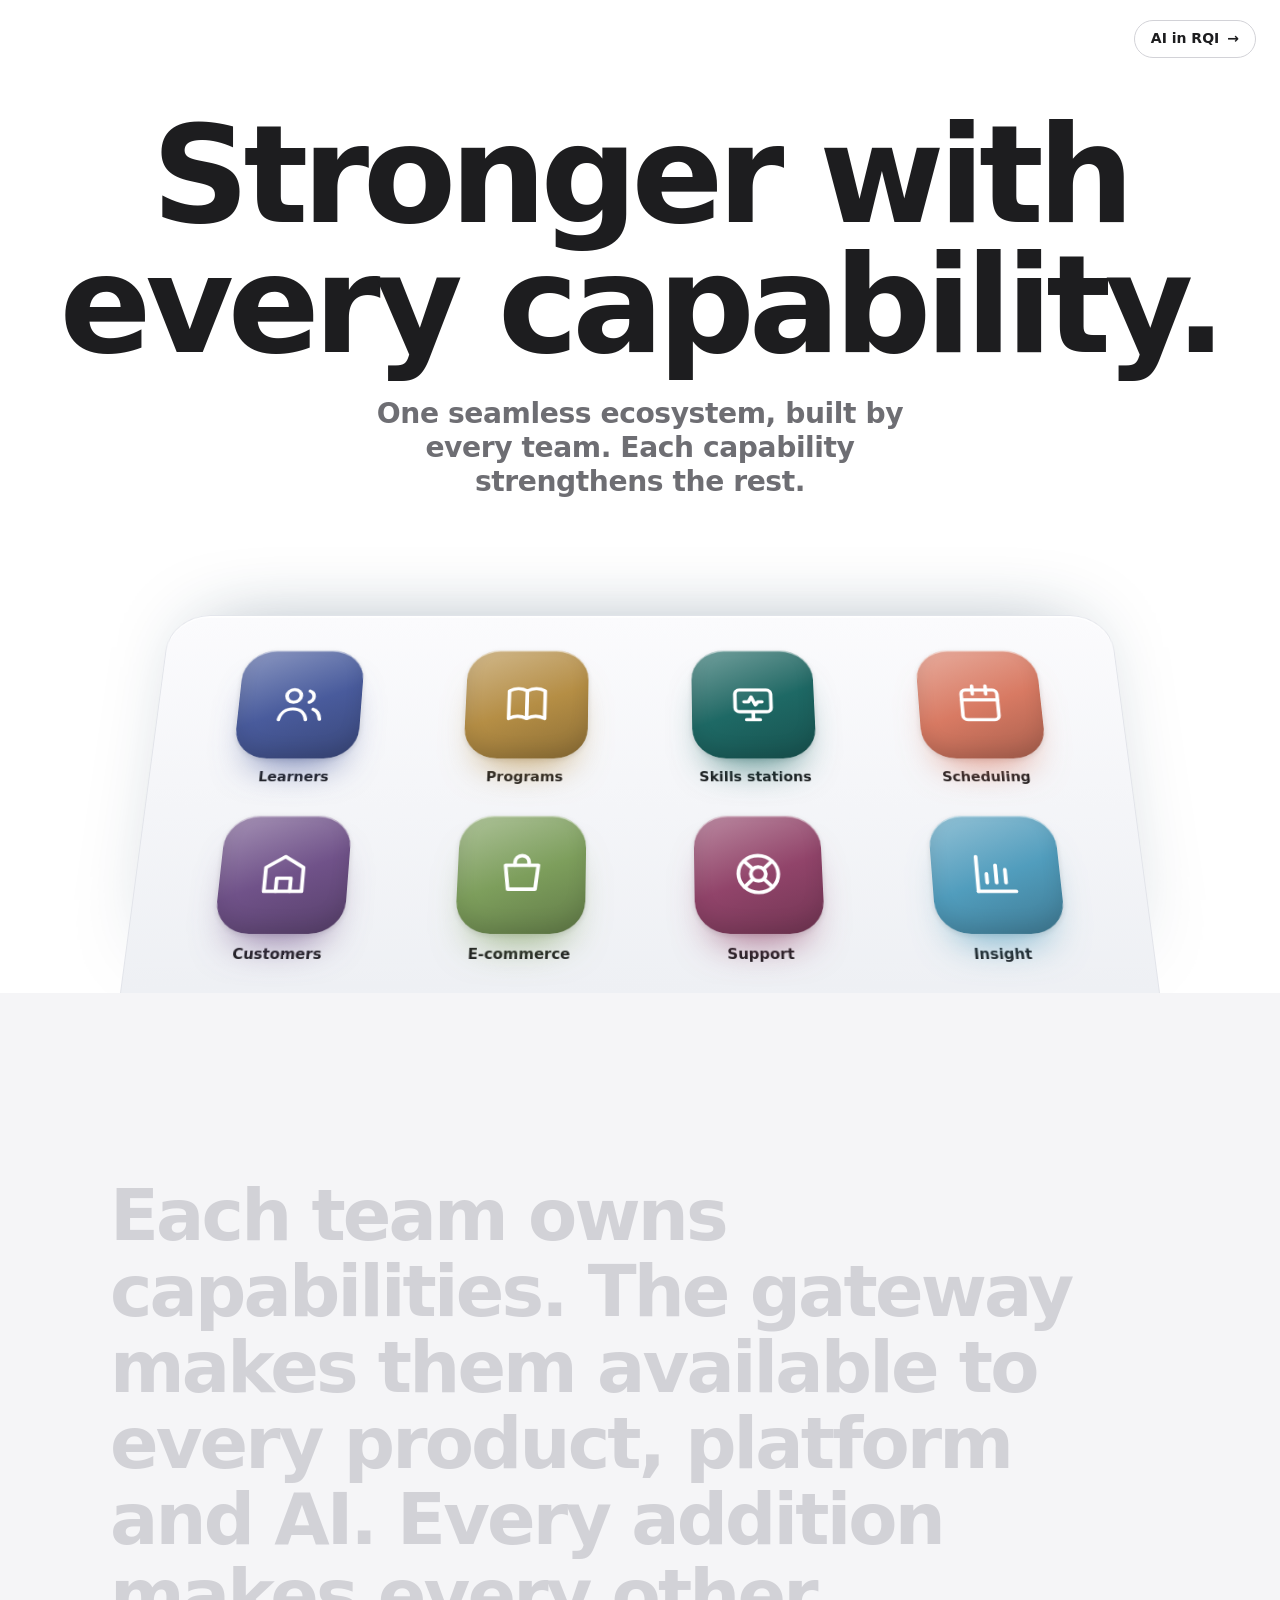
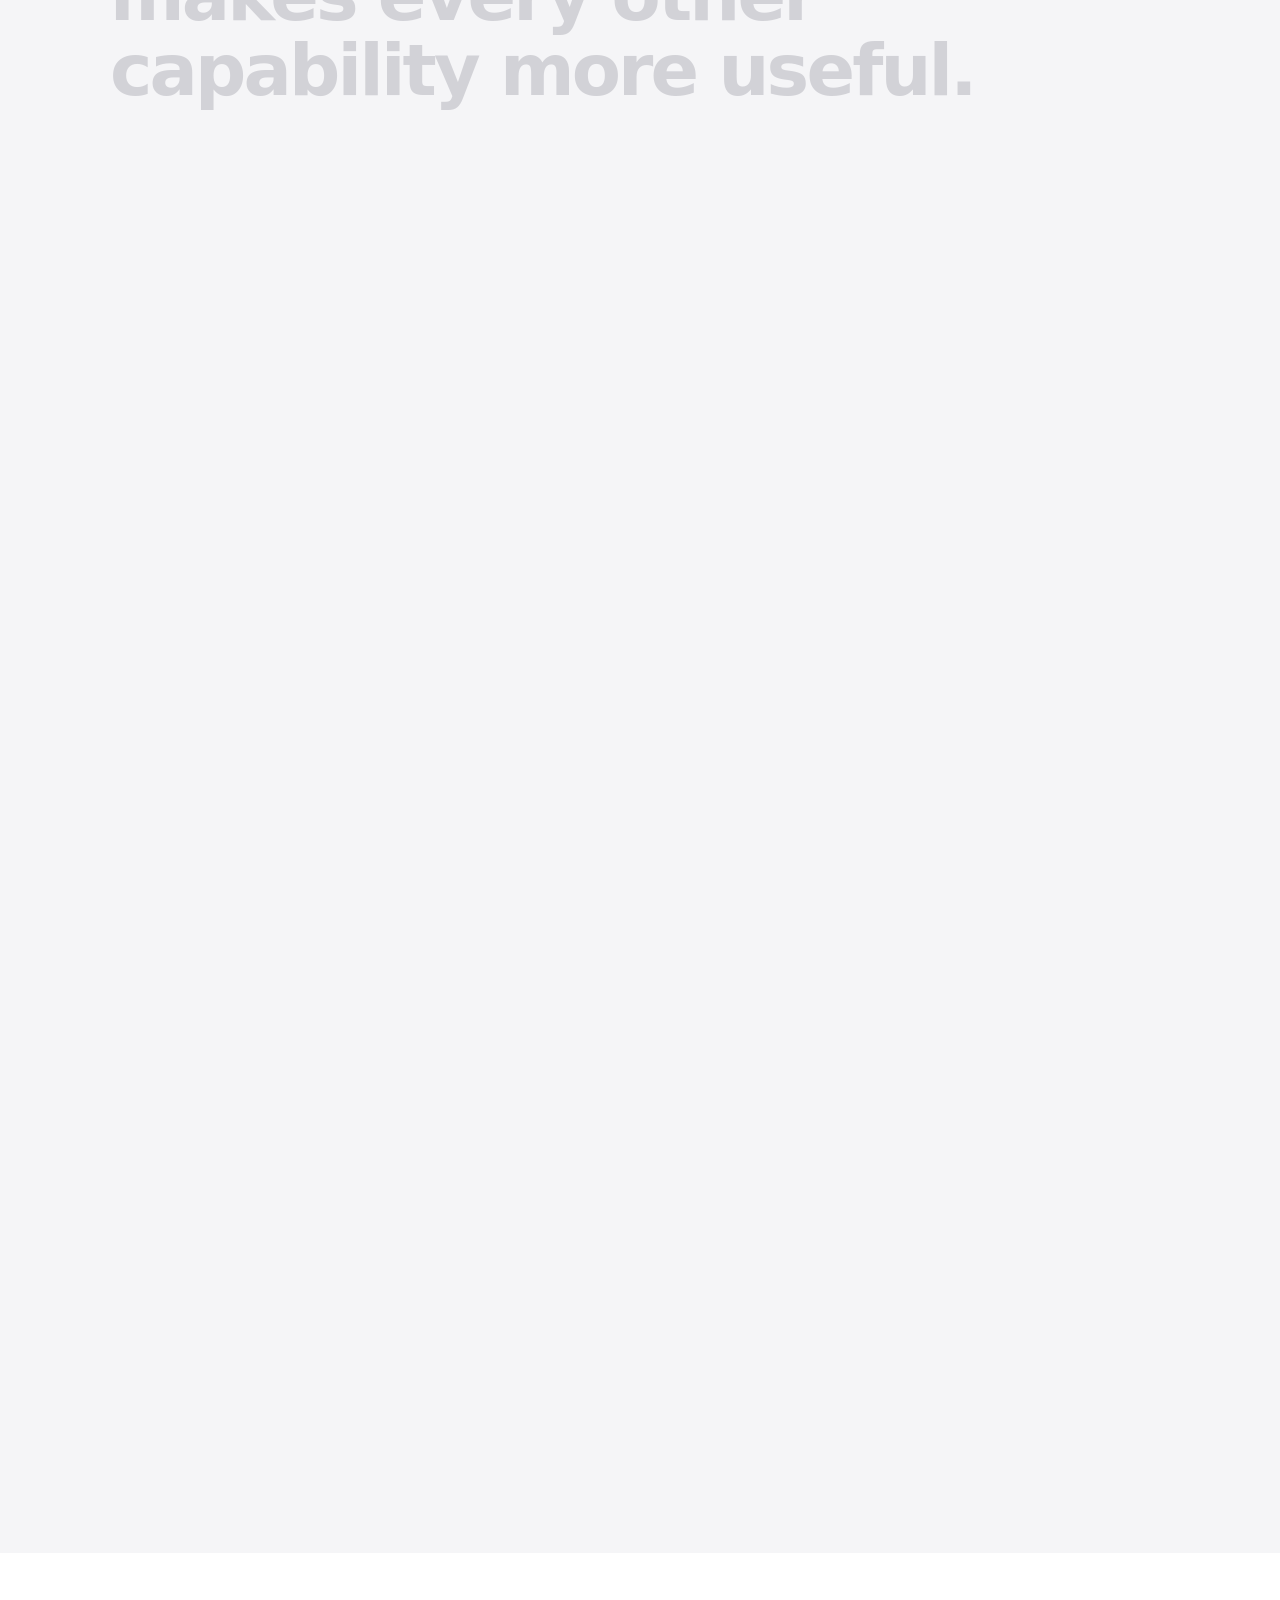
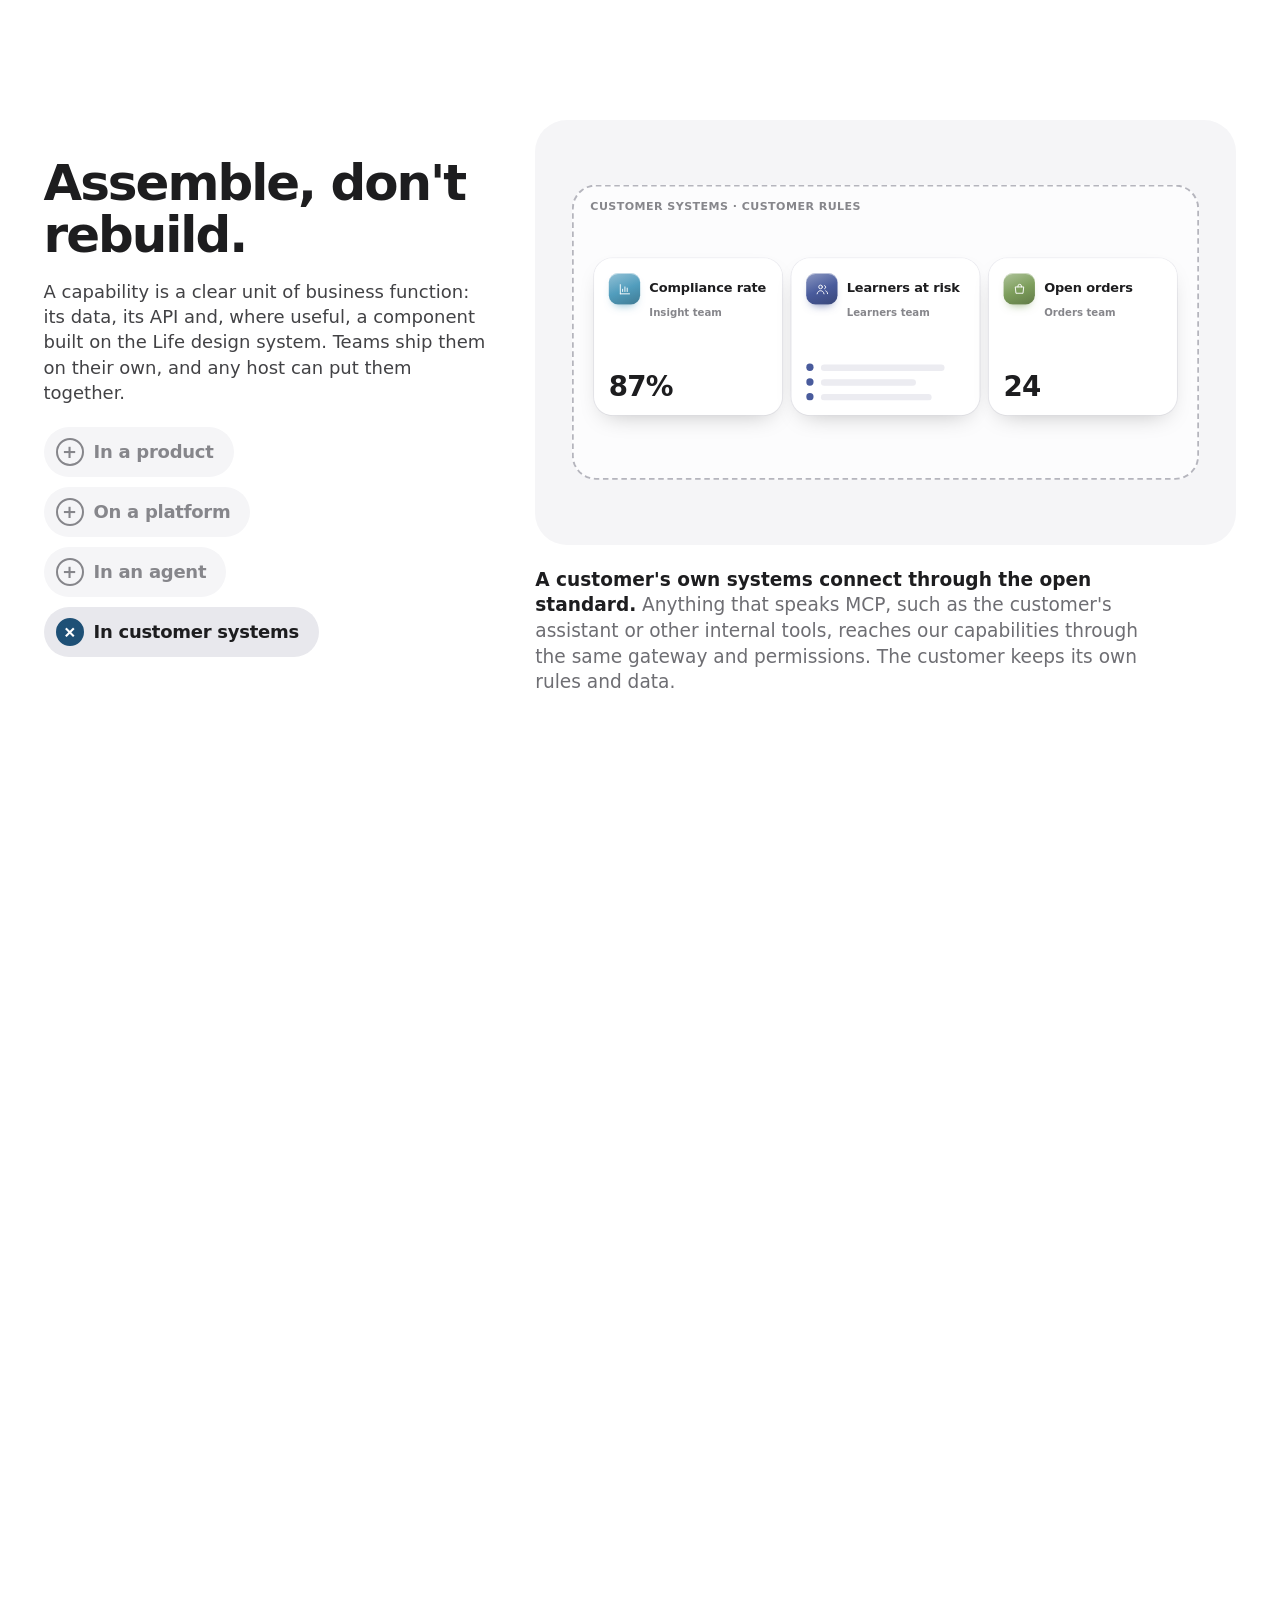
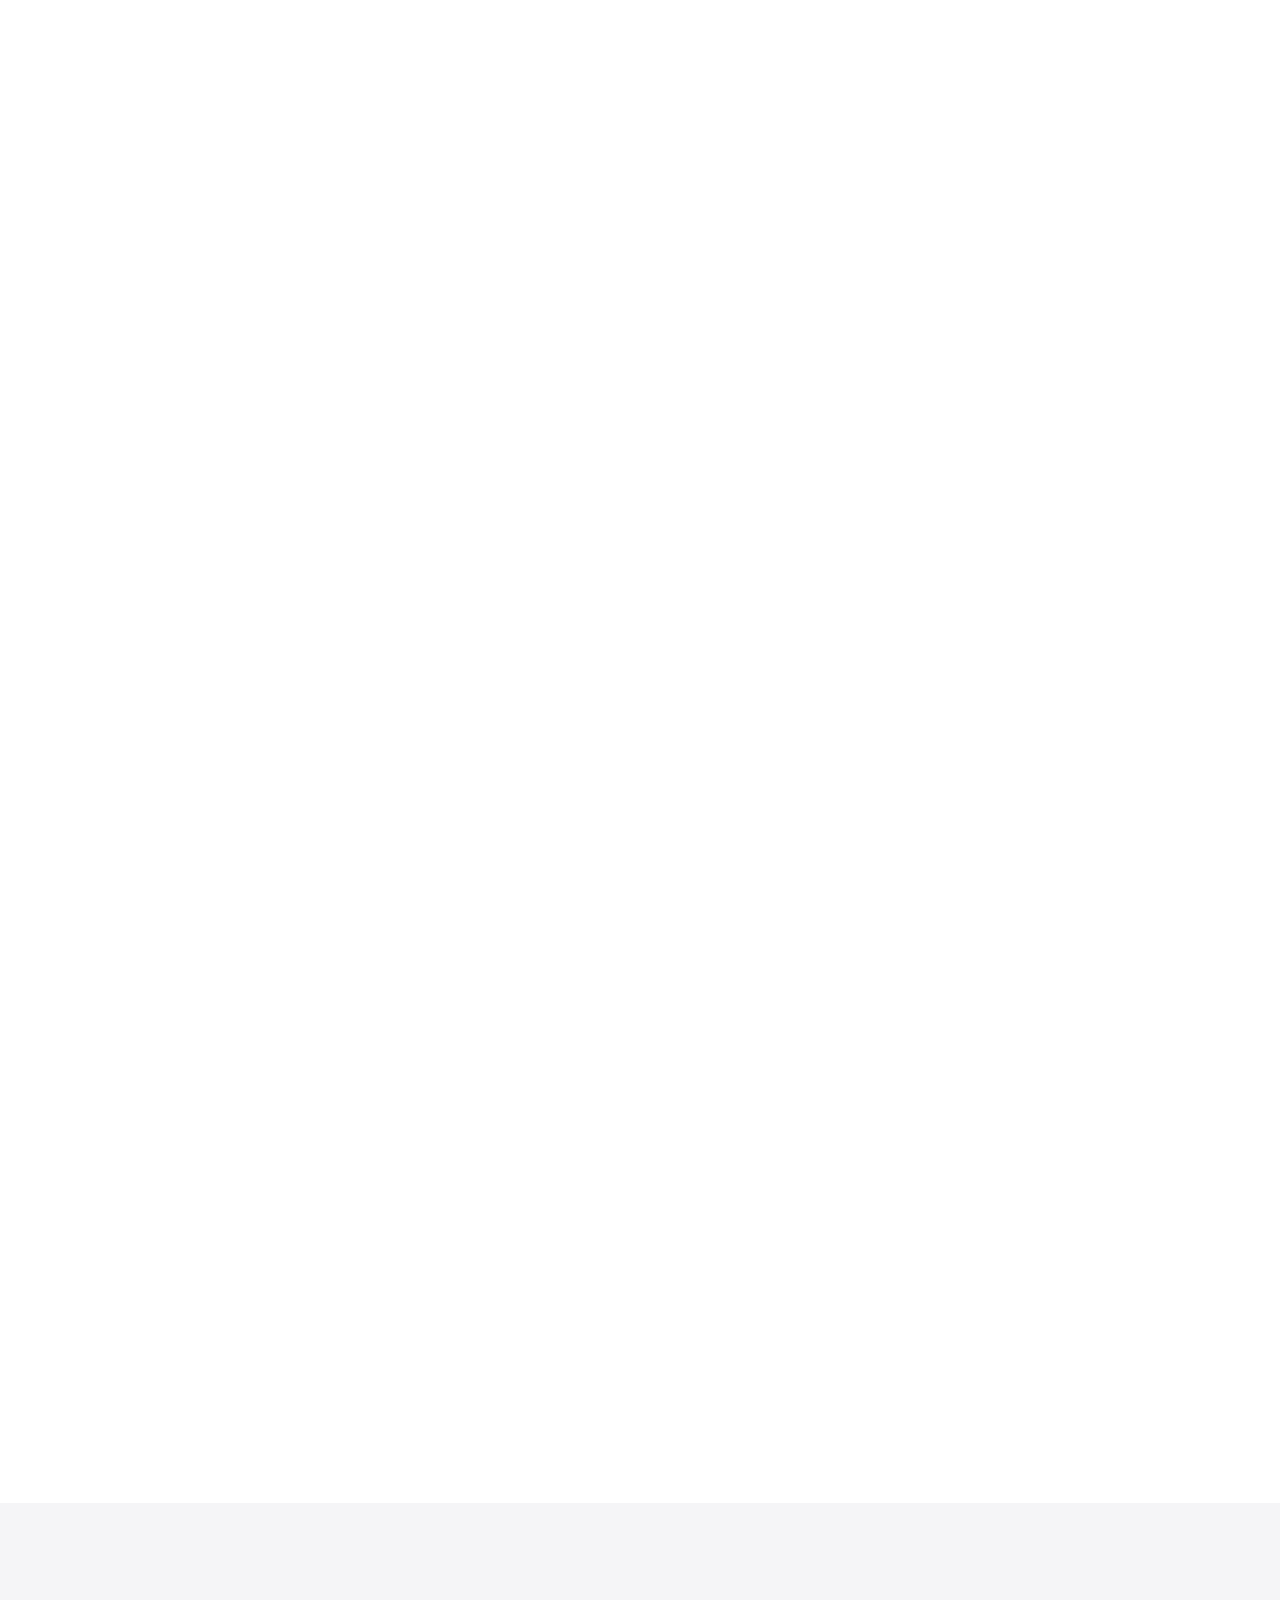
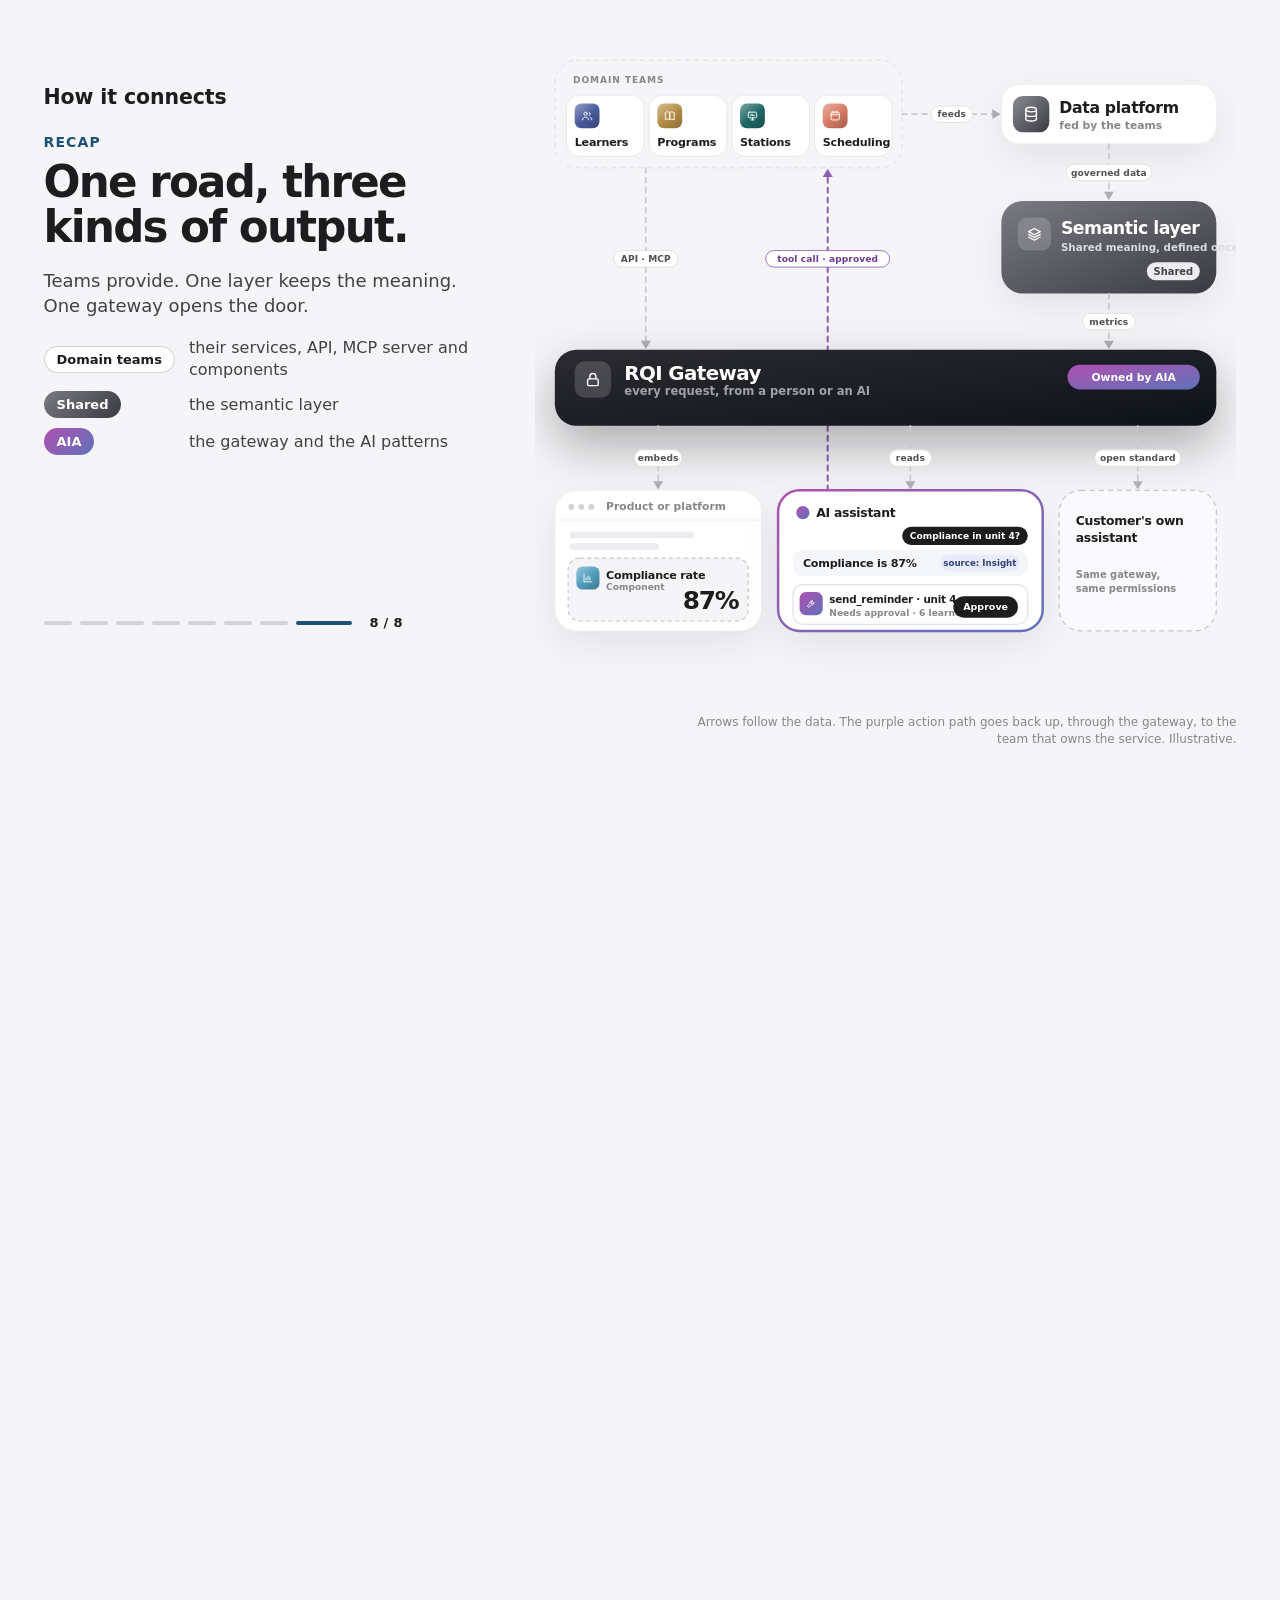
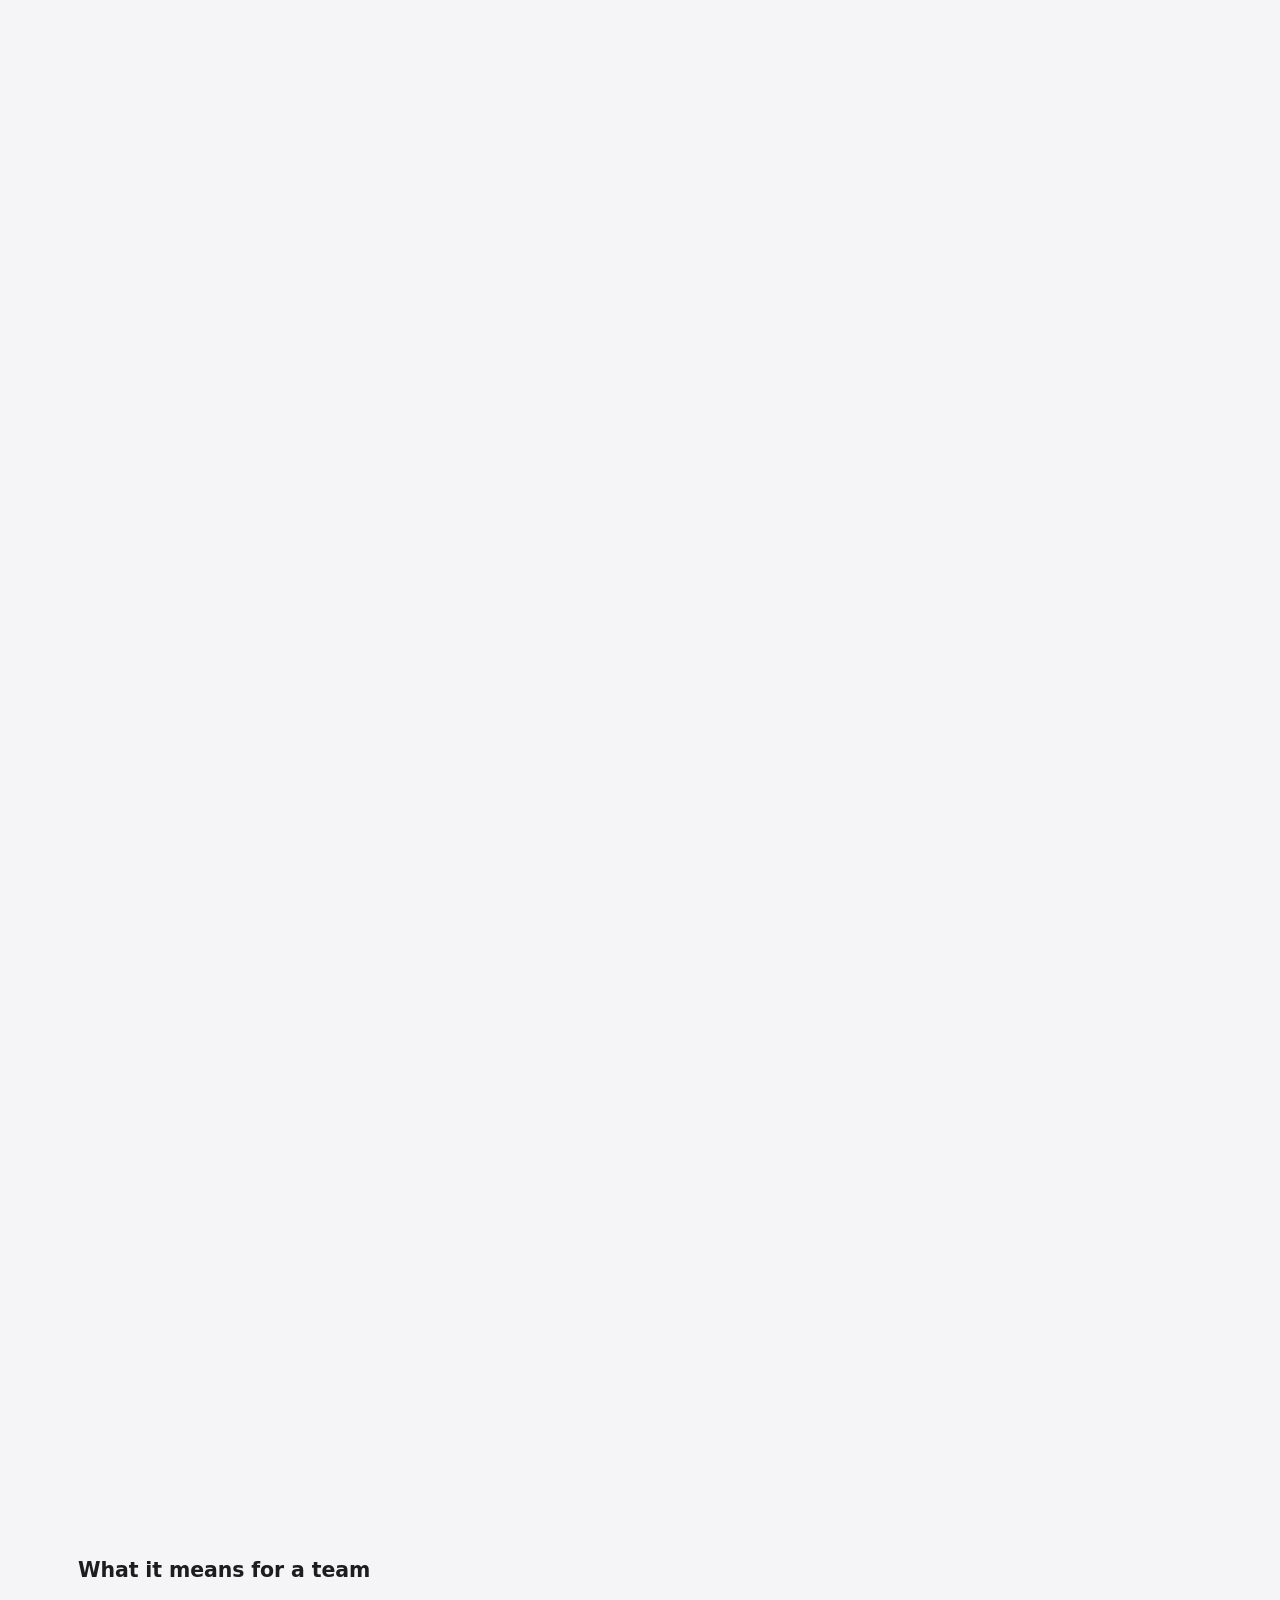
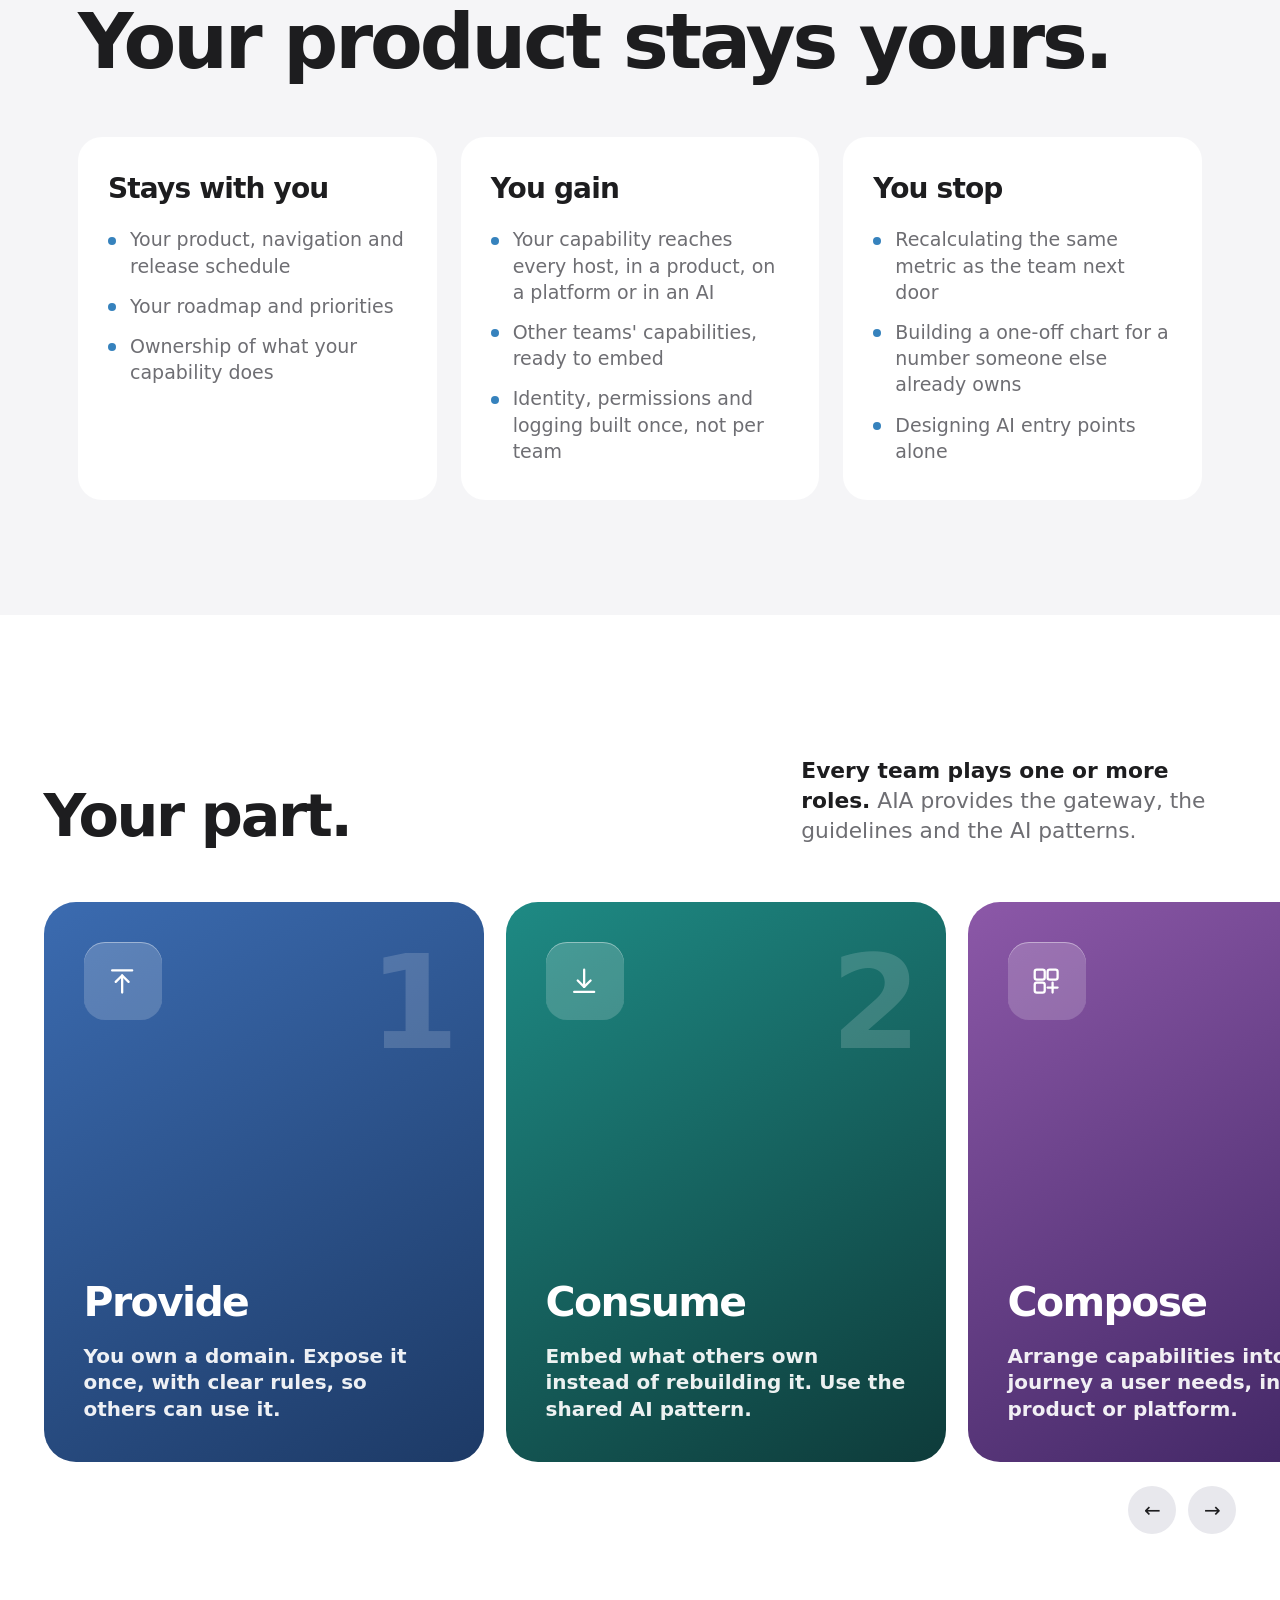
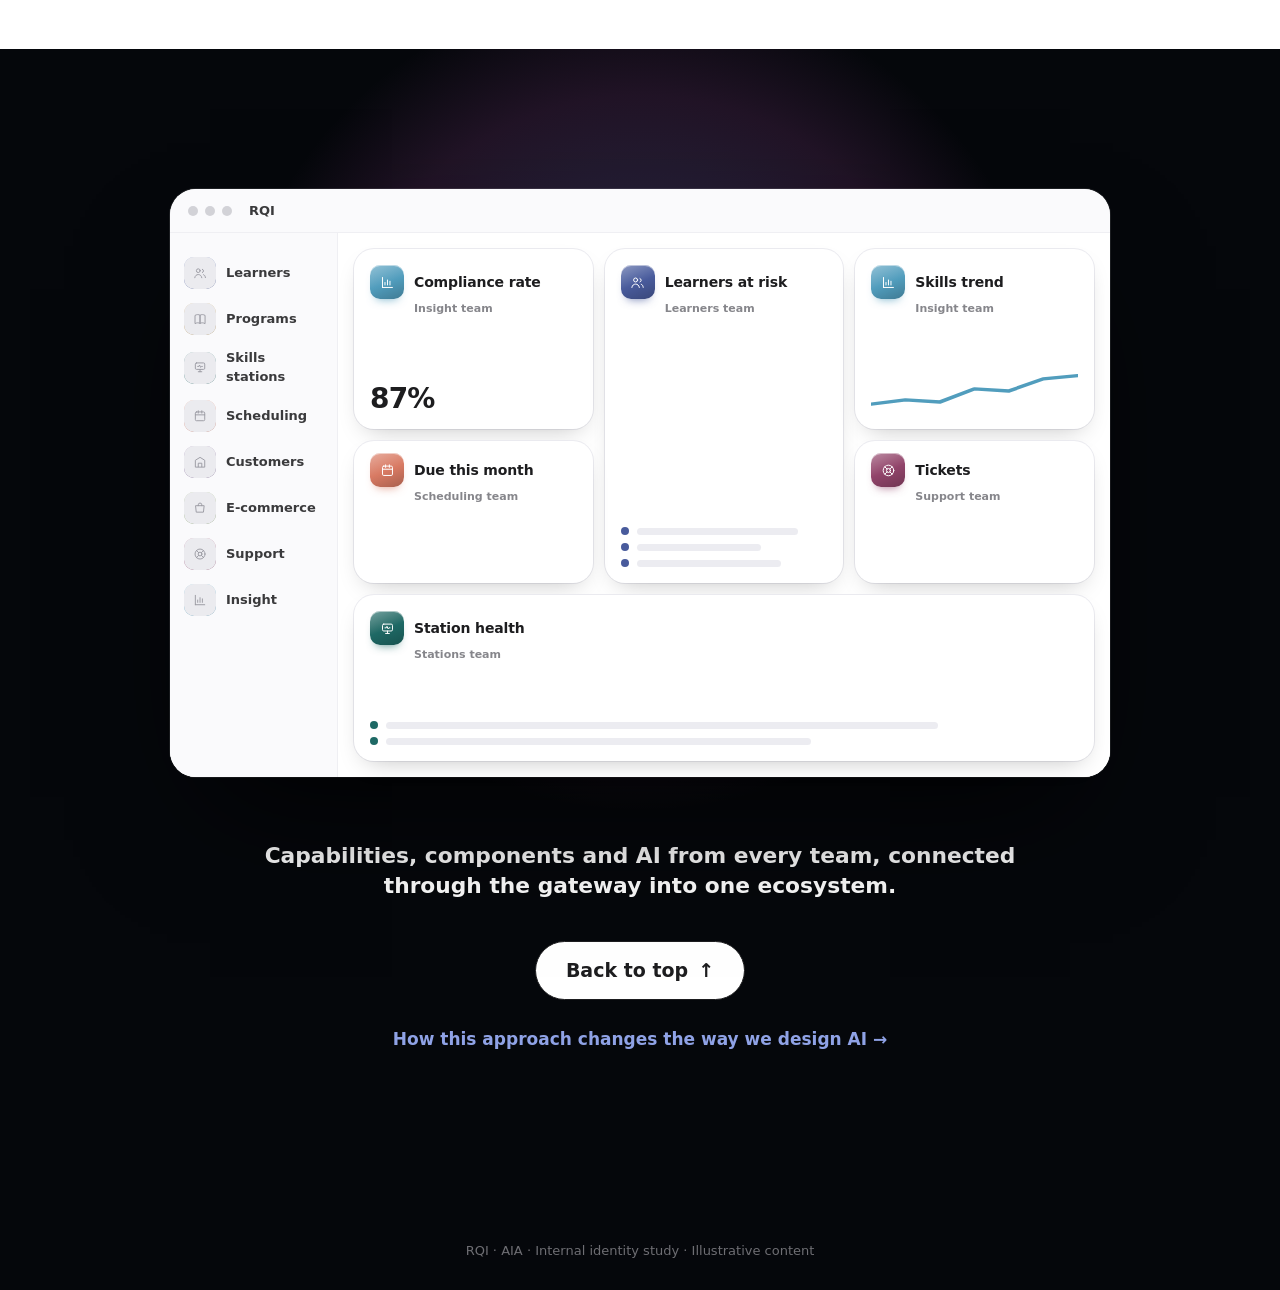
<file: index.html>
<!doctype html>
<html lang="en">
<head>
<meta charset="utf-8">
<meta name="viewport" content="width=device-width, initial-scale=1">
<title>Modular RQI: identity study</title>
<meta name="description" content="Internal identity study for the modular direction page.">
<link rel="stylesheet" href="https://cdn1.laerdal.com/webfonts/fonts.css">
<link rel="stylesheet" href="identity.css?v=22">
</head>
<body>
<svg width="0" height="0" style="position:absolute" aria-hidden="true"><defs><linearGradient id="hg" x1="0" y1="0" x2="1" y2="1"><stop offset="0" stop-color="#af50af"/><stop offset="1" stop-color="#5f73ba"/></linearGradient></defs></svg>

<main>
<!-- HERO -->
<header class="hero" id="top">
  <a class="herolink" href="ai/">AI in RQI <span aria-hidden="true">&rarr;</span></a>
  <h1 class="display">Stronger with<br>every capability<span class="dot">.</span></h1>
  <p class="sub">One seamless ecosystem, built by every team. Each capability strengthens the rest.</p>
  <div class="board-wrap"><div class="board" id="board" aria-hidden="true"></div></div>
</header>

<!-- STATEMENT -->
<section class="statement" id="statement">
  <div class="stick"><p id="stmt">Each team owns capabilities. The gateway makes them available to every product, platform and AI. Every addition makes every other capability more useful.</p></div>
</section>

<!-- SHAPE-SHIFTER -->
<section class="shape" id="shape">
  <div class="stick">
    <div>
      <h2>Assemble, don't rebuild.</h2>
      <p class="shape-lead">A capability is a clear unit of business function: its data, its API and, where useful, a component built on the Life design system. Teams ship them on their own, and any host can put them together.</p>
      <div class="pills" id="pills"></div>
    </div>
    <div class="shape-right">
      <div class="stage" id="stage" data-mode="0"><div class="stage-in" id="stageIn"></div></div>
      <p class="lead pill-desc" id="pdesc"></p>
    </div>
  </div>
</section>

<!-- DATA -->
<section class="dscene" id="data">
  <div class="stick">
    <div class="dleft">
      <p class="eyebrow" style="margin-bottom:14px">How it connects</p>
      <div class="dsteps" id="dsteps">
        <div class="dstep on">
          <h2 class="dh">Teams provide. One gateway serves.</h2>
          <p class="dtx">Follow a request from a team's service to a person or an AI, and see who owns each step.</p>
          <p class="dlg"><span class="dchip dom">Domain teams</span><span class="dchip shr">Shared</span><span class="dchip aia">AIA</span></p>
        </div>
        <div class="dstep" aria-hidden="true">
          <p class="dk">1 · Teams provide</p>
          <h3 class="dh">Each team opens its services.</h3>
          <p class="dtx"><span class="dl">What</span>Every team exposes what its domain can do through an API for product screens and an MCP server for AI.</p>
          <p class="dtx"><span class="dl">Why</span>A user or an AI never needs to know whose backend a capability lives in.</p>
          <p class="down"><span class="dchip dom">Provided by each domain team</span></p>
        </div>
        <div class="dstep" aria-hidden="true">
          <p class="dk">2 · Meaning</p>
          <h3 class="dh">The same word means the same thing.</h3>
          <p class="dtx"><span class="dl">What</span>A semantic layer holds shared definitions, such as what a learner or compliance rate is, written once as code. Every team's data is read through it.</p>
          <p class="dtx"><span class="dl">Why</span>Without it, each product calculates its own answer from the same records, and the numbers drift apart until no one can say which is right.</p>
          <p class="down"><span class="dchip shr">One layer, shared by every team</span></p>
          <pre class="dcode2"><b>without</b>  A 1,240 · B 1,187 · C 1,302
<b>with</b>     one definition, one number
<b>metric</b>   total_learners
<b>per</b>      program, unit</pre>
        </div>
        <div class="dstep" aria-hidden="true">
          <p class="dk">3 · Access</p>
          <h3 class="dh">One door for every request.</h3>
          <p class="dtx"><span class="dl">What</span>Whenever a person or an AI asks for something, the request passes through the RQI Gateway. It checks who is asking and what they may see, and logs everything.</p>
          <p class="dtx"><span class="dl">Why</span>Identity and permissions are built once, not per team. An AI never sees more than the person it works for.</p>
          <p class="down"><span class="dchip aia">Owned by AIA</span></p>
        </div>
        <div class="dstep" aria-hidden="true">
          <p class="dk">4 · Output A: a component</p>
          <h3 class="dh">A component any product can drop in.</h3>
          <p class="dtx"><span class="dl">What</span>The same Compliance rate component can be embedded in any product. It is built on the Life design system, so it needs no design governance of its own, and it gets its number through the gateway.</p>
          <p class="dtx"><span class="dl">Why</span>A team that needs this number embeds the component instead of building its own chart.</p>
          <p class="down"><span class="dchip dom">Built by the providing team, embedded by anyone</span></p>
        </div>
        <div class="dstep" aria-hidden="true">
          <p class="dk">5 · Output B: data AI can read</p>
          <h3 class="dh">AI reads the data, not the screen.</h3>
          <p class="dtx"><span class="dl">What</span>Samaritan AI reads the metric through MCP. The value comes back with its source, and Samaritan uses it in its answer.</p>
          <p class="dtx"><span class="dl">Why</span>AI does not look at charts. It needs the number, what it means and where it came from.</p>
          <p class="down"><span class="dchip aia">Answer pattern owned by AIA</span></p>
          <pre class="dcode2"><b>read</b>     compliance_rate, unit 4
<b>returns</b>  { value: 0.87, source: "Insight" }
<b>answer</b>   "Compliance is 87%."</pre>
        </div>
        <div class="dstep" aria-hidden="true">
          <p class="dk">6 · Output C: AI that acts</p>
          <h3 class="dh">AI can also do things.</h3>
          <p class="dtx"><span class="dl">What</span>Samaritan calls a tool, such as send a reminder. The call goes through the gateway to the team that owns that service, and the result comes back.</p>
          <p class="dtx"><span class="dl">Why</span>Actions follow the same road as reads, so the same identity, permissions and log apply.</p>
          <p class="down"><span class="dchip aia">Tool pattern owned by AIA</span><span class="dchip dom">The team still owns what an action does</span></p>
          <pre class="dcode2"><b>tool call</b>  send_reminder(unit: 4)
<b>gateway</b>    allowed for this admin
<b>returns</b>    { sent: 6 }</pre>
        </div>
        <div class="dstep" aria-hidden="true">
          <p class="dk">Recap</p>
          <h3 class="dh">One road, three kinds of output.</h3>
          <p class="dtx">Teams provide. One layer keeps the meaning. One gateway opens the door.</p>
          <div class="drec">
            <span class="dchip dom">Domain teams</span><span>their services, API, MCP server and components</span>
            <span class="dchip shr">Shared</span><span>the semantic layer</span>
            <span class="dchip aia">AIA</span><span>the gateway and the AI patterns</span>
          </div>
        </div>
      </div>
      <div class="ddots" id="ddots"><i class="on"></i><i></i><i></i><i></i><i></i><i></i><i></i><i></i></div>
    </div>
    <div class="dstage" id="dstage"><div id="dataViz"></div><p class="note">Arrows follow the data. The purple action path goes back up, through the gateway, to the team that owns the service. Illustrative.</p></div>
  </div>
</section>

<!-- TEAM -->
<section class="team" id="team">
  <div class="wrap">
    <p class="eyebrow">What it means for a team</p>
    <h2 class="h2">Your product stays yours<span class="dot">.</span></h2>
    <div class="tgrid">
      <div class="tc"><h3>Stays with you</h3><ul><li>Your product, navigation and release schedule</li><li>Your roadmap and priorities</li><li>Ownership of what your capability does</li></ul></div>
      <div class="tc"><h3>You gain</h3><ul><li>Your capability reaches every host, in a product, on a platform or in an AI</li><li>Other teams' capabilities, ready to embed</li><li>Identity, permissions and logging built once, not per team</li></ul></div>
      <div class="tc"><h3>You stop</h3><ul><li>Recalculating the same metric as the team next door</li><li>Building a one-off chart for a number someone else already owns</li><li>Designing AI entry points alone</li></ul></div>
    </div>
  </div>
</section>

<!-- RAIL -->
<section class="rail-sec" id="how">
  <div class="wrap rail-head">
    <h2 class="h2">Your part.</h2>
    <p class="lead" style="max-width:20em"><b>Every team plays one or more roles.</b> AIA provides the gateway, the guidelines and the AI patterns.</p>
  </div>
  <div class="rail" id="rail">
    <article class="rcard r1"><span class="num">1</span><div class="tile k8" style="--s:78px" id="ri1"></div><h3>Provide</h3><p>You own a domain. Expose it once, with clear rules, so others can use it.</p></article>
    <article class="rcard r2"><span class="num">2</span><div class="tile k3" id="ri2"></div><h3>Consume</h3><p>Embed what others own instead of rebuilding it. Use the shared AI pattern.</p></article>
    <article class="rcard r3"><span class="num">3</span><div class="tile k5" id="ri3"></div><h3>Compose</h3><p>Arrange capabilities into the journey a user needs, in any product or platform.</p></article>
    <article class="rcard r4"><span class="num">AIA</span><div class="tile k1" id="ri4"></div><h3>The toolkit</h3><p>An MCP gateway, guidelines and workflows for the modular approach, and <a class="link" href="ai/">Samaritan AI patterns</a>.</p></article>
  </div>
  <div class="ctrls"><button id="prev" aria-label="Previous">&#8592;</button><button id="next" aria-label="Next">&#8594;</button></div>
</section>

<!-- CLOSE -->
<section class="close" id="close">
  <div class="wrap">
    <div class="navb" id="navb" aria-hidden="true"></div>
    <p class="lead"><b>Capabilities, components and AI from every team, connected through the gateway into one ecosystem.</b></p>
    <a class="btn top" href="#top">Back to top <span aria-hidden="true">&uarr;</span></a>
    <p class="lead2"><a class="link" href="ai/">How this approach changes the way we design AI &rarr;</a></p>
  </div>
</section>

</main>
<footer>RQI · AIA · Internal identity study · Illustrative content</footer>
<script src="common.js?v=1"></script>
<script src="identity.js?v=25"></script>
</body>
</html>
</file>
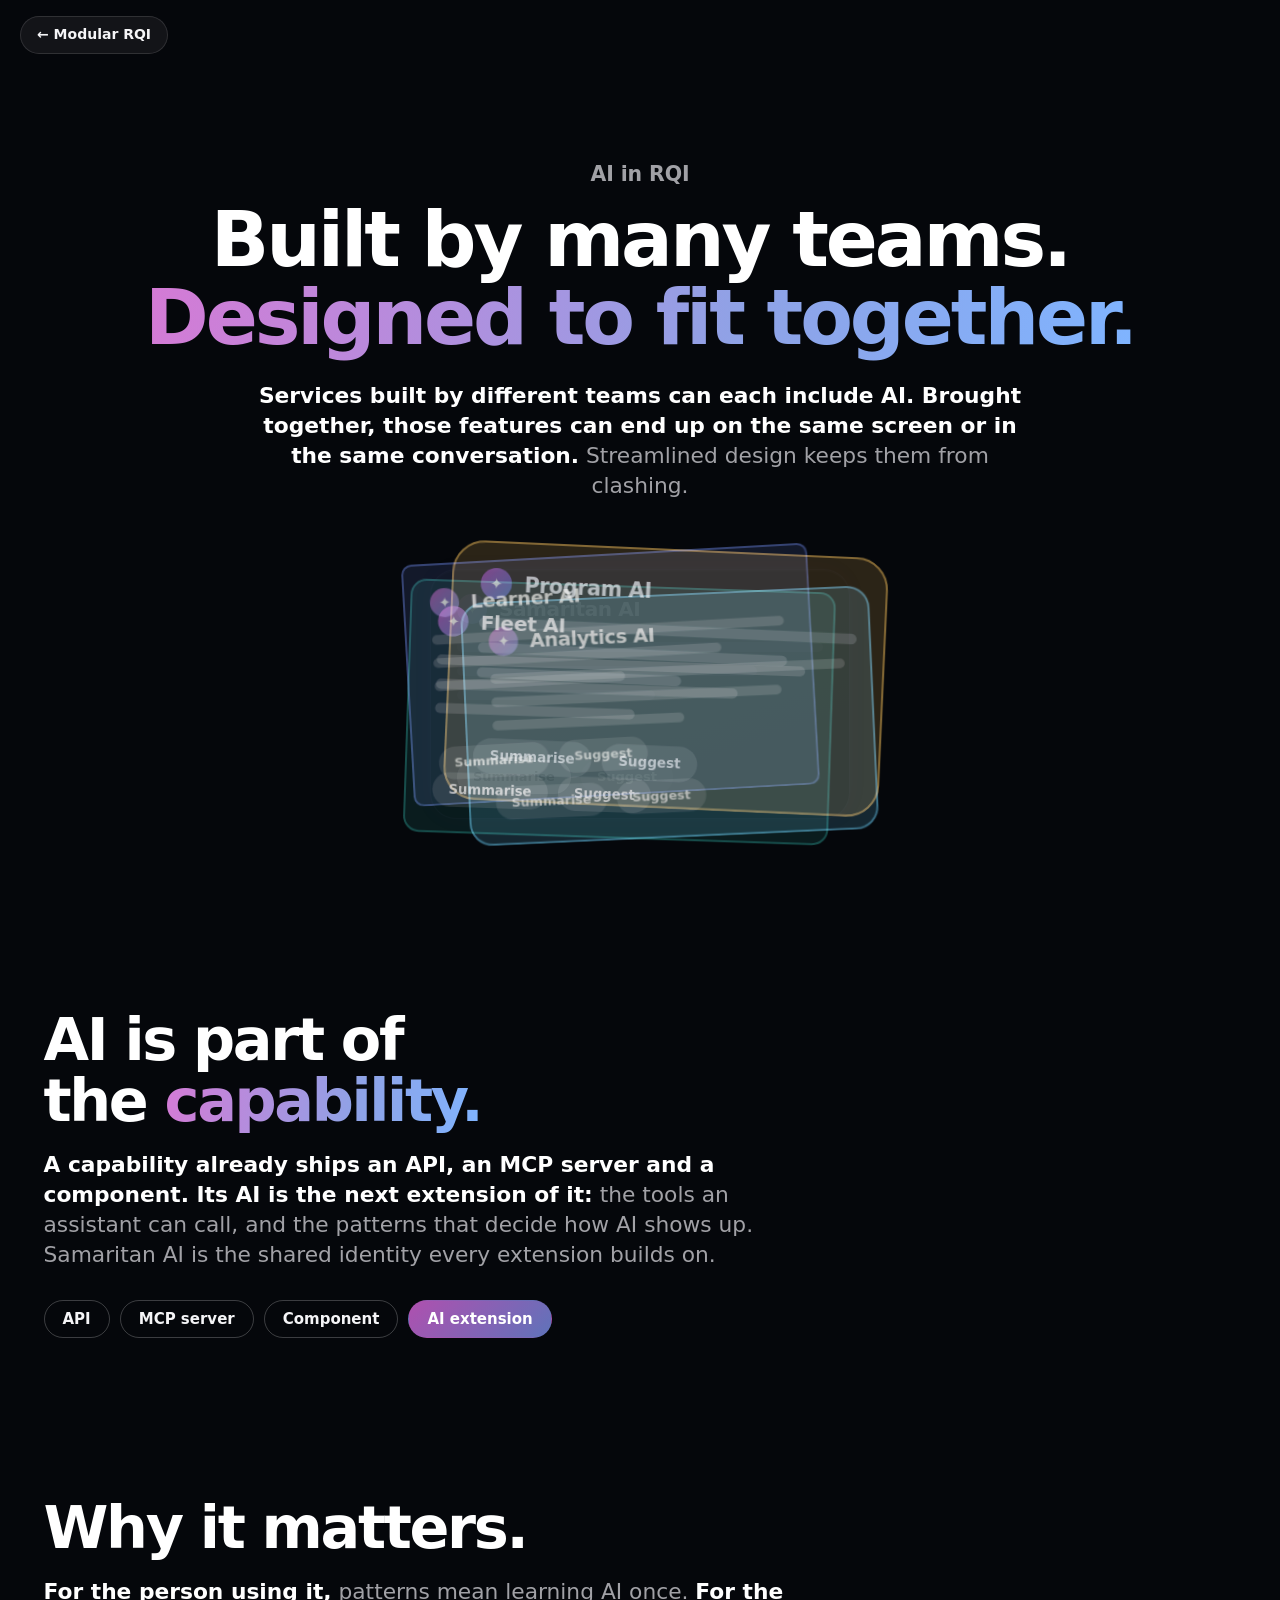
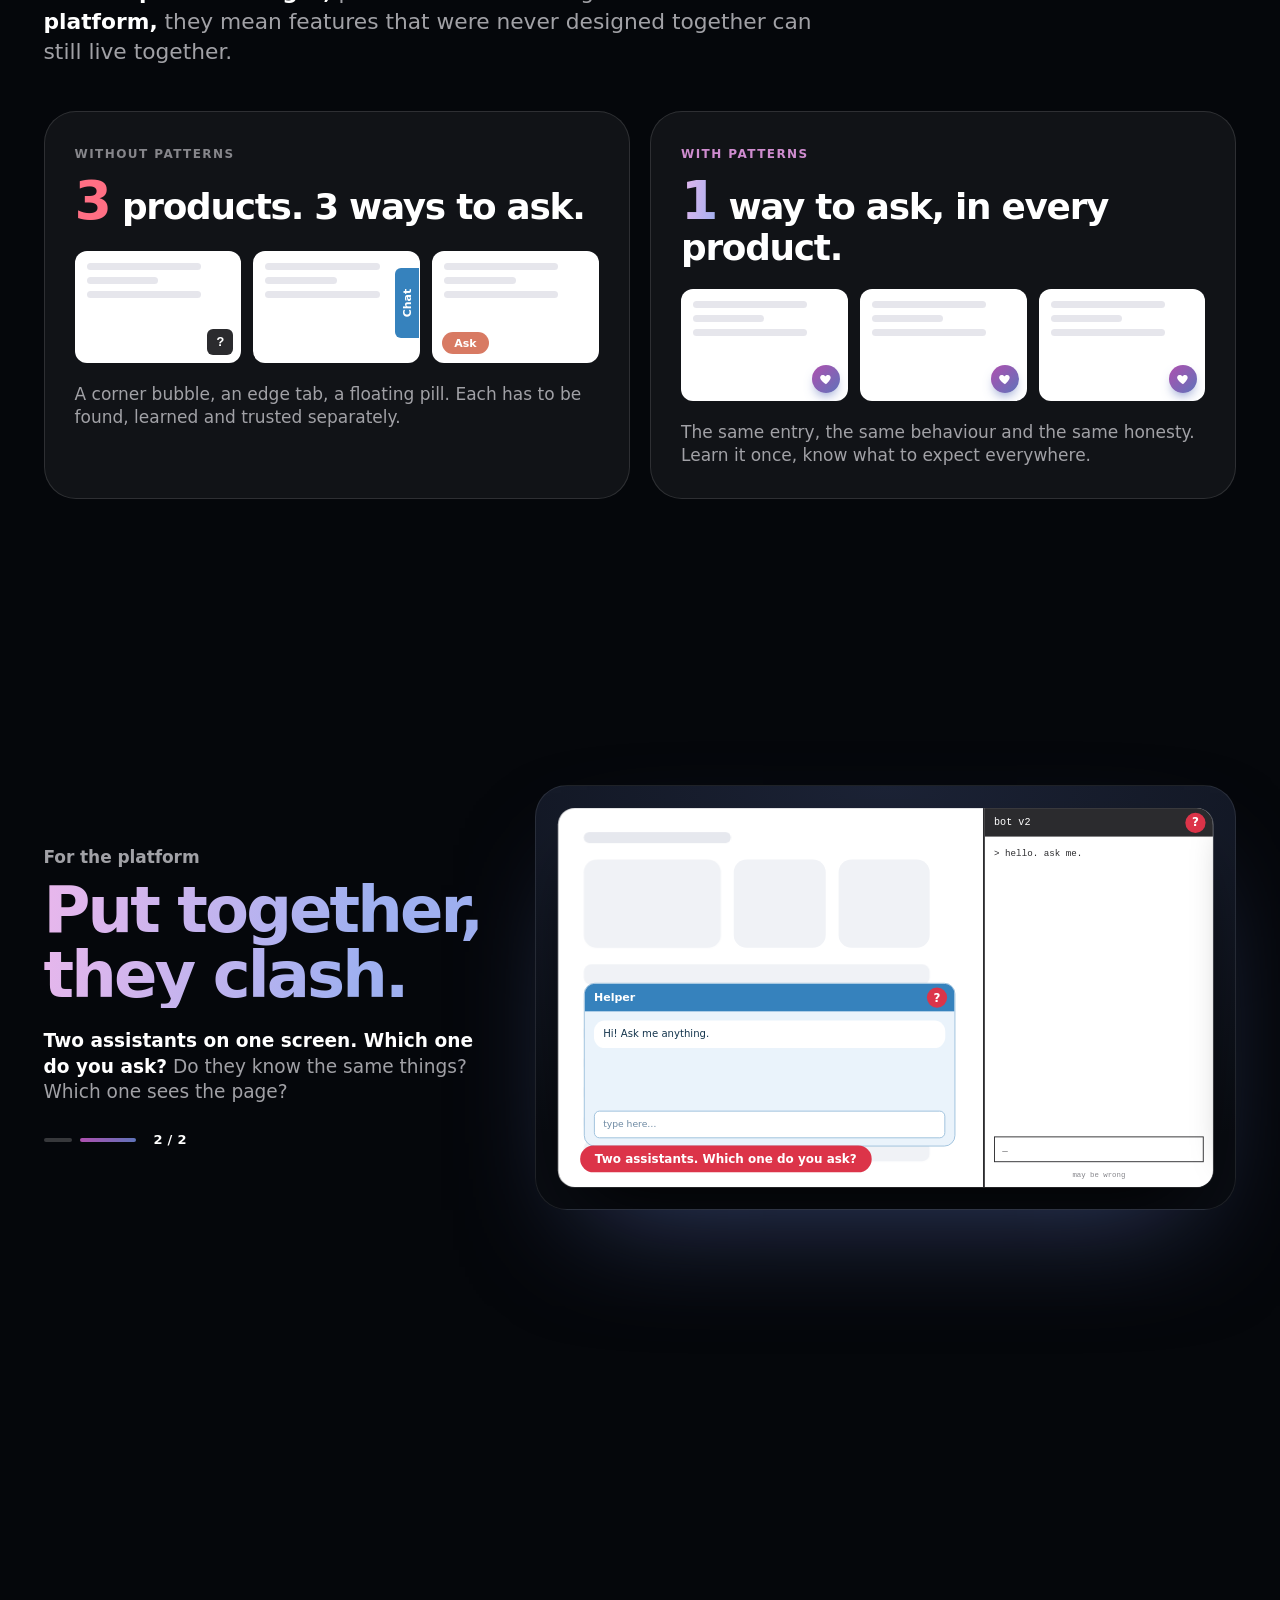
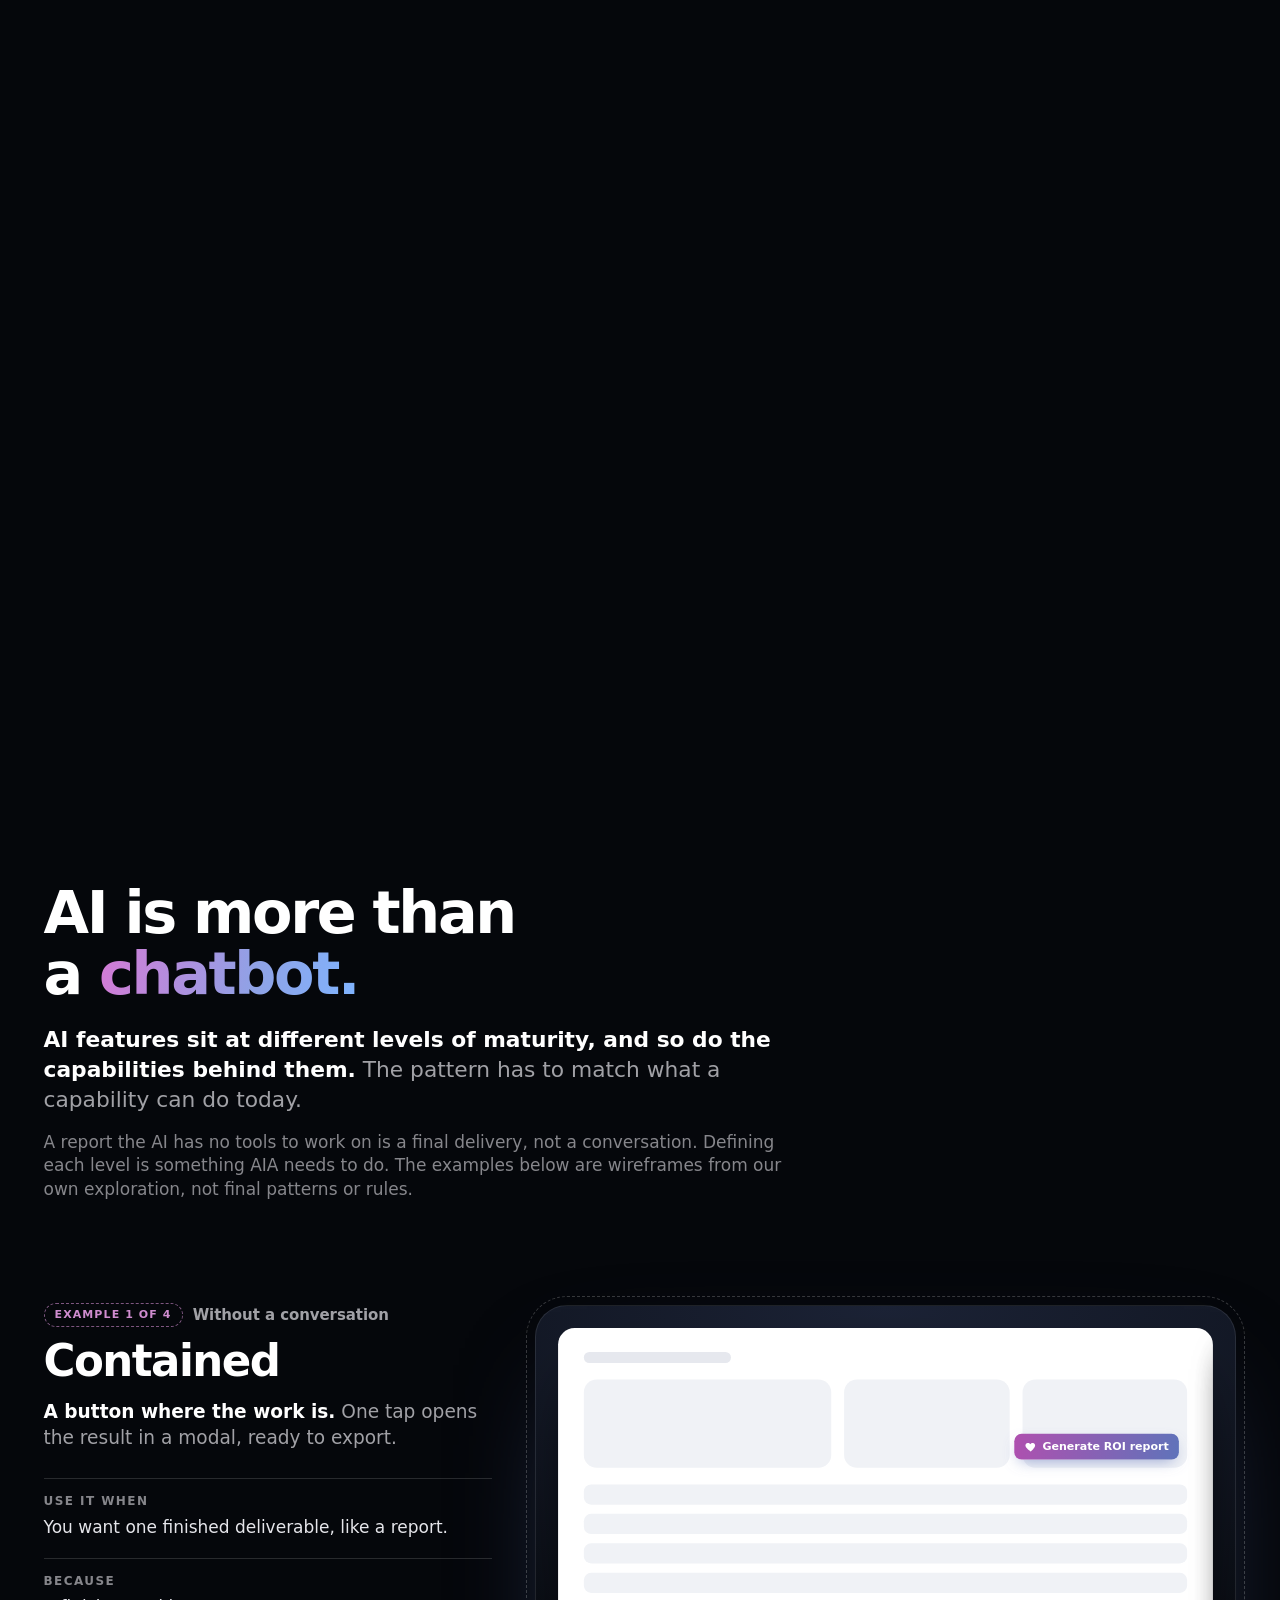
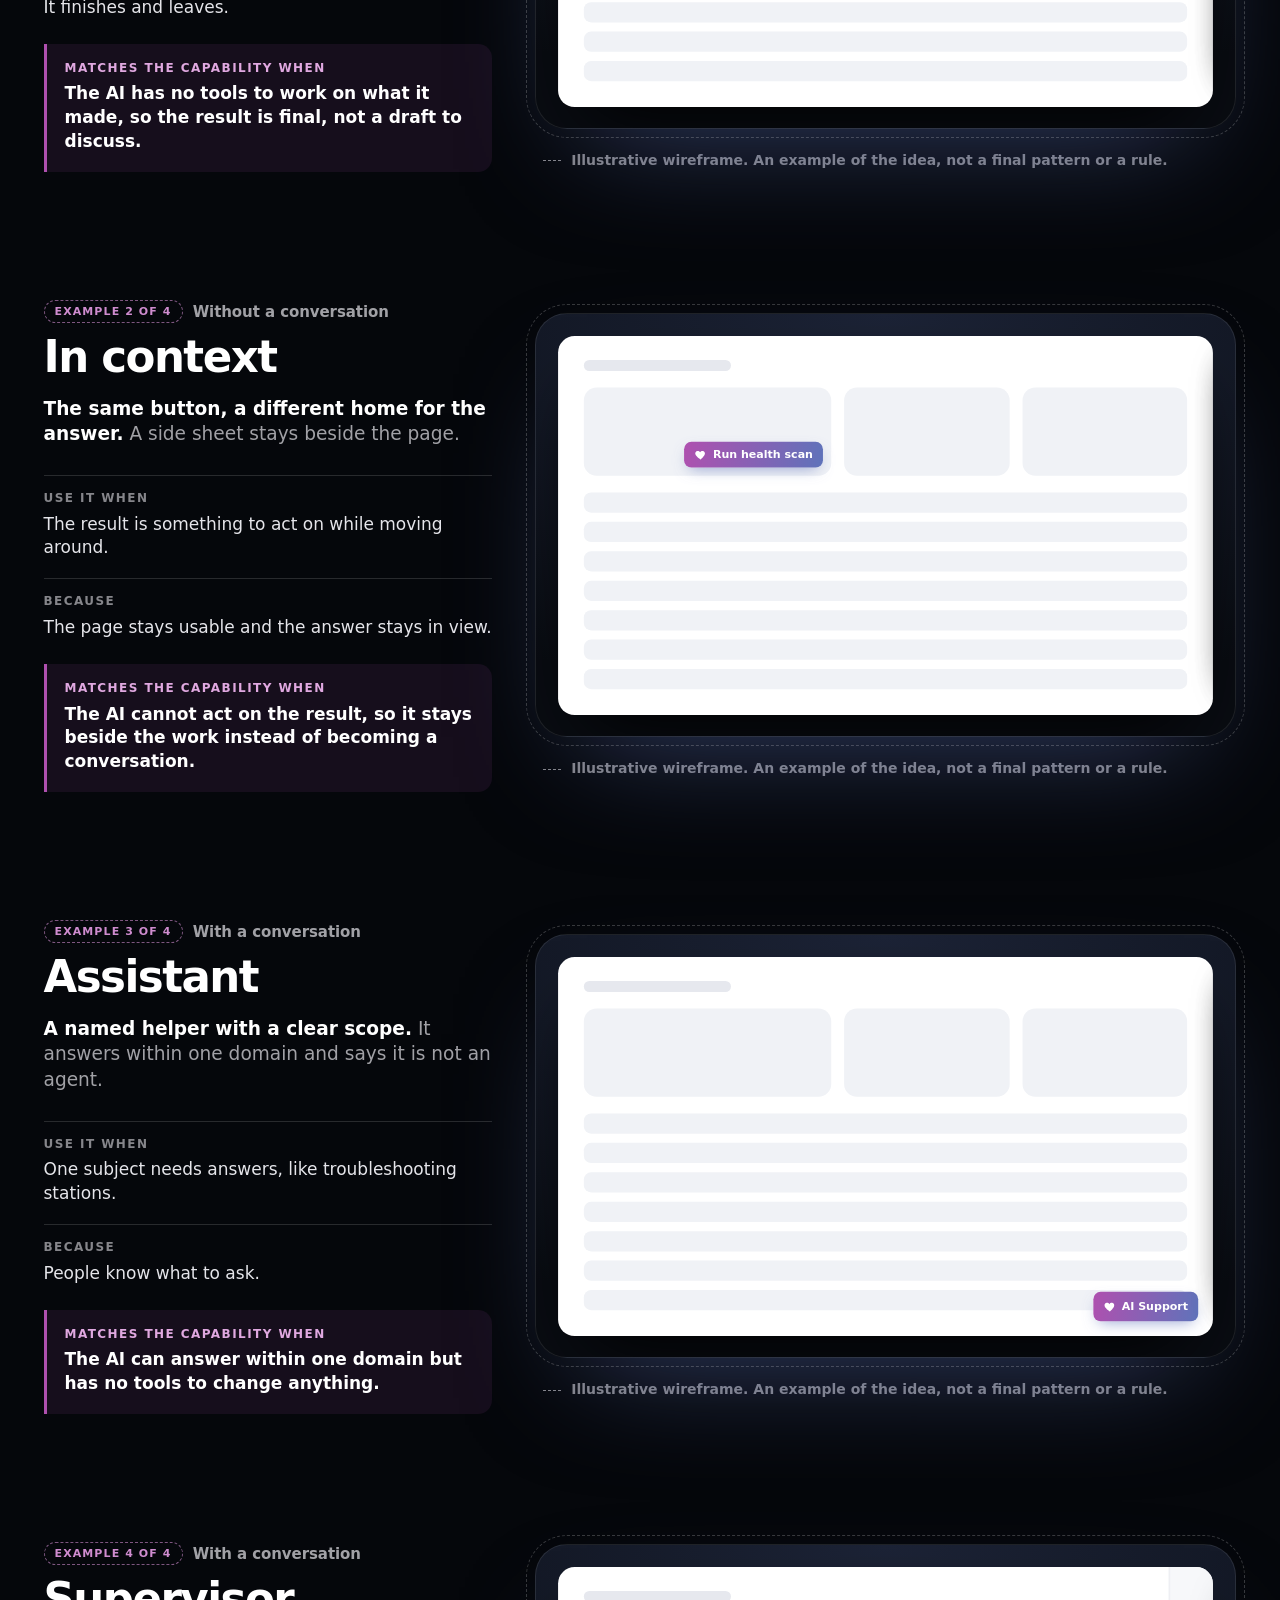
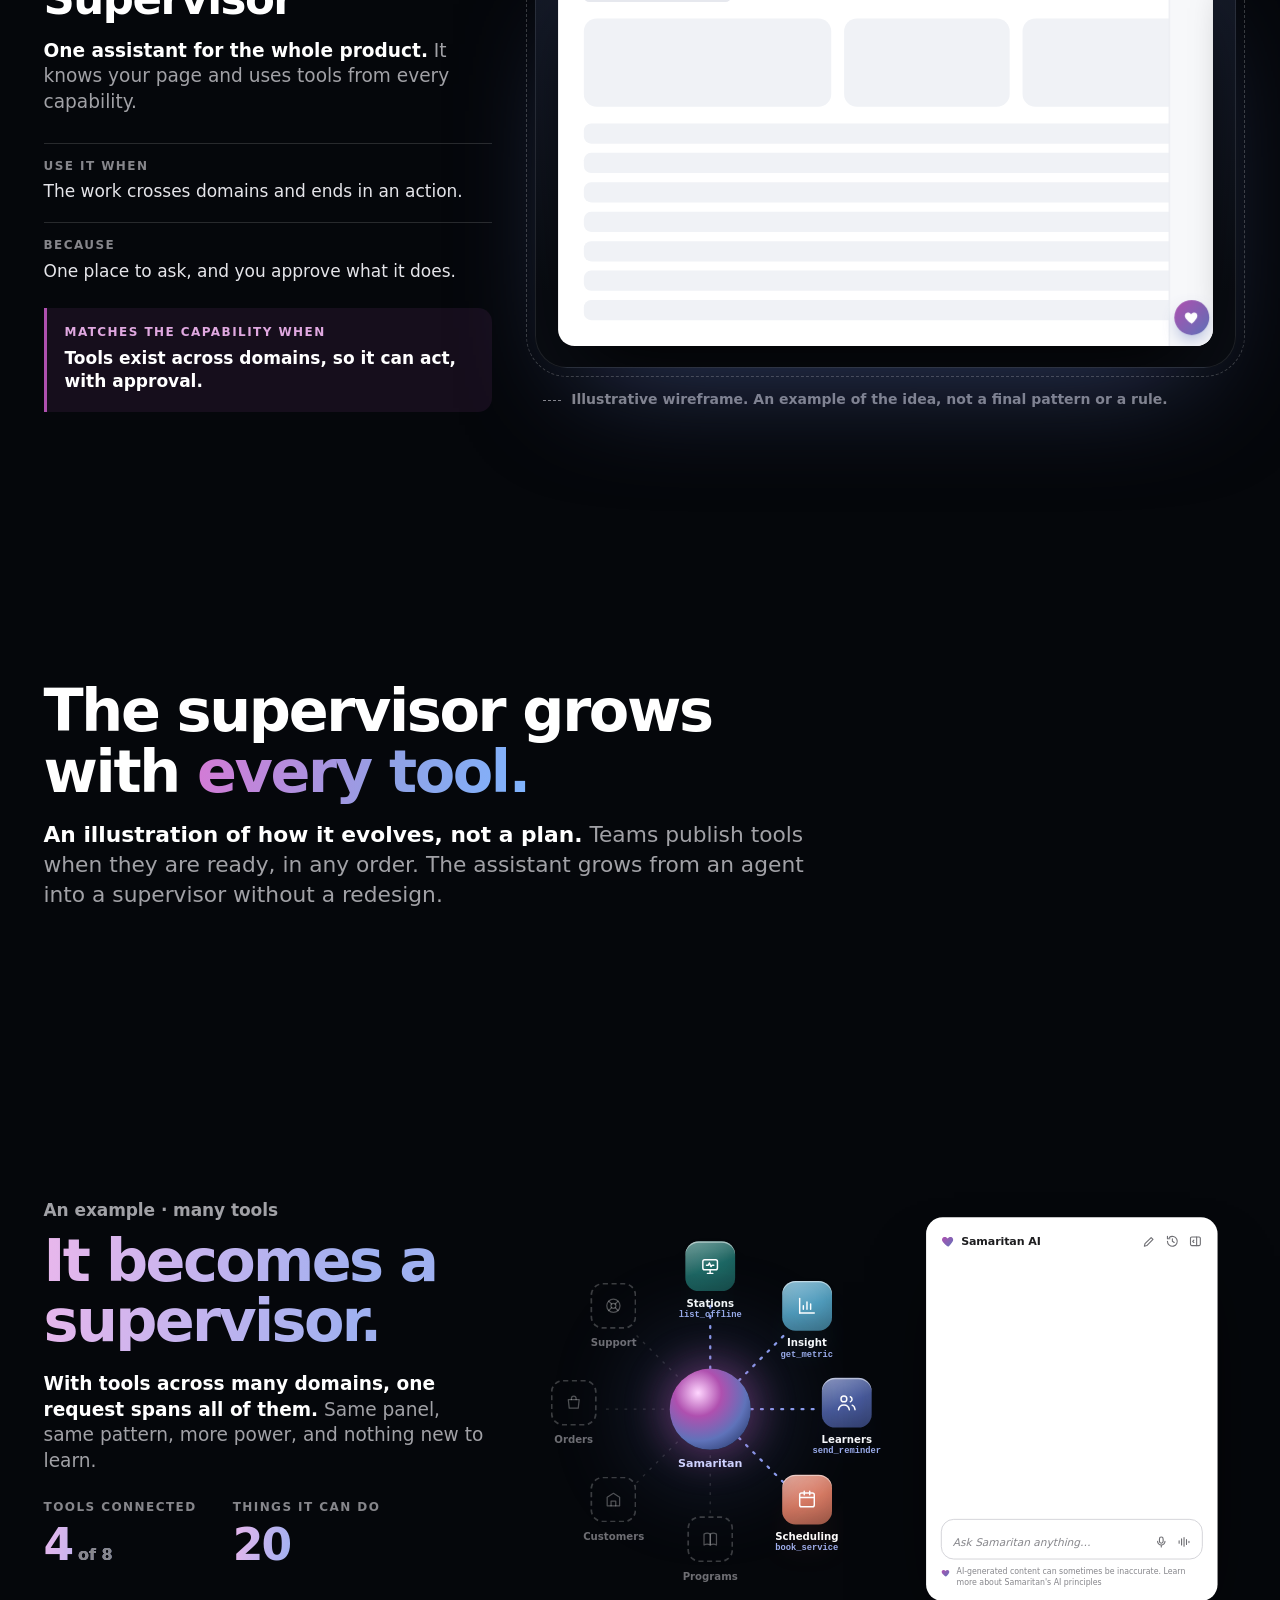
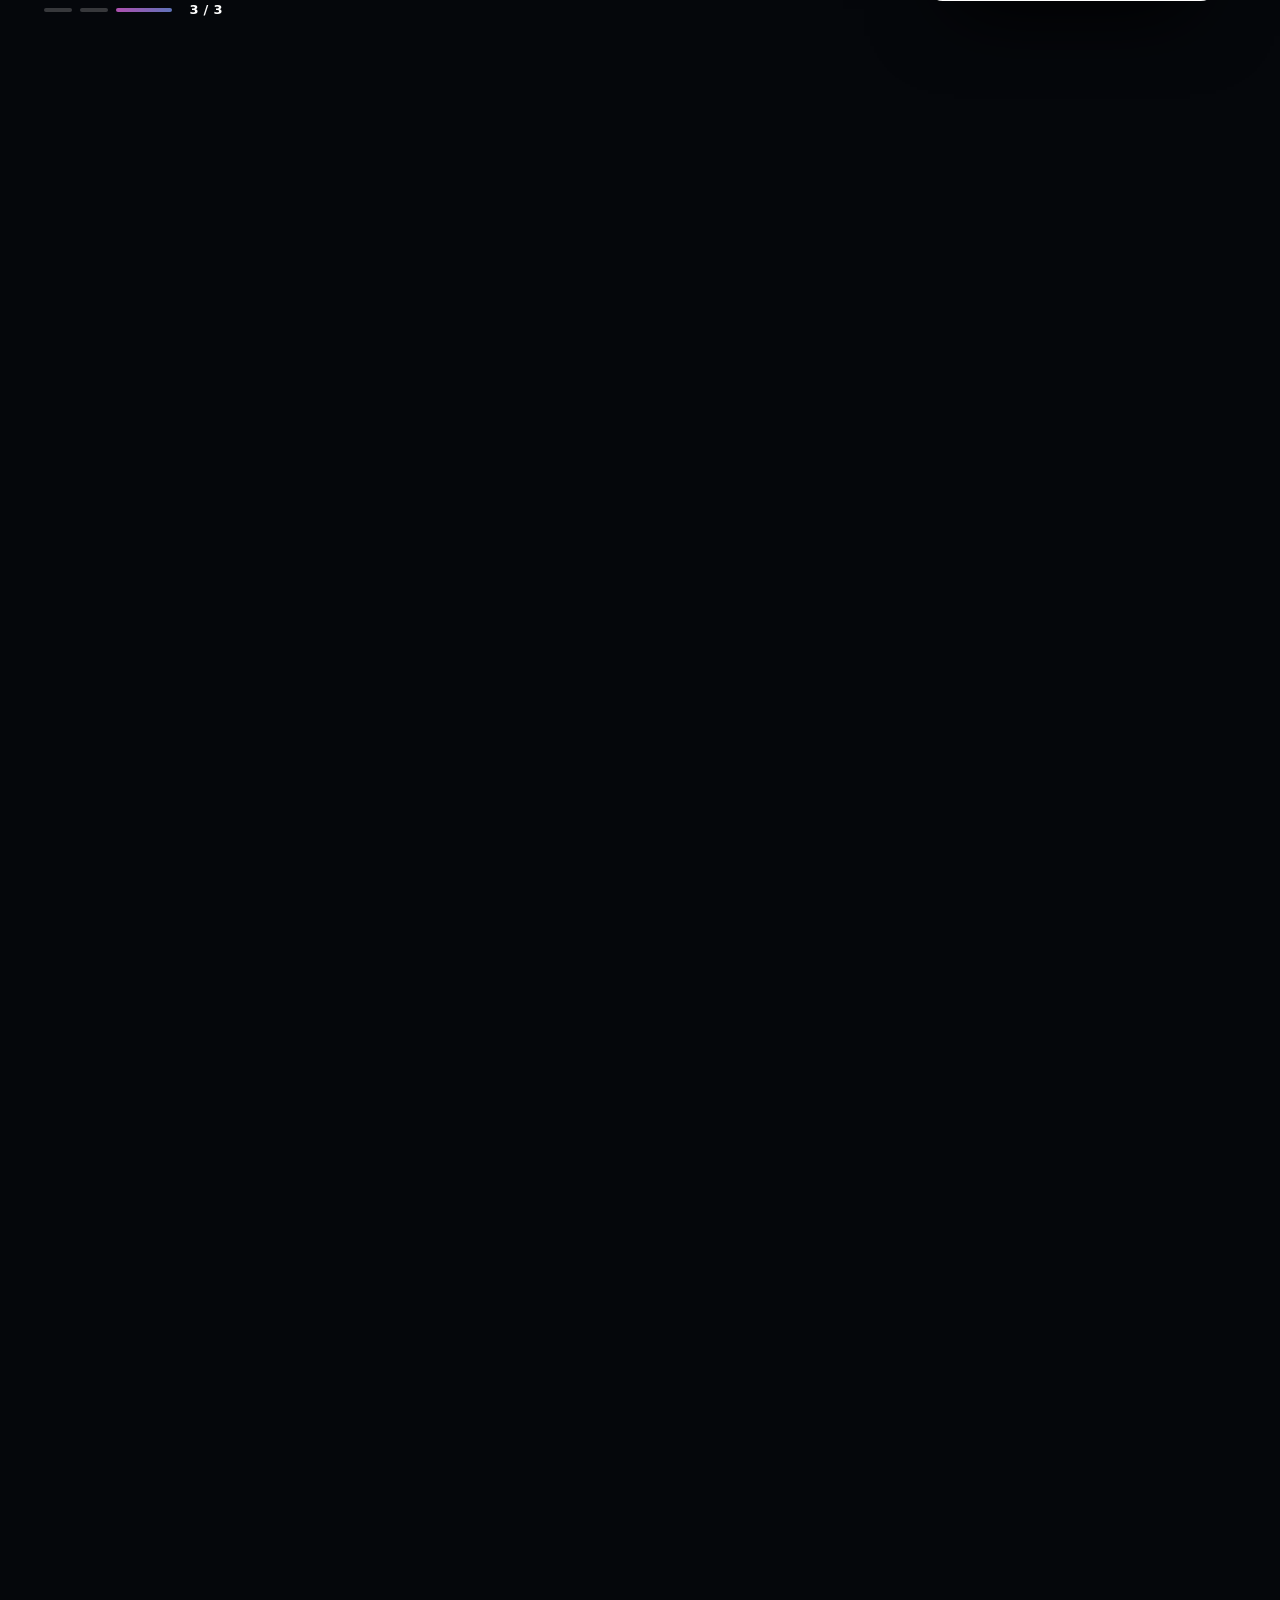
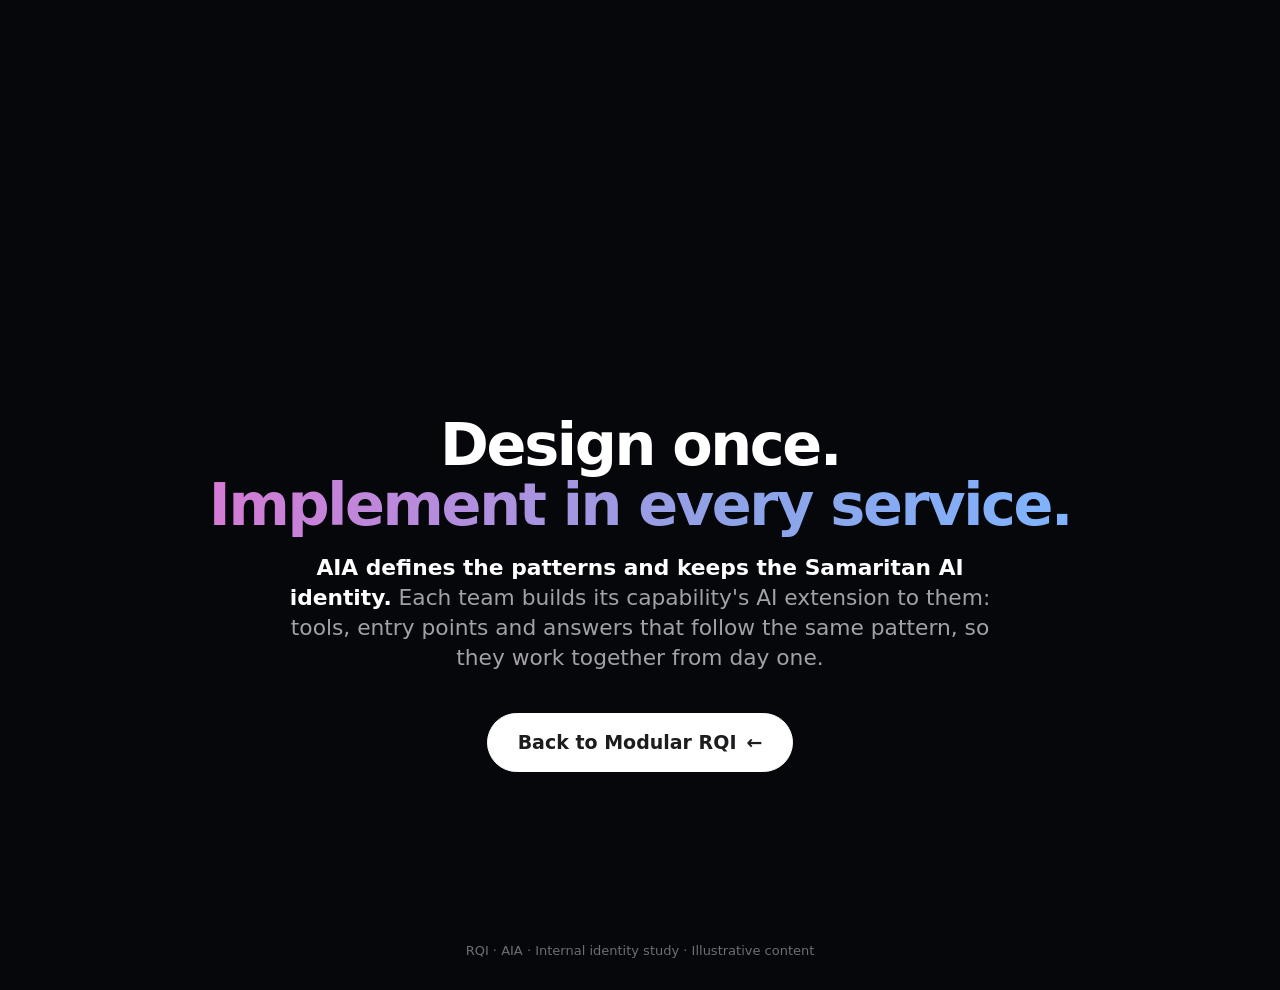
<file: ai/index.html>
<!doctype html>
<html lang="en">
<head>
<meta charset="utf-8">
<meta name="viewport" content="width=device-width, initial-scale=1">
<title>AI in RQI: identity study</title>
<meta name="description" content="Internal study: why bringing services together requires streamlined design and implementation of AI in each service.">
<link rel="stylesheet" href="https://cdn1.laerdal.com/webfonts/fonts.css">
<link rel="stylesheet" href="../identity.css?v=21">
</head>
<body>
<svg width="0" height="0" style="position:absolute" aria-hidden="true"><defs><linearGradient id="hg" x1="0" y1="0" x2="1" y2="1"><stop offset="0" stop-color="#af50af"/><stop offset="1" stop-color="#5f73ba"/></linearGradient></defs></svg>
<a class="pagenav" href="../">&larr; Modular RQI</a>

<main>
<section class="dark" id="ai">
  <div class="wrap">
    <p class="eyebrow" style="color:#a1a1a6">AI in RQI</p>
    <h2 class="h2" style="margin-top:12px">Built by many teams.<br><span class="gradtext">Designed to fit together.</span></h2>
    <p class="lead"><b>Services built by different teams can each include AI. Brought together, those features can end up on the same screen or in the same conversation.</b> Streamlined design keeps them from clashing.</p>
    <div class="orb-wrap" id="orbWrap" role="img" aria-label="Four teams each build an AI card for the same place on one screen, one layer per team. Built apart, the layers differ slightly in size, tilt and corners and blur into a messy double image. Designed to fit, they line up into one crisp Samaritan AI card.">
      <div class="hxin" id="hxin"></div>
    </div>
  </div>

  <div class="wrap pwhy capext">
    <h2 class="h2" style="font-size:clamp(34px,4.6vw,64px)">AI is part of<br>the <span class="gradtext">capability.</span></h2>
    <p class="lead" style="margin:18px 0 0;text-align:left"><b>A capability already ships an API, an MCP server and a component. Its AI is the next extension of it:</b> the tools an assistant can call, and the patterns that decide how AI shows up. Samaritan AI is the shared identity every extension builds on.</p>
    <div class="extrow" aria-label="What a capability ships">
      <span>API</span><span>MCP server</span><span>Component</span><span class="ai">AI extension</span>
    </div>
  </div>

  <div class="wrap pwhy">
    <h2 class="h2" style="font-size:clamp(34px,4.6vw,64px)">Why it matters.</h2>
    <p class="lead" style="margin:18px 0 0;text-align:left"><b>For the person using it,</b> patterns mean learning AI once. <b>For the platform,</b> they mean features that were never designed together can still live together.</p>

    <div class="learn" id="learn">
      <div class="lcard bad">
        <small>Without patterns</small><h4><em>3</em> products. 3 ways to ask.</h4>
        <div class="mini3">
          <div class="mw"><span class="sk"></span><span class="sk s"></span><span class="sk"></span><b class="la a"></b></div>
          <div class="mw"><span class="sk"></span><span class="sk s"></span><span class="sk"></span><b class="la b">Chat</b></div>
          <div class="mw"><span class="sk"></span><span class="sk s"></span><span class="sk"></span><b class="la c">Ask</b></div>
        </div>
        <p>A corner bubble, an edge tab, a floating pill. Each has to be found, learned and trusted separately.</p>
      </div>
      <div class="lcard good">
        <small>With patterns</small><h4><em>1</em> way to ask, in every product.</h4>
        <div class="mini3">
          <div class="mw"><span class="sk"></span><span class="sk s"></span><span class="sk"></span><b class="la h"><i data-heart="w"></i></b></div>
          <div class="mw"><span class="sk"></span><span class="sk s"></span><span class="sk"></span><b class="la h"><i data-heart="w"></i></b></div>
          <div class="mw"><span class="sk"></span><span class="sk s"></span><span class="sk"></span><b class="la h"><i data-heart="w"></i></b></div>
        </div>
        <p>The same entry, the same behaviour and the same honesty. Learn it once, know what to expect everywhere.</p>
      </div>
    </div>
  </div>

  <div class="lscene" id="clash">
    <div class="stick">
      <div class="ptext" id="ltext">
        <p class="pgroup">For the platform</p>
        <h3 class="pname lname" id="lname">Built apart.</h3>
        <p class="plead" id="ldesc"></p>
        <div class="pdots" id="ldots"><i class="on"></i><i></i></div>
      </div>
      <div class="pstage lstage" id="lstage" data-step="0" data-p="0"><div class="pin" id="lin">
        <!-- step 0: two products, each built its own way -->
        <div class="lw lw1"><div class="lbar"><i></i><i></i><i></i><span>Product A</span></div>
          <div class="lpg"><span class="sk"></span><span class="sk s"></span></div>
          <div class="inl"><div class="oa-h">Helper</div><div class="oa-b">Hi! Ask me anything.</div><div class="oa-f">type here…</div></div>
          <span class="lcap">chat embedded in the page</span></div>
        <div class="lw lw2"><div class="lbar"><i></i><i></i><i></i><span>Product B</span></div>
          <div class="lpg"><span class="sk"></span><span class="sk s"></span><span class="sk"></span><span class="sk s"></span></div>
          <div class="sideB"><div class="ob-h">bot v2</div><div class="ob-t">&gt; hello. ask me.</div><div class="ob-i">_</div><div class="ob-d">may be wrong</div></div>
          <span class="lcap">assistant in a side panel</span></div>
        <!-- step 1 and 2: one host -->
        <div class="host lhost">
          <div class="hpage">
            <div class="hbar"></div>
            <div class="htiles"><div class="ht"><button class="sbtn hbtn lbtn" tabindex="-1"><i data-heart="w"></i>Ask about this</button></div><div class="ht"></div><div class="ht"></div></div>
            <div class="hrows"><div class="hr"></div><div class="hr"></div><div class="hr"></div><div class="hr"></div><div class="hr"></div><div class="hr"></div><div class="hr"></div></div>
          </div>
          <div class="old">
            <div class="inl hInl"><div class="oa-h">Helper<b class="qb">?</b></div><div class="oa-b">Hi! Ask me anything.</div><div class="oa-f">type here…</div></div>
            <div class="sideB hSide"><div class="ob-h">bot v2<b class="qb">?</b></div><div class="ob-t">&gt; hello. ask me.</div><div class="ob-i">_</div><div class="ob-d">may be wrong</div></div>
            <span class="clflag">Two assistants. Which one do you ask?</span>
          </div>
          <aside class="panel lasst">
            <div class="phead"><span class="bm"><i data-heart="g"></i>Samaritan AI</span><span class="picons"><span class="ic" data-ic="edit"></span><span class="ic" data-ic="history"></span><span class="ic" data-ic="collapse"></span></span></div>
            <div class="intro"><b>Hi, how can I help get work done today?</b><div class="chips"><span class="ctx">Explain this report</span><span>Who is overdue?</span></div></div>
            <div class="field two"><span class="cchip"><span class="ic" data-ic="doc"></span>Station report<span class="ic" data-ic="close"></span></span><span>Ask Samaritan anything…</span><em><span class="ic" data-ic="mic"></span><span class="ic" data-ic="wave"></span></em></div>
            <div class="disc"><i data-heart="g"></i>AI-generated content can sometimes be inaccurate. Learn more about Samaritan's AI principles</div>
          </aside>
          <span class="sg sg-entry">Entry</span><span class="sg sg-panel">One panel slot</span>
          <span class="clok">Two features. One conversation.</span>
        </div>
      </div></div>
    </div>
  </div>

  <div class="wrap pfour">
    <h2 class="h2" style="font-size:clamp(34px,4.6vw,64px)">AI is more than<br>a <span class="gradtext">chatbot.</span></h2>
    <p class="lead" style="margin:20px 0 0;text-align:left"><b>AI features sit at different levels of maturity, and so do the capabilities behind them.</b> The pattern has to match what a capability can do today.</p>
    <p class="lead lead2">A report the AI has no tools to work on is a final delivery, not a conversation. Defining each level is something AIA needs to do. The examples below are wireframes from our own exploration, not final patterns or rules.</p>
  </div>


  <div class="pscene" id="patterns">
    <div class="stick">
      <div class="ptext">
        <p class="pgroup" id="pgroup">Without a conversation</p>
        <h3 class="pname" id="pname">Contained</h3>
        <p class="plead" id="ptdesc"></p>
        <dl class="pwhen"><div><dt>Use it when</dt><dd id="pwhen"></dd></div><div><dt>Because</dt><dd id="pwhy"></dd></div></dl>
        <div class="pdots" id="pdots"><i class="on"></i><i></i><i></i><i></i></div>
      </div>
      <div class="pstage" id="pstage" data-step="0" data-p="0"><div class="pin" id="pin">
        <div class="host">
          <div class="hpage">
            <div class="hbar"></div>
            <div class="htiles">
              <div class="ht"><button class="sbtn hbtn b-scan" tabindex="-1"><i data-heart="w"></i>Run health scan</button></div>
              <div class="ht"></div>
              <div class="ht"><button class="sbtn hbtn b-roi" tabindex="-1"><i data-heart="w"></i>Generate ROI report</button></div>
            </div>
            <div class="hrows"><div class="hr"></div><div class="hr"></div><div class="hr"></div><div class="hr"></div><div class="hr"></div><div class="hr"></div><div class="hr"></div></div>
          </div>

          <!-- 1 Contained: modal -->
          <div class="scrim"></div>
          <div class="modal">
            <div class="mhead"><span class="bm"><i data-heart="g"></i>Samaritan AI</span><span class="mright"><span class="exp">Export as…</span><span class="ic" data-ic="close"></span></span></div>
            <div class="mbody">
              <div class="charts">
                <div class="chartc"><svg viewBox="0 0 100 100"><circle cx="50" cy="50" r="38" fill="none" stroke="#e1f1ef" stroke-width="12"/><circle class="donut" cx="50" cy="50" r="38" fill="none" stroke="#27867f" stroke-width="12" stroke-linecap="round" stroke-dasharray="239" transform="rotate(-90 50 50)"/></svg><b>75<small>%</small></b></div>
                <div class="chartc g"><svg viewBox="0 0 100 60"><path d="M10 54 A40 40 0 0 1 90 54" fill="none" stroke="#e1f1ef" stroke-width="11" stroke-linecap="round"/><path class="gauge" d="M10 54 A40 40 0 0 1 90 54" fill="none" stroke="#27867f" stroke-width="11" stroke-linecap="round" stroke-dasharray="126"/></svg><b>80<small>%</small></b></div>
              </div>
              <div class="bars"><div class="brow"><i></i><i></i><i></i><i></i><i></i></div><div class="brow"><i></i><i></i><i></i><i></i><i></i></div></div>
            </div>
          </div>
          <span class="xtag"><span class="ic" data-ic="up"></span>External output</span>

          <!-- 2 In context: side sheet -->
          <aside class="panel sheet">
            <div class="phead"><span class="bm"><i data-heart="g"></i>Samaritan AI</span><span class="ic" data-ic="close"></span></div>
            <small class="work">Worked for 34 seconds</small>
            <b class="ans">3 stations have behavior that could indicate faulty hardware.</b>
            <div class="scard"><div><b>Station 2</b><span>Here is a description of what made this station get caught in the scan…</span></div><span class="ic" data-ic="chev"></span></div>
            <div class="scard"><div><b>Station 7</b><span>Here is a description of what made this station get caught in the scan…</span></div><span class="ic" data-ic="chev"></span></div>
            <div class="scard"><div><b>Station 12</b><span>Here is a description of what made this station get caught in the scan…</span></div><span class="ic" data-ic="chev"></span></div>
            <span class="stays">Stays while you navigate</span>
          </aside>

          <!-- 3 Assistant -->
          <button class="sbtn ai-support" tabindex="-1"><i data-heart="w"></i>AI Support</button>
          <aside class="panel assistant">
            <div class="phead"><span class="bm"><i data-heart="g"></i>AI Support</span><span class="ic" data-ic="collapse"></span></div>
            <div class="tags"><span>Scope: station troubleshooting</span><span class="mute">Not an agent</span></div>
            <div class="intro"><b>Ask me questions about troubleshooting stations and…</b><div class="chips"><span>Why is a station offline?</span><span>Error codes</span><span>Calibration</span></div></div>
            <div class="convo"><div class="ub">Why is station 7 offline?</div>
              <div class="dots"><i></i><i></i><i></i></div>
              <div class="bb">Station 7 lost its network link at 09:12. Check the cable, then restart it.<span class="src">source: station log</span></div></div>
            <div class="field"><span>Ask AI hardware related questions…</span><em><span class="ic" data-ic="mic"></span><span class="ic" data-ic="wave"></span></em></div>
            <div class="disc"><i data-heart="g"></i>AI-generated content can sometimes be inaccurate. Learn more about Samaritan's AI principles</div>
          </aside>

          <!-- 4 Supervisor -->
          <div class="hrail"><button class="ibtn" tabindex="-1"><i data-heart="w"></i></button></div>
          <aside class="panel supervisor">
            <div class="phead"><span class="bm"><i data-heart="g"></i>Samaritan AI</span><span class="picons"><span class="ic" data-ic="edit"></span><span class="ic" data-ic="history"></span><span class="ic" data-ic="collapse"></span></span></div>
            <div class="intro"><b>Hi, how can I help get work done today?</b><div class="chips"><span class="ctx">Summarise this page</span><span>Who is overdue?</span><span>Draft a report</span></div></div>
            <div class="convo"><div class="ub">Remind everyone who is overdue</div>
              <div class="tools"><em>Using</em><span class="mt k1"><i data-mt="learners"></i>Learners</span><span class="mt k4"><i data-mt="schedule"></i>Scheduling</span></div>
              <div class="rescard"><b>12 learners are overdue.</b><span>Send them a reminder with their deadline?</span><div class="approve"><span class="y">Send reminders</span><span class="n">Not now</span></div></div></div>
            <div class="field two"><span class="cchip"><span class="ic" data-ic="doc"></span>Compliance overview<span class="ic" data-ic="close"></span></span><span>Ask Samaritan anything…</span><em><span class="ic" data-ic="mic"></span><span class="ic" data-ic="wave"></span></em></div>
            <div class="disc"><i data-heart="g"></i>AI-generated content can sometimes be inaccurate. Learn more about Samaritan's AI principles</div>
          </aside>
        </div>
      </div></div>
    </div>
  </div>

  <div class="wrap pgrow">
    <h2 class="h2" style="font-size:clamp(34px,4.6vw,64px)">The supervisor grows<br>with <span class="gradtext">every tool.</span></h2>
    <p class="lead" style="margin:18px 0 0;text-align:left"><b>An illustration of how it evolves, not a plan.</b> Teams publish tools when they are ready, in any order. The assistant grows from an agent into a supervisor without a redesign.</p>
  </div>

  <div class="gscene" id="grow">
    <div class="stick">
      <div class="ptext" id="gtext">
        <p class="pgroup" id="ggroup">An example · one tool</p>
        <h3 class="pname gname" id="gname">It starts as an agent.</h3>
        <p class="plead" id="gdesc"></p>
        <div class="gstat"><div><small>Tools connected</small><b><span id="gtools">1</span><em> of 8</em></b></div><div><small>Things it can do</small><b id="gabil">3</b></div></div>
        <div class="pdots" id="gdots"><i class="on"></i><i></i><i></i></div>
      </div>
      <div class="pstage gstage" id="gstage" data-step="0" data-p="0"><div class="pin" id="gin">
        <svg class="gwires" id="gwires" viewBox="0 0 760 460" aria-hidden="true"></svg>
        <div id="gslots"></div>
        <div class="ghub"><span></span></div><span class="ghubl">Samaritan</span>
        <aside class="gpanel">
          <div class="phead"><span class="bm"><i data-heart="g"></i>Samaritan AI</span><span class="picons"><span class="ic" data-ic="edit"></span><span class="ic" data-ic="history"></span><span class="ic" data-ic="collapse"></span></span></div>
          <div class="gconvo gc0">
            <div class="gi p1"><div class="ub">Who is overdue?</div></div>
            <div class="gi p2"><div class="tools"><em>Using</em><span class="mt k8"><i data-mt="insight"></i>Insight</span></div><div class="bb">12 learners are overdue.<span class="src">source: compliance_rate</span></div></div>
            <div class="gi p3"><div class="ub">Remind them</div><div class="bb">I can show you who, but I can't message them yet.<span class="need">Needs a learners tool</span></div></div>
          </div>
          <div class="gconvo gc1">
            <div class="gi p1"><div class="ub">Remind them</div></div>
            <div class="gi p2"><div class="tools"><em>Using</em><span class="mt k8"><i data-mt="insight"></i>Insight</span><span class="mt k1"><i data-mt="learners"></i>Learners</span></div>
              <div class="rescard"><b>12 reminders ready.</b><span>Each with the learner's own deadline.</span><div class="approve"><span class="y">Send reminders</span><span class="n">Not now</span></div></div></div>
            <div class="gi p3"><div class="done">✓ Sent to 12 learners</div></div>
          </div>
          <div class="gconvo gc2">
            <div class="gi p1"><div class="ub">Fix the offline stations and tell their admins</div></div>
            <div class="gi p2"><div class="tools"><em>Using</em><span class="mt k3"><i data-mt="stations"></i>Stations</span><span class="mt k4"><i data-mt="schedule"></i>Scheduling</span><span class="mt k1"><i data-mt="learners"></i>Learners</span></div>
              <div class="rescard plan"><b>A plan in 3 steps</b><ol><li>Find offline stations <i>3 found</i></li><li>Book a service visit</li><li>Message the station admins</li></ol><div class="approve"><span class="y">Run plan</span><span class="n">Edit</span></div></div></div>
            <div class="gi p3"><div class="done">✓ 3 visits booked · 3 admins notified</div></div>
          </div>
          <div class="field"><span>Ask Samaritan anything…</span><em><span class="ic" data-ic="mic"></span><span class="ic" data-ic="wave"></span></em></div>
          <div class="disc"><i data-heart="g"></i>AI-generated content can sometimes be inaccurate. Learn more about Samaritan's AI principles</div>
        </aside>
      </div></div>
    </div>
  </div>

  <div class="wrap aiend">
    <h2 class="h2" style="font-size:clamp(34px,4.6vw,64px)">Design once.<br><span class="gradtext">Implement in every service.</span></h2>
    <p class="lead" style="margin:18px auto 0"><b>AIA defines the patterns and keeps the Samaritan AI identity.</b> Each team builds its capability's AI extension to them: tools, entry points and answers that follow the same pattern, so they work together from day one.</p>
    <a class="btn top" href="../#shape">Back to Modular RQI <span aria-hidden="true">&larr;</span></a>
  </div>
</section>

</main>
<footer>RQI · AIA · Internal identity study · Illustrative content</footer>
<script src="../common.js?v=1"></script>
<script src="../ai.js?v=8"></script>
</body>
</html>
</file>
<file: identity.css>
/* Identity study. Direction: visionary, product-launch calm. Neutral canvas, giant type, one hero object (the module),
   colour only from the Life category palette and the Samaritan gradient. Tokens from Life `rqi` theme. */
:root {
  --bg: #ffffff;
  --bg-alt: #f5f5f7;
  --ink: #1d1d1f;
  --ink-2: #6e6e73;
  --ink-3: #86868b;
  --line: #d2d2d7;
  --action: #1e5076;          /* Life accent2-hover: filled buttons, links (AA on white) */
  --action-hover: #14354d;
  --blue: #3682bd;            /* Life accent2 */
  --red: #990000;             /* Life accent1: the one brand mark */
  --positive: #14892f;        /* Life positive: resolved states */
  --critical: #dc3449;        /* Life critical: problem states (Today chapter and the start of the data scene) */
  --dark: #05070b;
  --dark-2: #0d1219;
  --ai-1: #af50af;            /* Samaritan gradient, AI only */
  --ai-2: #5f73ba;
  --c1: #495b9c; --c2: #b58e45; --c3: #1e6965; --c4: #d87a63;   /* Life category colours */
  --c5: #705289; --c6: #7d9e5c; --c7: #91446a; --c8: #519dbd;
  --r-xl: 32px; --r-lg: 24px; --r-md: 16px;
  --font: 'Lato', 'Noto Sans', system-ui, -apple-system, 'Segoe UI', sans-serif;
  --ease: cubic-bezier(0.25, 0.8, 0.25, 1);
  --ease-out: cubic-bezier(0.16, 1, 0.3, 1);
}
* { box-sizing: border-box; }
html { scroll-behavior: smooth; }
body { margin: 0; font-family: var(--font); color: var(--ink); background: var(--bg); -webkit-font-smoothing: antialiased; line-height: 1.4; overflow-x: hidden; }
h1, h2, h3, p { margin: 0; }
button { font: inherit; cursor: pointer; }
.wrap { max-width: 1180px; margin: 0 auto; padding: 0 28px; }
.eyebrow { font-size: clamp(19px, 1.6vw, 24px); font-weight: 800; letter-spacing: -0.01em; }
.display { font-weight: 800; letter-spacing: -0.045em; line-height: 0.98; }
.h2 { font-size: clamp(40px, 6vw, 84px); font-weight: 800; letter-spacing: -0.04em; line-height: 1.02; }
.lead { font-size: clamp(19px, 1.7vw, 24px); line-height: 1.38; font-weight: 500; color: var(--ink-2); max-width: 36em; }
.lead b { color: var(--ink); font-weight: 800; }
.dot { color: inherit; }
.gradtext { background: linear-gradient(100deg, #d57ad5, #8fa2e6 60%, #7fb4ff); -webkit-background-clip: text; background-clip: text; color: transparent; }
.link { color: var(--action); font-weight: 700; text-decoration: none; font-size: 19px; }
.link:hover { text-decoration: underline; }

/* ---------- Floating glass nav ---------- */
.nav {
  position: fixed; z-index: 60; top: 10px; left: 50%; width: min(1040px, calc(100% - 24px)); height: 54px; border-radius: 22px;
  display: flex; align-items: center; justify-content: space-between; padding: 0 12px 0 22px;
  background: rgba(255, 255, 255, 0.72); backdrop-filter: saturate(1.8) blur(22px); -webkit-backdrop-filter: saturate(1.8) blur(22px);
  border: 1px solid rgba(0, 0, 0, 0.06); box-shadow: 0 8px 30px -16px rgba(0, 0, 0, 0.25);
  transform: translate(-50%, -90px); transition: transform 0.7s var(--ease-out);
}
.nav.on { transform: translate(-50%, 0); }
.nav.dk { background: rgba(28, 28, 32, 0.66); border-color: rgba(255, 255, 255, 0.1); color: #f5f5f7; }
.nav.dk .btn:not(.fill) { color: #f5f5f7; border-color: #f5f5f7; }
.nav.dk .btn:not(.fill):hover { background: #f5f5f7; color: var(--ink); }
.nav { transition: transform 0.7s var(--ease-out), background 0.5s, color 0.5s; }
.nav strong { font-size: 19px; font-weight: 800; letter-spacing: -0.02em; }
.nav .btns { display: flex; gap: 10px; }
.btn { border-radius: 999px; padding: 7px 16px; font-size: 14px; font-weight: 700; border: 1px solid var(--ink); background: transparent; color: var(--ink); text-decoration: none; transition: background 0.3s, color 0.3s; }
.btn:hover { background: var(--ink); color: #fff; }
.btn.fill { background: var(--action); border-color: var(--action); color: #fff; }
.btn.fill:hover { background: var(--action-hover); border-color: var(--action-hover); }

/* ---------- Module tile: the signature object ---------- */
.tile { --c: var(--c1); --s: 132px; position: relative; width: var(--s); aspect-ratio: 1; border-radius: 27%; display: grid; place-items: center;
  background: linear-gradient(158deg, color-mix(in srgb, var(--c) 62%, #fff) 0%, var(--c) 52%, color-mix(in srgb, var(--c) 78%, #000) 100%);
  box-shadow: inset 0 1.5px 0 rgba(255, 255, 255, 0.5), inset 0 -10px 20px rgba(0, 0, 0, 0.1), 0 28px 40px -20px color-mix(in srgb, var(--c) 75%, transparent), 0 2px 6px rgba(0, 0, 0, 0.12); }
.tile svg, .ic { width: 44%; height: 44%; stroke: #fff; fill: none; stroke-width: 1.6; stroke-linecap: round; stroke-linejoin: round; }
.k1 { --c: var(--c1); } .k2 { --c: var(--c2); } .k3 { --c: var(--c3); } .k4 { --c: var(--c4); }
.k5 { --c: var(--c5); } .k6 { --c: var(--c6); } .k7 { --c: var(--c7); } .k8 { --c: var(--c8); }

/* ---------- Hero ---------- */
.hero { text-align: center; padding: 104px 0 0; background: var(--bg); overflow: hidden; position: relative; }
.hero .display { font-size: clamp(52px, 10.6vw, 156px); margin-top: 6px; line-height: 0.96; }
.hero .sub { margin: 26px auto 0; max-width: 21em; font-size: clamp(21px, 2.2vw, 30px); font-weight: 600; letter-spacing: -0.015em; color: var(--ink-2); line-height: 1.22; }
.board-wrap { perspective: 1800px; margin-top: 54px; }
.board {
  --tilt: 26; width: min(1040px, 92vw); margin: 0 auto; padding: 44px 40px 30px; border-radius: 44px 44px 0 0;
  background: linear-gradient(180deg, #fbfbfd, #eef0f4); border: 1px solid #e2e4ea; border-bottom: none;
  box-shadow: 0 -30px 90px -40px rgba(20, 53, 77, 0.35), inset 0 2px 0 #fff;
  display: grid; grid-template-columns: repeat(4, 1fr); gap: 34px 20px; transform: rotateX(calc(var(--tilt) * 1deg)); transform-origin: 50% 100%;
  will-change: transform;
}
.board .cell { display: grid; justify-items: center; gap: 12px; font-size: 15px; font-weight: 700; color: var(--ink); }
.board .cell small { display: block; font-weight: 500; color: var(--ink-3); font-size: 13px; margin-top: -8px; }
.board .tile { --s: clamp(70px, 11vw, 132px); animation: assemble 1.5s var(--ease-out) both; animation-delay: calc(var(--i) * 90ms + 300ms); }
@keyframes assemble { from { opacity: 0; transform: translate(var(--ax), var(--ay)) rotate(var(--ar)) scale(0.5); } to { opacity: 1; transform: none; } }

/* ---------- Statement: words darken with scroll ---------- */
.statement { height: 300vh; background: var(--bg-alt); position: relative; }
.statement .stick { position: sticky; top: 0; height: 100vh; display: grid; place-items: center; padding: 0 28px; }
.statement p { max-width: 1060px; font-size: clamp(34px, 5.6vw, 82px); font-weight: 800; letter-spacing: -0.04em; line-height: 1.06; }
.statement .w { color: #d2d2d7; transition: color 0.25s linear; }
.statement .w.on { color: var(--ink); }

/* ---------- Shape-shifter ---------- */
.shape { height: 440vh; background: var(--bg); position: relative; }
.shape .stick { position: sticky; top: 0; height: 100vh; min-height: 640px; display: grid; grid-template-columns: minmax(280px, 0.7fr) 1.3fr; gap: 40px; align-items: center; padding: 86px 40px 30px; max-width: 1380px; margin: 0 auto; }
.shape h2 { font-size: clamp(32px, 3.8vw, 54px); font-weight: 800; letter-spacing: -0.04em; line-height: 1.03; margin-bottom: 22px; }
.pills { display: grid; gap: 10px; justify-items: start; }
.pill { display: flex; align-items: center; gap: 10px; border: 0; background: var(--bg-alt); color: var(--ink-3); border-radius: 999px; padding: 11px 20px 11px 12px; font-size: 18px; font-weight: 800; letter-spacing: -0.015em; transition: background 0.4s, color 0.4s; }
.pill i { width: 28px; height: 28px; border-radius: 50%; border: 2px solid currentColor; display: grid; place-items: center; font-style: normal; font-size: 18px; line-height: 1; transition: background 0.4s, transform 0.4s; }
.pill.on { background: #e8e8ed; color: var(--ink); }
.pill.on i { background: var(--action); border-color: var(--action); color: #fff; transform: rotate(45deg); }
.pill-desc { margin-top: 18px; min-height: 90px; font-size: 19px; }
.stage { position: relative; background: var(--bg-alt); border-radius: var(--r-xl); overflow: hidden; aspect-ratio: 760 / 460; width: 100%; }
.stage-in { position: absolute; left: 0; top: 0; width: 760px; height: 460px; transform-origin: 0 0; }
.frame { position: absolute; background: #fff; border-radius: 26px; border: 1px solid #e0e0e6; box-shadow: 0 30px 60px -34px rgba(0, 0, 0, 0.4); transition: all 0.9s var(--ease-out); }
.frame .decor { position: absolute; opacity: 0; transition: opacity 0.6s var(--ease); }
.f-top { left: 0; right: 0; top: 0; height: 40px; display: flex; align-items: center; gap: 7px; padding: 0 16px; border-bottom: 1px solid #efeff3; }
.f-top i { width: 9px; height: 9px; border-radius: 50%; background: #d2d2d7; }
.f-top span { margin-left: 8px; font-size: 12px; font-weight: 800; color: var(--ink-2); }
.f-side { left: 0; top: 40px; bottom: 0; width: 134px; background: #fafafc; border-right: 1px solid #efeff3; border-radius: 0 0 0 26px; padding: 18px 14px; display: grid; gap: 12px; align-content: start; }
.f-side b { height: 10px; border-radius: 5px; background: #e4e4ea; display: block; }
.f-chat { left: 0; right: 0; top: 0; padding: 18px 20px; display: grid; gap: 8px; }
.f-chat .head { display: flex; align-items: center; gap: 8px; font-size: 13px; font-weight: 800; }
.f-chat .orb-s { width: 18px; height: 18px; border-radius: 50%; background: linear-gradient(135deg, var(--ai-1), var(--ai-2)); box-shadow: 0 0 0 4px #e8ebf8; }
.f-chat .me { margin-left: auto; background: var(--action); color: #fff; font-size: 13px; padding: 7px 12px; border-radius: 16px 16px 4px 16px; width: fit-content; }
.f-label { left: 18px; top: 14px; font-size: 12px; font-weight: 800; color: var(--ink-3); letter-spacing: 0.04em; text-transform: uppercase; }
.stage[data-mode="0"] .f-top, .stage[data-mode="1"] .f-top { opacity: 1; }
.stage[data-mode="1"] .f-side { opacity: 1; }
.stage[data-mode="2"] .f-chat { opacity: 1; }
.stage[data-mode="3"] .f-label { opacity: 1; }
.stage[data-mode="2"] .frame { border: 2px solid transparent; background: linear-gradient(#fff, #fff) padding-box, linear-gradient(135deg, var(--ai-1), var(--ai-2)) border-box; }
.stage[data-mode="3"] .frame { border: 2px dashed #b5b5bd; box-shadow: none; background: #fcfcfd; }
.mod { position: absolute; background: #fff; border-radius: 20px; padding: 16px; box-shadow: 0 1px 0 #fff inset, 0 10px 26px -12px rgba(0, 0, 0, 0.28), 0 0 0 1px #ececf1; display: flex; flex-direction: column; gap: 8px;
  transition: left 0.9s var(--ease-out), top 0.9s var(--ease-out), width 0.9s var(--ease-out), height 0.9s var(--ease-out), opacity 0.6s, transform 0.9s var(--ease-out); }
.mod .row { display: flex; align-items: center; gap: 10px; }
.mod .tile { --s: 34px; border-radius: 10px; box-shadow: inset 0 1px 0 rgba(255,255,255,.5), 0 6px 10px -6px color-mix(in srgb, var(--c) 80%, transparent); flex: none; }
.mod b { font-size: 14px; font-weight: 800; letter-spacing: -0.01em; }
.mod .sk { height: 7px; border-radius: 4px; background: #ececf1; }
.mod .big { font-size: 30px; font-weight: 800; letter-spacing: -0.03em; margin-top: auto; }
.mod.compact .sk, .mod.compact .big { display: none; }
.mod.compact { justify-content: center; }
.mod.hide { opacity: 0; transform: scale(0.6); pointer-events: none; }

/* ---------- Dark immersive (AI) ---------- */
.dark { background: var(--dark); color: #f5f5f7; padding: 160px 0 0; position: relative; overflow: clip; text-align: center; }
.dark .h2 { color: #fff; }
.dark .lead { color: #a1a1a6; margin: 24px auto 0; }
.dark .lead b { color: #fff; }
.orb-wrap { position: relative; height: 500px; margin-top: 40px; }
.orb { position: absolute; left: 50%; top: 50%; width: 320px; height: 320px; margin: -160px 0 0 -160px; border-radius: 50%; overflow: hidden;
  background: radial-gradient(circle at 35% 30%, #ffd6ff 0%, #af50af 30%, #5f73ba 62%, #14234d 100%); box-shadow: 0 0 120px 30px rgba(175, 80, 175, 0.35), 0 0 260px 90px rgba(95, 115, 186, 0.3); animation: breathe 7s ease-in-out infinite; }
.orb::after { content: ''; position: absolute; inset: 6%; border-radius: 50%; background: radial-gradient(circle at 62% 72%, rgba(127, 180, 255, 0.5), transparent 62%); filter: blur(16px); animation: drift 9s ease-in-out infinite alternate; }
@keyframes breathe { 50% { transform: scale(1.07); } }
@keyframes drift { to { transform: translate(-14px, -10px) scale(1.1); } }
.gchip { position: absolute; padding: 14px 20px; border-radius: 20px; text-align: left; background: rgba(255, 255, 255, 0.08); backdrop-filter: blur(18px); -webkit-backdrop-filter: blur(18px); border: 1px solid rgba(255, 255, 255, 0.16); font-weight: 800; font-size: 17px; will-change: transform; }
.gchip small { display: block; font-weight: 500; font-size: 13px; color: #a1a1a6; margin-top: 2px; }

/* ---------- Data ---------- */
.data { background: var(--bg-alt); padding: 160px 0; }
.data .h2 { max-width: 12em; }
.data .lead { margin-top: 24px; }
.data svg { display: block; width: 100%; height: auto; margin-top: 64px; overflow: visible; }
.dcard { fill: #fff; stroke: #e4e4ea; }
.dt { font: 800 20px var(--font); fill: var(--ink); letter-spacing: -0.02em; }
.ds { font: 600 14px var(--font); fill: var(--ink-3); }
.dnum { font: 800 76px var(--font); fill: var(--ink); letter-spacing: -0.05em; }
.dwire { fill: none; stroke: var(--blue); stroke-width: 2; }
.dflow { fill: none; stroke: #fff; stroke-width: 2; stroke-dasharray: 2 14; stroke-linecap: round; animation: flowd 1.3s linear infinite; }
@keyframes flowd { to { stroke-dashoffset: -32; } }
.dpill rect { fill: #fff; stroke: #d2d2d7; } .dpill text { font: 800 13px var(--font); fill: var(--ink); }
.fadein { opacity: 0; transform: translateY(24px); transition: opacity 1s var(--ease-out), transform 1s var(--ease-out); transition-delay: var(--d, 0s); }
.go .fadein { opacity: 1; transform: none; }
.go .dnum.pulse { animation: pulsec 1.4s ease both; animation-delay: var(--d, 1.5s); }
@keyframes pulsec { 40% { fill: var(--red); } }
.note { margin-top: 20px; font-size: 14px; color: var(--ink-3); }

/* ---------- Rail ---------- */
.rail-sec { padding: 150px 0 120px; background: var(--bg); }
.rail-head { display: flex; justify-content: space-between; align-items: end; gap: 24px; flex-wrap: wrap; }
.rail { display: flex; gap: 22px; overflow-x: auto; scroll-snap-type: x mandatory; padding: 56px 28px 24px; scrollbar-width: none; scroll-padding-left: max(28px, calc((100vw - 1180px) / 2 + 28px)); }
.rail::-webkit-scrollbar { display: none; }
.rail::before { content: ''; flex: 0 0 max(0px, calc((100vw - 1180px) / 2)); }
.rcard { flex: 0 0 min(440px, 82vw); height: 560px; border-radius: var(--r-xl); padding: 40px; color: #fff; scroll-snap-align: start; position: relative; overflow: hidden; display: flex; flex-direction: column; }
.rcard h3 { font-size: 44px; font-weight: 800; letter-spacing: -0.04em; margin-top: auto; }
.rcard p { margin-top: 12px; font-size: 20px; line-height: 1.32; font-weight: 600; opacity: 0.92; }
.rcard .tile { --s: 78px; background: rgba(255, 255, 255, 0.18); box-shadow: inset 0 1px 0 rgba(255, 255, 255, 0.4); }
.rcard .num { position: absolute; right: 32px; top: 10px; font-size: 130px; font-weight: 800; letter-spacing: -0.06em; opacity: 0.16; }
.r1 { background: linear-gradient(160deg, #3b6bb0, #14354d); } .r2 { background: linear-gradient(160deg, #1e8a84, #0e3b3a); } .r3 { background: linear-gradient(160deg, #8c58a8, #2b1c4a); }
.r4 { background: linear-gradient(160deg, #6a6f7e, #1d1f27); }
.ctrls { display: flex; gap: 12px; padding: 0 28px; justify-content: flex-end; max-width: 1180px; margin: 0 auto; }
.ctrls button { width: 48px; height: 48px; border-radius: 50%; border: 0; background: #e8e8ed; font-size: 20px; color: var(--ink); transition: background 0.3s; }
.ctrls button:hover { background: #d8d8de; }

/* ---------- Close and identity sheet ---------- */
.sheet { padding: 140px 0; background: var(--bg); }
.sheet h2 { font-size: clamp(34px, 4.4vw, 60px); font-weight: 800; letter-spacing: -0.04em; margin-bottom: 14px; }
.sheet .grid { display: grid; grid-template-columns: repeat(12, 1fr); gap: 20px; margin-top: 48px; }
.sc { grid-column: span 6; background: var(--bg-alt); border-radius: var(--r-lg); padding: 32px; }
.sc.full { grid-column: span 12; }
.sc.third { grid-column: span 4; }
.sc h3 { font-size: 15px; font-weight: 800; letter-spacing: 0.1em; text-transform: uppercase; color: var(--ink-3); margin-bottom: 20px; }
.sw { display: flex; flex-wrap: wrap; gap: 14px; }
.sw div { width: 96px; font-size: 12px; font-weight: 700; color: var(--ink-2); }
.sw i { display: block; height: 64px; border-radius: 16px; margin-bottom: 8px; box-shadow: inset 0 0 0 1px rgba(0,0,0,.06); }
.sw small { display: block; font-weight: 500; color: var(--ink-3); font-family: ui-monospace, Menlo, monospace; font-size: 11px; }
.spec p { padding: 10px 0; border-bottom: 1px solid var(--line); color: var(--ink-2); font-size: 16px; }
.spec p:last-child { border: 0; }
.spec b { color: var(--ink); }
.type-d { font-size: 72px; font-weight: 800; letter-spacing: -0.045em; line-height: 1; }
.type-e { font-size: 22px; font-weight: 800; margin-top: 14px; }
.type-b { font-size: 21px; font-weight: 500; color: var(--ink-2); margin-top: 8px; }
.type-b b { color: var(--ink); font-weight: 800; }
.dd { display: grid; grid-template-columns: 1fr 1fr; gap: 28px; }
.dd ul { margin: 0; padding: 0; list-style: none; display: grid; gap: 10px; }
.dd li { font-size: 16px; color: var(--ink-2); padding-left: 24px; position: relative; }
.dd li::before { position: absolute; left: 0; font-weight: 800; }
.do li::before { content: '+'; color: var(--c3); } .dont li::before { content: '–'; color: var(--red); }
footer { padding: 30px; text-align: center; font-size: 13px; color: var(--ink-3); background: var(--bg-alt); }

@media (max-width: 900px) {
  .shape .stick { grid-template-columns: 1fr; padding: 80px 20px 20px; gap: 18px; align-content: start; }
  .pills { grid-auto-flow: column; overflow-x: auto; justify-content: start; }
  .pill { font-size: 15px; white-space: nowrap; padding: 10px 16px 10px 10px; }
  .sc, .sc.third { grid-column: span 12; }
  .dd { grid-template-columns: 1fr; }
  .board { grid-template-columns: repeat(4, 1fr); padding: 28px 16px 20px; gap: 20px 8px; }
  .board .cell small { display: none; }
  .gchip { display: none; }
  .nav strong { font-size: 16px; }
}
@media (prefers-reduced-motion: reduce) {
  html { scroll-behavior: auto; }
  .board .tile, .orb, .orb::after, .dflow { animation: none; }
  .fadein { opacity: 1; transform: none; transition: none; }
  .board { --tilt: 0 !important; }
}

/* ---------- Data scene (3 steps) ---------- */
.dscene { height: 310vh; background: var(--bg-alt); position: relative; }
.dscene .stick { position: sticky; top: 0; height: 100vh; min-height: 640px; display: grid; grid-template-columns: minmax(280px, 0.72fr) 1.28fr; gap: 40px; align-items: center; padding: 56px 40px 30px; max-width: 1380px; margin: 0 auto; }
.dscene h2 { font-size: clamp(32px, 3.8vw, 54px); font-weight: 800; letter-spacing: -0.04em; line-height: 1.03; }
.dcaps { position: relative; min-height: 200px; margin-top: 26px; }
.dcap { position: absolute; inset: 0 0 auto 0; opacity: 0; transform: translateY(16px); transition: opacity 0.6s var(--ease), transform 0.6s var(--ease); font-size: 20px; }
.dcap.on { opacity: 1; transform: none; }
.ddots { display: flex; gap: 8px; }
.ddots i { width: 28px; height: 4px; border-radius: 2px; background: #d2d2d7; transition: background 0.4s, width 0.4s; }
.ddots i.on { background: var(--action); width: 44px; }
.dstage { height: calc(100vh - 120px); min-height: 520px; display: flex; flex-direction: column; justify-content: center; }
.dstage #dataViz { flex: 1; min-height: 0; }
.dstage svg { display: block; width: 100%; height: 100%; margin: 0; overflow: visible; }
.dstage .note { margin-top: 6px; text-align: right; }
.dg { opacity: 0; transform: translateY(18px); transition: opacity 0.9s var(--ease-out), transform 0.9s var(--ease-out); transition-delay: var(--d, 0s); }
.dstage.in .dg { opacity: 1; transform: none; }
.dnum2 { font: 800 54px var(--font); fill: var(--ink); letter-spacing: -0.05em; }
.dstage[data-f="widget"] .dnum2.pulse, .dstage[data-f="read"] .dnum2.pulse, .dstage[data-f="end"] .dnum2.pulse { animation: pulsec 1.4s ease both 0.7s; }
.dts { font: 800 17px var(--font); fill: var(--ink); letter-spacing: -0.02em; }
@media (max-width: 900px) { .dscene .stick { grid-template-columns: 1fr; padding: 24px 20px; gap: 12px; align-content: start; } .dstage { height: 52vh; min-height: 300px; } .dcaps { min-height: 150px; } .dcap { font-size: 17px; } }

/* ---------- Today: the challenge (2 steps) ---------- */
.cscene { height: 360vh; background: var(--bg-alt); position: relative; }
.cscene .stick { position: sticky; top: 0; height: 100vh; min-height: 640px; display: grid; grid-template-columns: minmax(280px, 0.72fr) 1.28fr; gap: 40px; align-items: center; padding: 56px 40px 30px; max-width: 1380px; margin: 0 auto; }
.cscene h2 { font-size: clamp(32px, 3.8vw, 54px); font-weight: 800; letter-spacing: -0.04em; line-height: 1.03; }
.cstage { position: relative; background: #fff; border-radius: var(--r-xl); border: 1px solid #e6e6eb; overflow: hidden; aspect-ratio: 760 / 460; width: 100%; }
.cin { position: absolute; left: 0; top: 0; width: 760px; height: 460px; transform-origin: 0 0; }
.cw { position: absolute; background: #fafafc; border-radius: 20px; border: 1px solid #e4e4ea; box-shadow: 0 18px 36px -22px rgba(0, 0, 0, 0.35); overflow: hidden;
  transition: left 0.9s var(--ease-out), top 0.9s var(--ease-out), width 0.9s var(--ease-out), height 0.9s var(--ease-out), opacity 0.7s, transform 0.9s var(--ease-out); }
#cw1 { left: 28px; top: 96px; width: 220px; height: 270px; } #cw2 { left: 270px; top: 96px; width: 220px; height: 270px; } #cw3 { left: 512px; top: 96px; width: 220px; height: 270px; }
.cw-bar { display: flex; gap: 6px; padding: 10px 14px; background: #f0f0f4; border-bottom: 1px solid #e4e4ea; align-items: center; }
.cw-bar i { width: 8px; height: 8px; border-radius: 50%; background: #cfcfd6; } .cw-bar span { margin-left: 8px; font-size: 12px; font-weight: 800; color: var(--ink-2); }
.cw-body { position: relative; height: calc(100% - 36px); }
.lay { position: absolute; inset: 0; padding: 16px; display: grid; gap: 9px; align-content: start; opacity: 0; transition: opacity 0.6s var(--ease); }
.lay b { font-size: 15px; font-weight: 800; }
.sk { display: block; height: 8px; border-radius: 4px; background: #e6e6ec; }
.cstage[data-step="0"] .base { opacity: 1; }
.ctag { position: absolute; left: 50%; bottom: 12px; transform: translateX(-50%); font-size: 12px; font-weight: 800; color: var(--critical); background: #fff; border: 1px solid var(--critical); border-radius: 999px; padding: 2px 10px; white-space: nowrap; opacity: 0; transition: opacity 0.5s; }
.cstage[data-step="0"] .ctag { opacity: 1; }
.cjump { position: absolute; left: 0; top: 0; width: 760px; height: 110px; opacity: 0; transition: opacity 0.6s; pointer-events: none; }
.cjump path { fill: none; stroke: var(--critical); stroke-width: 2; stroke-dasharray: 5 7; animation: flowd 1.2s linear infinite; } .cjump text { font: 800 13px var(--font); fill: var(--critical); text-anchor: middle; }
.cstage[data-step="0"] .cjump { opacity: 1; }
@media (max-width: 900px) { .cscene .stick { grid-template-columns: 1fr; padding: 24px 20px; gap: 12px; align-content: start; } }
@media (prefers-reduced-motion: reduce) { .cw, .lay, .cjump path { transition: none; animation: none; } }

/* ---------- AI patterns scene ---------- */
.bm { display: inline-flex; align-items: center; gap: 6px; font-size: 12px; font-weight: 800; letter-spacing: -0.01em; color: #1d1d1f; }
.bm i, .disc i { display: inline-block; width: 16px; height: 16px; } .bm i svg, .disc i svg, .sbtn i svg, .ibtn i svg, .mt i svg { width: 100%; height: 100%; display: block; }
.ic { display: inline-grid; place-items: center; width: 16px; height: 16px; color: #6e6e73; } .ic svg { width: 100%; height: 100%; stroke: currentColor; fill: none; stroke-width: 1.8; stroke-linecap: round; stroke-linejoin: round; } .ic.big { width: 22px; height: 22px; }
.sbtn { display: inline-flex; align-items: center; gap: 6px; border: 0; border-radius: 8px; padding: 0 11px; height: 28px; font: 800 12px var(--font); color: #fff; background: linear-gradient(100deg, #af50af, #5f73ba); box-shadow: 0 6px 16px -6px rgba(95, 115, 186, 0.7); white-space: nowrap; }
.sbtn i { width: 14px; height: 14px; display: inline-block; }
.ibtn { width: 38px; height: 38px; border: 0; border-radius: 50%; display: grid; place-items: center; background: linear-gradient(135deg, #af50af, #5f73ba); box-shadow: 0 8px 18px -6px rgba(95, 115, 186, 0.7); } .ibtn i { width: 18px; height: 18px; display: block; } .ibtn.sm { width: 30px; height: 30px; } .ibtn.sm i { width: 15px; height: 15px; }

.pscene { height: 520vh; position: relative; text-align: left; }
.pscene .stick { position: sticky; top: 0; height: 100vh; min-height: 680px; display: grid; grid-template-columns: minmax(300px, 0.78fr) 1.22fr; gap: 48px; align-items: center; padding: 40px 48px 30px; max-width: 1400px; margin: 0 auto; }
.pgroup { font-size: 17px; font-weight: 800; color: #a1a1a6; letter-spacing: -0.01em; }
.pname { margin: 8px 0 0; font-size: clamp(46px, 5.6vw, 84px); font-weight: 800; letter-spacing: -0.045em; line-height: 1; background: linear-gradient(100deg, #e9b7ec, #9fb0f0 70%); -webkit-background-clip: text; background-clip: text; color: transparent; }
.plead { margin-top: 20px; font-size: 21px; line-height: 1.36; font-weight: 500; color: #a1a1a6; max-width: 26em; }
.plead b { color: #fff; font-weight: 800; }
.pwhen { margin: 26px 0 0; display: grid; gap: 14px; } .pwhen div { border-top: 1px solid rgba(255, 255, 255, 0.14); padding-top: 12px; }
.pwhen dt { font-size: 12px; font-weight: 800; letter-spacing: 0.12em; text-transform: uppercase; color: #86868b; } .pwhen dd { margin: 4px 0 0; font-size: 17px; line-height: 1.35; color: #e5e5ea; }
.pdots { display: flex; gap: 8px; margin-top: 26px; } .pdots i { width: 28px; height: 4px; border-radius: 2px; background: rgba(255, 255, 255, 0.2); transition: background 0.4s, width 0.4s; } .pdots i.on { width: 48px; background: linear-gradient(90deg, #af50af, #5f73ba); }
.ptext > * { transition: opacity 0.45s var(--ease); } .ptext.sw > .pname, .ptext.sw > .plead, .ptext.sw > .pwhen { opacity: 0; }

.pstage { position: relative; aspect-ratio: 760 / 460; width: 100%; border-radius: 32px; overflow: hidden; background: radial-gradient(120% 90% at 50% 0%, #1c2336, #090c12); border: 1px solid rgba(255, 255, 255, 0.09); box-shadow: 0 50px 120px -50px rgba(95, 115, 186, 0.55); }
.pin { position: absolute; left: 0; top: 0; width: 760px; height: 460px; transform-origin: 0 0; }
.host { position: absolute; left: 24px; top: 24px; width: 712px; height: 412px; border-radius: 18px; background: #fff; overflow: hidden; box-shadow: 0 40px 80px -30px #000; color: #1d1d1f; text-align: left; }
.hpage { position: absolute; left: 0; top: 0; bottom: 0; width: 712px; padding: 26px 28px; overflow: hidden; transition: width 0.9s var(--ease-out); }
.hbar { height: 12px; width: 160px; border-radius: 6px; background: #e6e8ee; margin-bottom: 18px; }
.htiles { display: flex; gap: 14px; } .ht:first-child { flex: 1.5; } .ht { flex: 1; height: 96px; border-radius: 14px; background: #f0f2f6; position: relative; min-width: 0; }
.hrows { margin-top: 18px; display: grid; gap: 10px; } .hr { height: 22px; border-radius: 8px; background: #f0f2f6; }
.hbtn { position: absolute; right: 9px; bottom: 9px; opacity: 0; transition: opacity 0.5s; }
.b-roi, .b-scan { transform-origin: 100% 100%; }
.pstage[data-step="0"] .b-roi, .pstage[data-step="1"] .b-scan { opacity: 1; animation: ring 2s ease-in-out infinite; }
.pstage:not([data-p="0"]) .hbtn { animation: press 0.5s var(--ease-out) both; }
@keyframes ring { 50% { box-shadow: 0 0 0 7px rgba(175, 80, 175, 0.18), 0 6px 16px -6px rgba(95, 115, 186, 0.7); } }
@keyframes press { 40% { transform: scale(0.9); } 100% { transform: none; } }

.scrim { position: absolute; inset: 0; background: rgba(12, 16, 28, 0.38); opacity: 0; transition: opacity 0.6s; pointer-events: none; }
.modal { position: absolute; left: 106px; top: 54px; width: 500px; height: 304px; background: #fff; border-radius: 14px; box-shadow: 0 40px 90px -20px rgba(0, 0, 0, 0.5); opacity: 0; transform: translateY(26px) scale(0.96); transition: opacity 0.6s var(--ease), transform 0.8s var(--ease-out); overflow: hidden; }
.mhead, .phead { display: flex; justify-content: space-between; align-items: center; } .mhead { height: 42px; padding: 0 14px; border-bottom: 1px solid #e8eaef; }
.mright { display: flex; align-items: center; gap: 12px; } .exp { font: 700 11px var(--font); border: 1px solid #1d1d1f; border-radius: 4px; padding: 3px 8px; color: #1d1d1f; background: #fff; transition: box-shadow 0.5s, border-color 0.5s; }
.mbody { display: grid; grid-template-columns: 0.9fr 1.3fr; gap: 20px; padding: 18px 22px; } .charts { display: grid; gap: 16px; justify-items: center; align-content: center; }
.chartc { position: relative; width: 104px; height: 104px; } .chartc.g { height: 70px; } .chartc svg { width: 100%; height: 100%; display: block; }
.chartc b { position: absolute; left: 0; right: 0; top: 50%; transform: translateY(-50%); text-align: center; font-size: 24px; font-weight: 800; letter-spacing: -0.04em; } .chartc.g b { top: 62%; font-size: 20px; } .chartc b small { font-size: 11px; }
.donut { stroke-dashoffset: 239; transition: stroke-dashoffset 1.6s var(--ease-out) 0.5s; } .gauge { stroke-dashoffset: 126; transition: stroke-dashoffset 1.6s var(--ease-out) 0.7s; }
.bars { display: grid; gap: 14px; align-content: center; } .brow { display: flex; gap: 8px; align-items: flex-end; height: 92px; } .brow i { flex: 1; border-radius: 6px; background: linear-gradient(#cfe6e3, #a9d2cd); height: var(--h, 60%); transform: scaleY(0); transform-origin: bottom; transition: transform 0.9s var(--ease-out); }
.brow i:nth-child(1) { --h: 62%; } .brow i:nth-child(2) { --h: 90%; } .brow i:nth-child(3) { --h: 48%; } .brow i:nth-child(4) { --h: 74%; } .brow i:nth-child(5) { --h: 56%; } .brow + .brow i:nth-child(1) { --h: 40%; } .brow + .brow i:nth-child(2) { --h: 66%; } .brow + .brow i:nth-child(3) { --h: 88%; } .brow + .brow i:nth-child(4) { --h: 52%; } .brow + .brow i:nth-child(5) { --h: 70%; }
.pstage[data-step="0"]:not([data-p="0"]) .scrim { opacity: 1; } .pstage[data-step="0"]:not([data-p="0"]) .modal { opacity: 1; transform: none; }
.pstage[data-step="0"]:not([data-p="0"]) .donut { stroke-dashoffset: 60; } .pstage[data-step="0"]:not([data-p="0"]) .gauge { stroke-dashoffset: 25; }
.pstage[data-step="0"]:not([data-p="0"]) .brow i { transform: none; } .brow i:nth-child(2) { transition-delay: 0.1s; } .brow i:nth-child(3) { transition-delay: 0.2s; } .brow i:nth-child(4) { transition-delay: 0.3s; } .brow i:nth-child(5) { transition-delay: 0.4s; }
.pstage[data-step="0"][data-p="3"] .exp { box-shadow: 0 0 0 3px rgba(175, 80, 175, 0.35); border-color: #af50af; }
.xtag { position: absolute; right: 22px; top: 18px; display: inline-flex; align-items: center; gap: 6px; font: 800 12px var(--font); color: #fff; background: linear-gradient(100deg, #af50af, #5f73ba); border-radius: 999px; padding: 6px 12px; opacity: 0; transform: translateY(-8px); transition: opacity 0.5s, transform 0.6s var(--ease-out); } .xtag .ic { color: #fff; width: 13px; height: 13px; }
.pstage[data-step="0"][data-p="3"] .xtag { opacity: 1; transform: none; }

.panel { position: absolute; right: 0; top: 0; bottom: 0; width: 280px; background: #fff; border-left: 1px solid #e3e5ea; box-shadow: -20px 0 40px -30px rgba(0, 0, 0, 0.4); transform: translateX(104%); transition: transform 0.9s var(--ease-out); padding: 14px 16px; display: flex; flex-direction: column; gap: 9px; }
.pstage[data-step="1"]:not([data-p="0"]) .sheet, .pstage[data-step="2"]:not([data-p="0"]) .assistant, .pstage[data-step="3"]:not([data-p="0"]) .supervisor { transform: none; }
.pstage[data-step="1"]:not([data-p="0"]) .hpage, .pstage[data-step="2"]:not([data-p="0"]) .hpage, .pstage[data-step="3"]:not([data-p="0"]) .hpage { width: 432px; }
.phead { height: 24px; } .picons { display: flex; gap: 9px; }
.work { font-size: 10.5px; color: #86868b; font-weight: 600; } .ans { font-size: 14px; line-height: 1.25; letter-spacing: -0.01em; }
.scard { display: flex; justify-content: space-between; align-items: center; gap: 8px; border: 1px solid #e3e5ea; border-radius: 9px; padding: 9px 11px; opacity: 0; transform: translateY(10px); transition: opacity 0.5s var(--ease), transform 0.6s var(--ease-out); }
.scard b { font-size: 12px; display: block; } .scard span:not(.ic) { font-size: 10.5px; color: #6e6e73; line-height: 1.3; display: block; }
.pstage[data-step="1"]:is([data-p="2"], [data-p="3"]) .scard { opacity: 1; transform: none; } .scard:nth-of-type(2) { transition-delay: 0.15s; } .scard:nth-of-type(3) { transition-delay: 0.3s; } .scard:nth-of-type(4) { transition-delay: 0.45s; }
.work, .ans { opacity: 0; transition: opacity 0.5s 0.4s; } .pstage[data-step="1"]:not([data-p="0"]) .work, .pstage[data-step="1"]:not([data-p="0"]) .ans { opacity: 1; }
.stays { margin-top: auto; align-self: flex-start; font: 800 11px var(--font); color: #fff; background: linear-gradient(100deg, #af50af, #5f73ba); border-radius: 999px; padding: 5px 11px; opacity: 0; transition: opacity 0.5s; } .pstage[data-step="1"][data-p="3"] .stays { opacity: 1; }
.pstage[data-step="1"][data-p="3"] .hr { animation: hl 3.2s ease-in-out infinite; animation-delay: calc(var(--n) * 0.32s); }
.hr:nth-child(1) { --n: 0; } .hr:nth-child(2) { --n: 1; } .hr:nth-child(3) { --n: 2; } .hr:nth-child(4) { --n: 3; } .hr:nth-child(5) { --n: 4; } .hr:nth-child(6) { --n: 5; } .hr:nth-child(7) { --n: 6; }
@keyframes hl { 0%, 30%, 100% { background: #f0f2f6; } 12% { background: #cfdaf6; } }

.ai-support { position: absolute; right: 16px; bottom: 16px; height: 32px; opacity: 0; transition: opacity 0.4s; } .pstage[data-step="2"][data-p="0"] .ai-support { opacity: 1; animation: ring 2s ease-in-out infinite; } .pstage[data-step="2"]:not([data-p="0"]) .ai-support { opacity: 0; }
.hrail { position: absolute; right: 0; top: 0; bottom: 0; width: 48px; background: #f7f8fa; border-left: 1px solid #e6e8ee; display: flex; align-items: flex-end; justify-content: center; padding-bottom: 12px; opacity: 0; transition: opacity 0.5s; } .pstage[data-step="3"][data-p="0"] .hrail { opacity: 1; } .hrail .ibtn { animation: ring 2s ease-in-out infinite; }
.tags { display: flex; gap: 6px; flex-wrap: wrap; } .tags span { font: 800 10px var(--font); color: #5f4a9b; background: #efeafa; border-radius: 999px; padding: 3px 9px; } .tags .mute { color: #6e6e73; background: #eeeff2; }
.intro { overflow: hidden; max-height: 150px; transition: max-height 0.6s var(--ease), opacity 0.4s; } .intro > b { display: block; font-size: 14px; line-height: 1.28; margin: 6px 0 10px; letter-spacing: -0.01em; }
.chips { display: flex; flex-wrap: wrap; gap: 6px; } .chips span { font: 600 10.5px var(--font); border: 1px solid #d2d2d7; border-radius: 999px; padding: 4px 10px; color: #3a3a3c; } .chips .ctx { border-color: #af50af; color: #7a2f7a; background: #fbf1fb; }
.pstage:is([data-p="2"], [data-p="3"]) .intro { max-height: 0; opacity: 0; }
.convo { flex: 1; display: flex; flex-direction: column; gap: 8px; overflow: hidden; min-height: 0; }
.ub { align-self: flex-end; font-size: 12px; background: #1e5076; color: #fff; padding: 7px 11px; border-radius: 13px 13px 3px 13px; opacity: 0; transform: translateY(8px); transition: opacity 0.5s, transform 0.6s var(--ease-out); }
.bb { font-size: 12px; line-height: 1.35; background: #eef0f6; padding: 9px 11px; border-radius: 13px 13px 13px 3px; opacity: 0; transform: translateY(8px); transition: opacity 0.5s, transform 0.6s var(--ease-out); } .bb .src { display: block; margin-top: 6px; width: fit-content; font: 700 10px var(--font); color: #33447a; background: #e0e6fa; border-radius: 999px; padding: 2px 8px; }
.dots { display: none; align-self: flex-start; gap: 4px; background: #eef0f6; padding: 10px 12px; border-radius: 13px 13px 13px 3px; } .dots i { width: 6px; height: 6px; border-radius: 50%; background: #9a9ca6; animation: dotb 1s infinite; } .dots i:nth-child(2) { animation-delay: 0.15s; } .dots i:nth-child(3) { animation-delay: 0.3s; } @keyframes dotb { 40% { transform: translateY(-4px); } }
.pstage[data-step="2"]:is([data-p="2"], [data-p="3"]) .assistant .ub, .pstage[data-step="3"]:is([data-p="2"], [data-p="3"]) .supervisor .ub { opacity: 1; transform: none; }
.pstage[data-step="2"][data-p="2"] .assistant .dots { display: inline-flex; } .pstage[data-step="2"][data-p="3"] .assistant .bb { opacity: 1; transform: none; }
.tools { display: flex; align-items: center; gap: 6px; opacity: 0; transition: opacity 0.5s; } .tools em { font: 700 10.5px var(--font); color: #86868b; font-style: normal; } .mt { display: inline-flex; align-items: center; gap: 5px; font: 800 10.5px var(--font); color: #fff; border-radius: 999px; padding: 3px 9px 3px 4px; background: var(--c); } .mt i { width: 14px; height: 14px; display: block; } .mt i svg { stroke: #fff; fill: none; stroke-width: 1.8; stroke-linecap: round; }
.rescard { border: 1px solid #e3e5ea; border-radius: 12px; padding: 11px 12px; display: grid; gap: 4px; opacity: 0; transform: translateY(10px); transition: opacity 0.5s 0.3s, transform 0.6s 0.3s var(--ease-out); } .rescard b { font-size: 13px; } .rescard > span { font-size: 11px; color: #6e6e73; }
.approve { display: flex; gap: 6px; margin-top: 6px; } .approve span { font: 800 11px var(--font); border-radius: 8px; padding: 6px 11px; } .approve .y { background: linear-gradient(100deg, #af50af, #5f73ba); color: #fff; } .approve .n { border: 1px solid #d2d2d7; color: #5e5e5e; }
.pstage[data-step="3"][data-p="3"] .tools, .pstage[data-step="3"][data-p="3"] .rescard { opacity: 1; transform: none; }
.field { display: grid; grid-template-columns: 1fr auto; align-items: end; gap: 6px; border: 1.5px solid #d2d2d7; border-radius: 14px; padding: 10px 12px; min-height: 58px; } .field > span { font-size: 11.5px; font-style: italic; color: #86868b; } .field em { display: flex; gap: 8px; font-style: normal; }
.field.two { grid-template-columns: 1fr auto; } .field.two .cchip { grid-column: 1 / -1; justify-self: start; display: inline-flex; align-items: center; gap: 5px; font: 700 10.5px var(--font); color: #3a3a3c; border: 1px solid #d2d2d7; border-radius: 6px; padding: 2px 6px; } .cchip .ic { width: 12px; height: 12px; }
.disc { display: flex; gap: 6px; align-items: flex-start; font-size: 8.5px; line-height: 1.35; color: #86868b; } .disc i { width: 11px; height: 11px; flex: none; margin-top: 1px; }

/* what never changes + choose */
.pafter { padding: 110px 28px 190px; text-align: left; } .pafter .h2 { color: #fff; }
.pfam { display: grid; grid-template-columns: repeat(3, 1fr); gap: 20px; margin-top: 48px; }
.pcard { background: rgba(255, 255, 255, 0.06); border: 1px solid rgba(255, 255, 255, 0.12); border-radius: var(--r-xl); padding: 28px; display: flex; flex-direction: column; gap: 10px; transition: transform 0.4s var(--ease), border-color 0.4s; } .pcard:hover { transform: translateY(-5px); border-color: rgba(175, 80, 175, 0.5); }
.pvis { min-height: 130px; background: #fff; border-radius: 20px; padding: 18px; display: flex; flex-wrap: wrap; gap: 10px; align-items: center; align-content: center; color: #1d1d1f; margin-bottom: 14px; } .pvis.col { flex-direction: column; align-items: flex-start; gap: 7px; }
.pvis .chipx { font: 600 11px var(--font); border: 1px solid #d2d2d7; border-radius: 999px; padding: 5px 11px; } .pvis .src { font: 700 11px var(--font); color: #33447a; background: #e0e6fa; border-radius: 999px; padding: 3px 10px; } .pvis .discx { font-size: 11px; line-height: 1.35; color: #6e6e73; } .pvis .work { font-size: 12px; opacity: 1; }
.pcard h3 { font-size: 26px; font-weight: 800; letter-spacing: -0.03em; margin: 0; color: #fff; } .pcard p { color: #a1a1a6; font-size: 17px; line-height: 1.36; }
.choose { margin-top: 44px; background: rgba(255, 255, 255, 0.05); border: 1px solid rgba(255, 255, 255, 0.12); border-radius: var(--r-xl); padding: 36px; }
.choose .q > b, .choose .q2 > b { display: block; font-size: 20px; font-weight: 800; letter-spacing: -0.02em; } .choose .q > b { text-align: center; font-size: 26px; margin-bottom: 26px; }
.br { display: grid; grid-template-columns: 1fr 1fr; gap: 20px; } .side { position: relative; padding-top: 30px; } .side::before { content: ''; position: absolute; left: 50%; top: -8px; height: 34px; width: 1px; background: rgba(255, 255, 255, 0.25); }
.side .a { position: absolute; left: 50%; top: 4px; transform: translateX(-50%); font: 800 12px var(--font); letter-spacing: 0.1em; text-transform: uppercase; color: #a1a1a6; background: var(--dark); padding: 0 8px; }
.q2 { background: rgba(255, 255, 255, 0.06); border-radius: 22px; padding: 22px; } .res { display: grid; grid-template-columns: 1fr 1fr; gap: 12px; margin-top: 18px; }
.res span { border-radius: 16px; padding: 16px; font-size: 22px; font-weight: 800; letter-spacing: -0.03em; color: #fff; display: block; } .res i { display: block; font-style: normal; font-size: 12.5px; font-weight: 600; letter-spacing: 0; opacity: 0.85; margin-bottom: 8px; line-height: 1.25; }
.r1 { background: linear-gradient(150deg, #3b6bb0, #1d3a66); } .r2 { background: linear-gradient(150deg, #1e8a84, #0e3b3a); } .r3 { background: linear-gradient(150deg, #8c58a8, #3d2461); } .r4 { background: linear-gradient(150deg, #af50af, #5f73ba); }
@media (max-width: 900px) { .pscene .stick { grid-template-columns: 1fr; padding: 60px 18px 14px; gap: 14px; align-content: start; } .pname { font-size: 40px; } .plead { font-size: 17px; margin-top: 10px; } .pwhen { display: none; } .pfam { grid-template-columns: 1fr; } .br, .res { grid-template-columns: 1fr; } }
@media (prefers-reduced-motion: reduce) { .hbtn, .ai-support, .hrail .ibtn, .dots i, .hr { animation: none !important; } .panel, .modal, .scrim, .hpage { transition: none; } }

/* ---------- AI patterns: introduction ---------- */
.pintro { padding: 150px 28px 40px; text-align: left; } .pintro .h2 { color: #fff; } .pintro .lead { margin: 24px 0 0; text-align: left; }
.pwhy { padding: 120px 28px 30px; text-align: left; } .pwhy .h2 { color: #fff; } .pfour { padding: 140px 28px 10px; text-align: left; } .pfour .h2 { color: #fff; }
.pintro .lead b, .pwhy .lead b, .pfour .lead b { color: #fff; }

/* anatomy */
.ascene { height: 360vh; position: relative; text-align: left; }
.ascene .stick { position: sticky; top: 0; height: 100vh; min-height: 680px; display: grid; grid-template-columns: minmax(300px, 0.78fr) 1.22fr; gap: 48px; align-items: center; padding: 40px 48px 30px; max-width: 1400px; margin: 0 auto; }
.aq { font-size: clamp(36px, 4.4vw, 64px) !important; }
.alist { list-style: none; margin: 28px 0 0; padding: 0; display: grid; gap: 6px; } .alist li { display: flex; align-items: baseline; gap: 12px; font-size: 20px; font-weight: 800; letter-spacing: -0.02em; color: #5e5e63; transition: color 0.4s, transform 0.4s var(--ease); } .alist li i { font-style: normal; font: 700 12px var(--font); letter-spacing: 0.1em; color: #4a4a50; }
.alist li.on { color: #fff; transform: translateX(8px); } .alist li.on i { color: #cf8ccf; }
.astage .panel { transform: none !important; transition: none; } .astage .hpage { width: 432px; transition: none; } .astage .hbtn { opacity: 1; position: absolute; } .astage .work, .astage .bb { opacity: 1; transform: none; } .astage .intro { max-height: 150px; }
.aring { position: absolute; z-index: 6; border-radius: 12px; border: 2.5px solid #d27cd6; background: transparent; box-shadow: 0 0 0 5px rgba(175, 80, 175, 0.2), 0 0 40px rgba(175, 80, 175, 0.55); pointer-events: none; opacity: 0;
  transition: left 0.8s var(--ease-out), top 0.8s var(--ease-out), width 0.8s var(--ease-out), height 0.8s var(--ease-out), opacity 0.4s; }
.atag { position: absolute; z-index: 7; font: 800 13px var(--font); color: #fff; background: linear-gradient(100deg, #af50af, #5f73ba); border-radius: 999px; padding: 6px 14px; box-shadow: 0 10px 24px -8px rgba(95, 115, 186, 0.8); transition: left 0.8s var(--ease-out), top 0.8s var(--ease-out), opacity 0.3s; white-space: nowrap; opacity: 0; }

/* why it matters: the person */
.learn { display: grid; grid-template-columns: 1fr 1fr; gap: 20px; margin-top: 48px; }
.lcard { background: rgba(255, 255, 255, 0.05); border: 1px solid rgba(255, 255, 255, 0.12); border-radius: var(--r-xl); padding: 30px; opacity: 0; transform: translateY(30px); transition: opacity 0.9s var(--ease-out), transform 0.9s var(--ease-out); }
.learn.go .lcard { opacity: 1; transform: none; } .learn.go .lcard.good { transition-delay: 0.25s; }
.lcard small { font: 800 12px var(--font); letter-spacing: 0.12em; text-transform: uppercase; color: #86868b; } .lcard.good small { color: #cf8ccf; }
.lcard h4 { margin: 8px 0 22px; font-size: clamp(26px, 2.8vw, 38px); font-weight: 800; letter-spacing: -0.035em; line-height: 1.05; color: #fff; } .lcard h4 em { font-style: normal; font-size: 1.5em; background: linear-gradient(100deg, #e9b7ec, #9fb0f0); -webkit-background-clip: text; background-clip: text; color: transparent; }
.lcard p { margin-top: 20px; color: #a1a1a6; font-size: 17px; line-height: 1.38; } .lcard.bad h4 em { background: none; color: #ff6f84; }
.mini3 { display: grid; grid-template-columns: repeat(3, 1fr); gap: 12px; } .mw { position: relative; height: 112px; background: #fff; border-radius: 12px; padding: 12px; display: grid; gap: 7px; align-content: start; overflow: hidden; }
.mw .sk { width: 80%; height: 7px; } .mw .sk.s { width: 50%; }
.la { position: absolute; display: grid; place-items: center; font: 800 11px var(--font); color: #fff; }
.la.a { right: 8px; bottom: 8px; width: 26px; height: 26px; border-radius: 6px; background: #2b2b2e; } .la.a::after { content: '?'; font: 800 13px ui-monospace, Menlo, monospace; }
.la.b { right: -22px; top: 40px; width: 70px; height: 24px; background: #3682bd; border-radius: 6px 6px 0 0; transform: rotate(-90deg); }
.la.c { left: 10px; bottom: 9px; padding: 0 12px; height: 22px; background: #d87a63; border-radius: 999px; }
.la.h { right: 8px; bottom: 8px; width: 28px; height: 28px; border-radius: 50%; background: linear-gradient(135deg, #af50af, #5f73ba); box-shadow: 0 6px 12px -4px rgba(95, 115, 186, 0.8); } .la.h i { width: 14px; height: 14px; display: block; } .la.h svg { width: 100%; height: 100%; }

/* why it matters: the platform (clash) */
.lscene { height: 250vh; position: relative; text-align: left; margin-top: 60px; }
.lscene .stick { position: sticky; top: 0; height: 100vh; min-height: 680px; display: grid; grid-template-columns: minmax(300px, 0.78fr) 1.22fr; gap: 48px; align-items: center; padding: 40px 48px 30px; max-width: 1400px; margin: 0 auto; }
.lname { font-size: clamp(40px, 5vw, 76px) !important; }
.lw { position: absolute; top: 56px; width: 340px; height: 334px; background: #fff; border-radius: 18px; overflow: hidden; box-shadow: 0 40px 80px -30px #000; transition: opacity 0.6s var(--ease), transform 0.8s var(--ease-out); color: #1d1d1f; text-align: left; } .lw1 { left: 26px; } .lw2 { left: 394px; }
.lbar { display: flex; gap: 6px; padding: 10px 14px; background: #f0f0f4; border-bottom: 1px solid #e4e4ea; align-items: center; } .lbar i { width: 8px; height: 8px; border-radius: 50%; background: #cfcfd6; } .lbar span { margin-left: 8px; font-size: 12px; font-weight: 800; color: #6e6e73; }
.lpg { padding: 18px; display: grid; gap: 10px; width: 62%; } .lpg .sk { height: 9px; } .lpg .sk.s { width: 60%; }
.lcap { position: absolute; left: 50%; bottom: 10px; transform: translateX(-50%); z-index: 2; white-space: nowrap; font: 800 12px var(--font); color: #3a3a3c; background: #fff; border: 1px solid #d2d2d7; border-radius: 999px; padding: 3px 12px; }
.oldA { background: #eaf3fb; border-left: 3px solid #3682bd; display: flex; flex-direction: column; color: #14354d; font-family: var(--font); } .lw1 .oldA { position: absolute; right: 0; top: 36px; bottom: 0; width: 118px; }
.oa-h { position: relative; background: #3682bd; color: #fff; padding: 8px 10px; font: 800 12px var(--font); } .oa-b { margin: 10px; background: #fff; border-radius: 12px; padding: 8px 10px; font-size: 11px; line-height: 1.3; } .oa-f { margin: auto 10px 8px; border: 1px solid #9bbfdc; border-radius: 6px; padding: 7px 9px; font-size: 10px; color: #6e8aa3; background: #fff; } .oa-d { font-size: 8px; text-align: center; color: #6e8aa3; margin-bottom: 8px; }
.ob-l { position: absolute; right: 14px; bottom: 34px; width: 34px; height: 34px; background: #2b2b2e; border-radius: 6px; color: #fff; display: grid; place-items: center; font: 800 16px ui-monospace, Menlo, monospace; }
.ob-p { position: absolute; right: 14px; bottom: 76px; width: 150px; background: #fff; border: 2px solid #2b2b2e; font-family: ui-monospace, Menlo, monospace; font-size: 10px; color: #2b2b2e; } .ob-h { background: #2b2b2e; color: #fff; padding: 5px 8px; } .ob-t { padding: 12px 8px; } .ob-d { padding: 0 8px 6px; font-size: 8px; color: #86868b; }
.lhost { opacity: 0; transition: opacity 0.7s var(--ease); } .lhost .hpage { width: 462px; }
.old { position: absolute; inset: 0; transition: opacity 0.6s var(--ease), transform 0.8s var(--ease-out); pointer-events: none; }
.hA { position: absolute; right: 0; top: 0; bottom: 0; width: 250px; border-left-width: 3px; } .hBp { right: 20px; bottom: 66px; width: 170px; } .hBl { right: 20px; bottom: 20px; }
.qb { position: absolute; top: -9px; right: -9px; width: 22px; height: 22px; border-radius: 50%; background: var(--critical); color: #fff; display: grid; place-items: center; font: 800 13px var(--font); opacity: 0; transform: scale(0.4); transition: opacity 0.4s, transform 0.6s var(--ease-out); } .hBl .qb { top: -9px; right: -9px; } .hA .oa-h .qb { top: 50%; margin-top: -11px; right: 8px; }
.clflag { position: absolute; left: 24px; bottom: 16px; font: 800 13px var(--font); color: #fff; background: var(--critical); border-radius: 999px; padding: 7px 16px; opacity: 0; transform: translateY(8px); transition: opacity 0.5s, transform 0.6s var(--ease-out); }
.lasst { width: 250px; transform: translateX(104%); transition: transform 0.9s var(--ease-out); } .lbtn { opacity: 0; }
.sg { position: absolute; border: 2px dashed rgba(175, 80, 175, 0.85); border-radius: 12px; font: 800 11px var(--font); color: #7a2f7a; background: rgba(175, 80, 175, 0.06); opacity: 0; transition: opacity 0.6s; padding: 4px 8px; display: flex; align-items: flex-start; pointer-events: none; }
.sg-entry { left: 22px; top: 50px; width: 168px; height: 110px; align-items: flex-start; } .sg-panel { right: 4px; top: 4px; bottom: 4px; width: 242px; justify-content: flex-end; } .sg-layer { left: 54px; top: 168px; width: 320px; height: 150px; align-items: center; justify-content: center; }
.clok { position: absolute; left: 24px; bottom: 16px; font: 800 13px var(--font); color: #fff; background: var(--positive); border-radius: 999px; padding: 7px 16px; opacity: 0; transform: translateY(8px); transition: opacity 0.5s, transform 0.6s var(--ease-out); }
.lstage[data-step="0"] .lw { opacity: 1; } .lstage:not([data-step="0"]) .lw { opacity: 0; transform: scale(0.96); }
.lstage:not([data-step="0"]) .lhost { opacity: 1; }
.lstage[data-step="1"] .hpage, .lstage[data-step="2"] .hpage { width: 462px; }
.lstage[data-step="1"]:not([data-p="0"]) .qb { opacity: 1; transform: none; } .lstage[data-step="1"]:not([data-p="0"]) .clflag { opacity: 1; transform: none; }
.lstage[data-step="2"] .old { opacity: 0; transform: translateX(30px); } .lstage[data-step="2"] .lasst { transform: none; } .lstage[data-step="2"] .lbtn { opacity: 1; }
.lstage[data-step="2"]:not([data-p="0"]) .sg { opacity: 1; } .lstage[data-step="2"][data-p="2"] .sg, .lstage[data-step="2"][data-p="3"] .sg { opacity: 0; } .lstage[data-step="2"][data-p="2"] .clok, .lstage[data-step="2"][data-p="3"] .clok { opacity: 1; transform: none; }
.lstage .tags span, .lstage .field { font-family: var(--font); }
@media (max-width: 900px) { .ascene .stick, .lscene .stick { grid-template-columns: 1fr; padding: 60px 18px 14px; gap: 14px; align-content: start; } .learn { grid-template-columns: 1fr; } .alist { display: none; } }
@media (prefers-reduced-motion: reduce) { .aring, .atag, .lw, .old, .lasst, .lcard, .qb, .clflag, .clok, .sg { transition: none; } }

.lstage .intro { max-height: 150px !important; opacity: 1 !important; }

/* ---------- The supervisor grows ---------- */
.pgrow { padding: 150px 28px 20px; text-align: left; } .pgrow .h2 { color: #fff; } .pgrow .lead b { color: #fff; }
.gscene { height: 340vh; position: relative; text-align: left; margin-top: 40px; }
.gscene .stick { position: sticky; top: 0; height: 100vh; min-height: 680px; display: grid; grid-template-columns: minmax(300px, 0.78fr) 1.22fr; gap: 48px; align-items: center; padding: 40px 48px 30px; max-width: 1400px; margin: 0 auto; }
.gname { font-size: clamp(38px, 4.6vw, 68px) !important; }
.gstat { display: flex; gap: 36px; margin-top: 26px; } .gstat small { display: block; font: 800 12px var(--font); letter-spacing: 0.12em; text-transform: uppercase; color: #86868b; } .gstat b { font-size: 44px; font-weight: 800; letter-spacing: -0.04em; background: linear-gradient(100deg, #e9b7ec, #9fb0f0); -webkit-background-clip: text; background-clip: text; color: transparent; } .gstat em { font-style: normal; font-size: 16px; letter-spacing: 0; color: #86868b; -webkit-text-fill-color: #86868b; font-weight: 600; }
.gwires { position: absolute; left: 0; top: 0; width: 760px; height: 460px; }
.gw { stroke: rgba(255, 255, 255, 0.14); stroke-width: 1.5; stroke-dasharray: 3 7; transition: stroke 0.6s, stroke-width 0.6s; } .gw.on { stroke: #8f9ff0; stroke-width: 2.5; stroke-dasharray: 2 9; stroke-linecap: round; animation: flowd 1.1s linear infinite; }
.gslot { position: absolute; width: 84px; margin: -34px 0 0 -42px; text-align: center; }
.gslot .tile { --s: 54px; margin: 0 auto; transition: transform 0.6s var(--ease-out), opacity 0.5s, background 0.5s, box-shadow 0.5s; }
.gslot:not(.on) .tile { background: transparent; border: 2px dashed rgba(255, 255, 255, 0.22); box-shadow: none; transform: scale(0.92); } .gslot:not(.on) .tile svg { stroke: rgba(255, 255, 255, 0.3); }
.gslot.on .tile { animation: plug 0.9s var(--ease-out); }
@keyframes plug { 0% { transform: scale(0.4); box-shadow: 0 0 0 0 rgba(175, 80, 175, 0.9); } 55% { transform: scale(1.18); box-shadow: 0 0 0 16px rgba(175, 80, 175, 0); } 100% { transform: scale(1); } }
.gslot .nm { display: block; margin-top: 7px; font: 700 11px var(--font); color: #6e6e73; transition: color 0.5s; } .gslot.on .nm { color: #fff; }
.gslot .tn { display: block; font: 700 9.5px ui-monospace, Menlo, monospace; color: #9fb0f0; opacity: 0; transition: opacity 0.6s 0.4s; } .gslot.on .tn { opacity: 1; }
.ghub { position: absolute; left: 190px; top: 230px; width: 88px; height: 88px; margin: -44px 0 0 -44px; border-radius: 50%; background: radial-gradient(circle at 35% 30%, #ffd6ff 0%, #af50af 30%, #5f73ba 62%, #14234d 100%); box-shadow: 0 0 40px 8px rgba(175, 80, 175, 0.4), 0 0 100px 30px rgba(95, 115, 186, 0.28); animation: breathe 7s ease-in-out infinite; } .ghubl { position: absolute; left: 190px; top: 282px; transform: translateX(-50%); font: 800 12px var(--font); color: #cfd2ff; }
.gpanel { position: absolute; left: 424px; top: 22px; width: 316px; height: 416px; background: #fff; border-radius: 18px; box-shadow: 0 40px 80px -30px #000; padding: 14px 16px; display: flex; flex-direction: column; gap: 8px; color: #1d1d1f; text-align: left; }
.gconvo { flex: 1; display: none; flex-direction: column; gap: 8px; min-height: 0; overflow: hidden; }
.gstage[data-step="0"] .gc0, .gstage[data-step="1"] .gc1, .gstage[data-step="2"] .gc2 { display: flex; }
.gi { display: flex; flex-direction: column; gap: 6px; opacity: 0; transform: translateY(10px); transition: opacity 0.5s var(--ease), transform 0.6s var(--ease-out); }
.gstage:is([data-p="1"], [data-p="2"], [data-p="3"]) .gi.p1, .gstage:is([data-p="2"], [data-p="3"]) .gi.p2, .gstage[data-p="3"] .gi.p3 { opacity: 1; transform: none; }
.gpanel .ub, .gpanel .bb, .gpanel .tools, .gpanel .rescard { opacity: 1; transform: none; transition: none; } .gpanel .tools { gap: 5px; flex-wrap: wrap; } .gpanel .ub { font-size: 12px; max-width: 92%; }
.gpanel .field { min-height: 44px; } .gpanel .rescard { gap: 3px; } .gpanel .rescard ol { margin: 4px 0 2px; padding-left: 18px; font-size: 11px; line-height: 1.6; color: #3a3a3c; } .gpanel .rescard ol i { font-style: normal; color: #86868b; margin-left: 4px; }
.need { display: block; margin-top: 7px; width: fit-content; font: 700 10px var(--font); color: #6e6e73; border: 1px dashed #b5b5bd; border-radius: 999px; padding: 2px 9px; }
.done { font: 800 12px var(--font); color: #14892f; background: #e2f8e4; border-radius: 10px; padding: 8px 12px; }
.gstage[data-p="3"] .approve .y { animation: press 0.6s var(--ease-out); }
@media (max-width: 900px) { .gscene .stick { grid-template-columns: 1fr; padding: 60px 18px 14px; gap: 14px; align-content: start; } }
@media (prefers-reduced-motion: reduce) { .gw.on, .ghub, .gslot.on .tile { animation: none; } .gi { transition: none; } }

/* clash scene v2: embedded chat versus side panel */
.inl { background: #eaf3fb; border: 1px solid #9bbfdc; border-radius: 12px; overflow: hidden; display: flex; flex-direction: column; color: #14354d; font-family: var(--font); }
.lw1 .inl { position: absolute; left: 18px; right: 18px; top: 112px; height: 168px; }
.sideB { position: absolute; background: #fff; border-left: 2px solid #2b2b2e; display: flex; flex-direction: column; font-family: ui-monospace, Menlo, monospace; color: #2b2b2e; }
.lw2 .sideB { right: 0; top: 36px; bottom: 0; width: 132px; }
.ob-h { position: relative; background: #2b2b2e; color: #fff; padding: 8px 10px; font-size: 11px; } .sideB .ob-t { padding: 12px 10px; font-size: 10px; } .ob-i { margin: auto 10px 8px; border: 1px solid #2b2b2e; padding: 6px 8px; font-size: 10px; } .sideB .ob-d { font-size: 8px; color: #86868b; text-align: center; padding: 0 8px 8px; }
.hInl { position: absolute; left: 28px; top: 190px; width: 404px; height: 178px; } .hSide { right: 0; top: 0; bottom: 0; width: 250px; }
.oa-h .qb, .ob-h .qb { top: 50%; margin-top: -11px; right: 8px; }
.lstage .sg-panel { right: 4px; top: 4px; bottom: 4px; width: 242px; }

/* supervisor grows: the illustration sits straight on the page background, no container */
.gstage { background: none; border: 0; box-shadow: none; border-radius: 0; overflow: visible; }

/* today: the illustration sits straight on the page background, no container */
.cstage { background: none; border: 0; border-radius: 0; overflow: visible; }
.cw { background: #fff; }
.cw-bar { background: #f3f3f6; }

/* annotations use Life blue, never the Samaritan purple (that belongs to the real Sam UI only) */
.aring { border-color: #3682bd; box-shadow: 0 0 0 5px rgba(54, 130, 189, 0.22), 0 0 36px rgba(54, 130, 189, 0.5); }
.atag { background: #3682bd; box-shadow: 0 10px 24px -8px rgba(54, 130, 189, 0.8); }
.sg { border-color: rgba(54, 130, 189, 0.95); color: #1e5076; background: rgba(54, 130, 189, 0.07); }
.xtag, .stays { background: #3682bd; }
.pstage[data-step="0"][data-p="3"] .exp { box-shadow: 0 0 0 3px rgba(54, 130, 189, 0.35); border-color: #3682bd; }
/* scope tags and the context chip inside the mock UI stay neutral too */
.tags span { color: #3a3a3c; background: #eceef2; } .tags .mute { color: #6e6e73; background: #f2f3f5; }
.chips .ctx { border-color: #b5b5bd; color: #1d1d1f; background: #fff; }
.alist li.on i { color: #6fb0e0; }

/* the AI chapter now ends with the supervisor scene: give the dark section room at the bottom */
.dark { padding-bottom: 140px; }

/* data diagram v2: same language as the rest of the page */
.dstage svg .tic { stroke: #fff; fill: none; stroke-width: 1.8; stroke-linecap: round; stroke-linejoin: round; }
.dlight { fill: #fff; stroke: #e4e4ea; stroke-width: 1; } .ddark { fill: url(#gDark); stroke: none; }
.dcardg { filter: drop-shadow(0 18px 20px rgba(20, 53, 77, 0.1)); } .dcardg.dark { filter: drop-shadow(0 22px 26px rgba(20, 53, 77, 0.35)); }
.dt2 { font: 800 19px var(--font); fill: #1d1d1f; letter-spacing: -0.02em; } .ds2 { font: 600 13px var(--font); fill: #86868b; }
.dwt { font: 800 27px var(--font); fill: #fff; letter-spacing: -0.03em; } .dws { font: 600 14px var(--font); fill: #bcd6ea; } .dcode { font: 700 13px ui-monospace, Menlo, monospace; fill: #fff; }
.dans { font: 800 18px var(--font); fill: #1d1d1f; letter-spacing: -0.02em; }
.dline { fill: none; stroke: #c3d3e4; stroke-width: 2; stroke-linecap: round; }
.dtravel { fill: #3682bd; offset-rotate: 0deg; offset-distance: 0%; animation: travel 2.4s linear infinite; filter: drop-shadow(0 0 5px rgba(54, 130, 189, 0.9)); }
@keyframes travel { from { offset-distance: 0%; } to { offset-distance: 100%; } }
.dproto { fill: #f2f6fa; stroke: #c9d9ea; } .dprotot { font: 800 11px var(--font); fill: #1e5076; letter-spacing: 0.06em; }
@keyframes pulsec { 40% { fill: #3682bd; } }
@media (prefers-reduced-motion: reduce) { .dtravel { animation: none; display: none; } }

/* data diagram: dashed arrows */
.dline { stroke: #3682bd; stroke-width: 2; stroke-dasharray: 6 6; stroke-linecap: round; animation: dashflow 0.9s linear infinite; }
.darr { fill: #3682bd; }
@keyframes dashflow { to { stroke-dashoffset: -12; } }
@media (prefers-reduced-motion: reduce) { .dline { animation: none; } }

/* shape-shifter: widgets from many teams */
.mod .src { font-size: 11px; font-weight: 700; color: var(--ink-3); margin: -4px 0 0 44px; }
.mod .body { display: flex; flex-direction: column; gap: 8px; flex: 1; min-height: 0; overflow: hidden; justify-content: flex-end; }
.mod .li { display: flex; align-items: center; gap: 8px; }
.mod .li i { width: 8px; height: 8px; border-radius: 50%; background: var(--c); flex: none; }
.mod .li .sk { flex: none; }
.mod .br { height: 8px; border-radius: 4px; background: #ececf1; }
.mod .br span { display: block; height: 100%; border-radius: 4px; background: var(--c); }
.mod .spark { width: 100%; height: 44px; }
.mod .big { margin-top: 0; }
.mod.compact .body, .mod.compact .src { display: none; }
.mod.compact .row { margin: 0; }
.mod b { white-space: nowrap; }
.mod .src { margin-top: -6px; }
.mod .big { line-height: 1; }
.mod.wide { flex-direction: row; align-items: center; justify-content: space-between; }
.mod.wide .src { display: none; }
.mod.wide .body { flex: none; width: 76px; justify-content: center; align-items: flex-end; }
.mod.wide .big { font-size: 28px; }
.mod.wide .li:nth-child(n+3) { display: none; }
.mod.wide .li .sk { width: 44px !important; }
.mod.wide .br:nth-child(n+3) { display: none; }
.mod.wide .br { width: 76px; }

/* step cue: the caption announces each change */
.ddots, .pdots { align-items: center; }
.dn { display: inline-flex; align-items: baseline; gap: 10px; margin-left: 10px; font-size: 13px; }
.dn b { font-weight: 800; color: var(--ink); letter-spacing: 0.02em; }
.dn em { font-style: normal; font-weight: 700; color: var(--action); animation: nudge 1.6s ease-in-out infinite; }
.dark .dn b { color: #fff; }
.dark .dn em { color: #a1a1a6; }
@keyframes nudge { 0%, 100% { opacity: 0.55; transform: translateY(0); } 50% { opacity: 1; transform: translateY(2px); } }
.ddots i.on, .pdots i.on { width: 56px; }
@media (prefers-reduced-motion: reduce) { .dn em { animation: none; } }
.shape-right { min-width: 0; }
.shape .pill-desc { margin: 22px 0 0; min-height: 64px; max-width: 34em; }

/* closing: ending high */
.close { position: relative; background: var(--dark); color: #fff; padding: 140px 0 160px; text-align: center; overflow: clip; }
.close::before { content: ""; position: absolute; left: 50%; top: 30%; width: 1100px; height: 1100px; transform: translate(-50%, -50%); background: radial-gradient(closest-side, rgba(95, 115, 186, 0.38), rgba(175, 80, 175, 0.16) 55%, transparent 75%); pointer-events: none; }
.close .wrap { position: relative; }
.close .h2 { color: #fff; margin-top: 12px; }
.close .lead { color: #a1a1a6; margin: 26px auto 0; }
.close .lead b { color: #fff; }
.close .btn.top { margin-top: 40px; display: inline-flex; gap: 10px; align-items: center; font-size: 19px; font-weight: 800; padding: 15px 30px; border-radius: 999px; background: #fff; color: #1d1d1f; transition: transform 0.3s var(--ease), background 0.3s; }
.close .btn.top:hover { transform: translateY(-2px); background: #f5f5f7; }
.ring { position: relative; width: min(560px, 90vw); aspect-ratio: 1; margin: 0 auto 56px; }
.ring-lines { position: absolute; inset: 0; width: 100%; height: 100%; overflow: visible; }
.ring-lines line { stroke: rgba(255, 255, 255, 0.22); stroke-width: 0.25; stroke-dasharray: 1.2 1.2; opacity: 0; transition: opacity 1s var(--ease) calc(0.9s + var(--i) * 80ms); }
.ring.in .ring-lines line { opacity: 1; }
.ring-core { position: absolute; left: 50%; top: 50%; width: 26%; aspect-ratio: 1; transform: translate(-50%, -50%) scale(0.4); opacity: 0; border-radius: 50%; display: grid; place-items: center; font-weight: 800; font-size: clamp(18px, 3.4vw, 30px); letter-spacing: -0.02em; background: linear-gradient(135deg, var(--ai-1), var(--ai-2)); box-shadow: 0 0 80px rgba(143, 162, 230, 0.55), inset 0 2px 0 rgba(255, 255, 255, 0.35); transition: transform 1.1s var(--ease-out), opacity 0.8s; }
.ring.in .ring-core { transform: translate(-50%, -50%) scale(1); opacity: 1; animation: corepulse 4s ease-in-out 1.4s infinite; }
@keyframes corepulse { 0%, 100% { box-shadow: 0 0 80px rgba(143, 162, 230, 0.5), inset 0 2px 0 rgba(255, 255, 255, 0.35); } 50% { box-shadow: 0 0 120px rgba(175, 110, 220, 0.75), inset 0 2px 0 rgba(255, 255, 255, 0.35); } }
.rt { position: absolute; transform: translate(-50%, -50%) scale(0.3); opacity: 0; transition: transform 0.9s var(--ease-out) calc(0.15s + var(--i) * 90ms), opacity 0.7s calc(0.15s + var(--i) * 90ms); }
.rt .tile { --s: clamp(46px, 12vw, 78px); box-shadow: 0 18px 40px -14px color-mix(in srgb, var(--c) 70%, transparent), inset 0 1px 0 rgba(255, 255, 255, 0.45); }
.ring.in .rt { transform: translate(-50%, -50%) scale(1); opacity: 1; }
.ring.in .rt .tile { animation: rtfloat 5s ease-in-out calc(1.2s + var(--i) * 0.35s) infinite; }
@keyframes rtfloat { 0%, 100% { transform: translateY(0); } 50% { transform: translateY(-7px); } }
@media (prefers-reduced-motion: reduce) { .ring.in .rt .tile, .ring.in .ring-core { animation: none; } .rt, .ring-core, .ring-lines line { transition: none; } }
footer { background: var(--dark); color: #6e6e73; }

/* ---------- AI maturity ladder ---------- */
.vscene { height: 560vh; position: relative; text-align: left; }
.vscene .stick { position: sticky; top: 0; height: 100vh; min-height: 680px; display: grid; grid-template-columns: minmax(300px, 0.78fr) 1.22fr; gap: 48px; align-items: center; padding: 40px 48px 30px; max-width: 1400px; margin: 0 auto; }
.vstage { position: relative; width: 100%; aspect-ratio: 760 / 460; }
.vin { position: absolute; left: 0; top: 0; width: 760px; height: 460px; transform-origin: 0 0; }
.lv { position: absolute; bottom: 60px; width: 172px; border-radius: 22px; padding: 16px; background: #0d1219; border: 1px solid rgba(255, 255, 255, 0.12); display: flex; flex-direction: column; gap: 4px; opacity: 0.3; transform: translateY(14px);
  transition: opacity 0.7s var(--ease), transform 0.7s var(--ease-out), box-shadow 0.7s, border-color 0.7s, background 0.7s; }
.lv.on { opacity: 1; transform: none; border-color: rgba(159, 176, 240, 0.45); background: linear-gradient(165deg, #161d2b, #0d1219); }
.lv.cur { border-color: transparent; background: linear-gradient(#141a26, #141a26) padding-box, linear-gradient(135deg, var(--ai-1), var(--ai-2)) border-box; box-shadow: 0 30px 60px -24px rgba(95, 115, 186, 0.7); }
.lvn { font-size: 11px; font-weight: 800; letter-spacing: 0.12em; text-transform: uppercase; color: #86868b; }
.lvt { font-size: 21px; font-weight: 800; letter-spacing: -0.02em; color: #fff; }
.lvg { margin-top: auto; }
.lvg svg { width: 100%; display: block; }
.lvg .gs { fill: none; stroke: rgba(255, 255, 255, 0.5); stroke-width: 1.6; stroke-linecap: round; stroke-linejoin: round; }
.lvg .gs2 { fill: none; stroke: rgba(255, 255, 255, 0.85); stroke-width: 1.6; stroke-linecap: round; }
.lvg .gf { fill: #7f7fd0; }
.lvg .gf2 { fill: rgba(95, 115, 186, 0.45); stroke: rgba(159, 176, 240, 0.8); stroke-width: 1.4; }
.vbr { position: absolute; top: 74px; height: 10px; border: 2px solid rgba(255, 255, 255, 0.28); border-bottom: 0; border-radius: 6px 6px 0 0; opacity: 0; transition: opacity 0.7s var(--ease); }
.vbr span { position: absolute; left: 0; right: 0; bottom: 18px; text-align: center; font-size: 14px; font-weight: 800; color: #d2d2d7; }
.vbr.a { left: 8px; width: 356px; } .vbr.b { left: 392px; width: 364px; }
.vstage:not([data-step="0"]) .vbr.a, .vstage[data-step="0"] .vbr.a { opacity: 1; }
.vstage[data-step="2"] .vbr.b, .vstage[data-step="3"] .vbr.b, .vstage[data-step="4"] .vbr.b { opacity: 1; }
.vaxis { position: absolute; left: 8px; right: 8px; bottom: 26px; height: 2px; background: linear-gradient(90deg, rgba(255,255,255,0.08), rgba(255,255,255,0.4)); }
.vaxis::after { content: ""; position: absolute; right: 0; top: -4px; width: 8px; height: 8px; border-top: 2px solid rgba(255,255,255,0.5); border-right: 2px solid rgba(255,255,255,0.5); transform: rotate(45deg); }
.vaxis span { position: absolute; right: 14px; top: 8px; font-size: 12px; font-weight: 800; letter-spacing: 0.06em; text-transform: uppercase; color: #86868b; }
.vhalo { position: absolute; left: -6px; top: 100px; width: 772px; height: 320px; border-radius: 30px; border: 2px dashed transparent; background: linear-gradient(transparent, transparent) padding-box, linear-gradient(135deg, var(--ai-1), var(--ai-2)) border-box; -webkit-mask: none; opacity: 0; transition: opacity 0.9s var(--ease); pointer-events: none; }
.vhalo { border: 1.5px solid rgba(159, 176, 240, 0.55); background: radial-gradient(closest-side, rgba(95, 115, 186, 0.16), transparent); box-shadow: 0 0 60px -10px rgba(143, 162, 230, 0.35); top: 108px; height: 312px; }
.vhalo span { position: absolute; left: 50%; top: -14px; transform: translateX(-50%); background: linear-gradient(135deg, var(--ai-1), var(--ai-2)); color: #fff; font-size: 13px; font-weight: 800; padding: 6px 16px; border-radius: 999px; white-space: nowrap; }
.vstage[data-step="4"] .vhalo { opacity: 1; }
.vtext > * { transition: opacity 0.45s var(--ease); } .vtext.sw > .pname, .vtext.sw > .plead, .vtext.sw > .pwhen, .vtext.sw > .pgroup { opacity: 0; }
@media (max-width: 900px) { .vscene .stick { grid-template-columns: 1fr; padding: 60px 18px 14px; gap: 14px; align-content: start; } .vscene .pname { font-size: 38px; } .vscene .plead { font-size: 17px; } .vscene .pwhen { display: none; } }

/* Today: same data, own calculation, drift */
.csrc { position: absolute; left: 28px; top: 24px; width: 704px; height: 40px; border-radius: 12px; background: #1d1d1f; color: #fff; display: flex; align-items: center; gap: 10px; padding: 0 16px; font-size: 14px; font-weight: 800; opacity: 0; transform: translateY(-8px); transition: opacity 0.6s, transform 0.7s var(--ease-out); }
.csrc i { width: 10px; height: 10px; border-radius: 50%; background: #8fa2e6; } .csrc span { margin-left: auto; font: 600 12px ui-monospace, Menlo, monospace; color: #a1a1a6; }
.cdrop { position: absolute; top: 64px; width: 0; height: 32px; border-left: 2px dashed #a1a1a6; opacity: 0; transition: opacity 0.6s 0.2s; }
.cstage[data-step="1"] .csrc, .cstage[data-step="2"] .csrc { opacity: 1; transform: none; }
.cstage[data-step="1"] .cdrop, .cstage[data-step="2"] .cdrop { opacity: 1; }
.dax { display: flex; justify-content: space-between; font-size: 11px; font-weight: 700; color: var(--ink-3); margin-top: -6px; }
@media (prefers-reduced-motion: reduce) { .dl { transition: none !important; } }

/* examples: stacked, self-playing */
.pex { max-width: 1400px; margin: 0 auto; padding: 40px 48px 120px; display: grid; gap: 140px; text-align: left; }
.pitem { display: grid; grid-template-columns: minmax(300px, 0.78fr) 1.22fr; gap: 48px; align-items: center; }
@media (max-width: 900px) { .pex { padding: 20px 18px 80px; gap: 80px; } .pitem { grid-template-columns: 1fr; gap: 20px; } .pitem .pname { font-size: 38px; } .pitem .plead { font-size: 17px; } }

/* =====================================================================
   OVERHAUL: one layout grid, one type scale, one pace
   (appended last so it wins; remove earlier duplicates later if wanted)
   ===================================================================== */
:root { --maxw: 1400px; --pad-x: clamp(20px, 3.4vw, 48px); --scene-cols: minmax(300px, 0.78fr) 1.22fr; --scene-gap: clamp(28px, 3.4vw, 48px); }

/* 1. One content edge: intro blocks, scenes and rail share the same left edge */
.pwhy, .pfour, .pgrow, .pintro, .rail-sec .wrap { max-width: var(--maxw); padding-left: var(--pad-x); padding-right: var(--pad-x); }
.rail { padding: 56px var(--pad-x) 24px; scroll-padding-left: calc(max(0px, (100vw - var(--maxw)) / 2) + var(--pad-x)); }
.rail::before { flex: 0 0 max(0px, calc((100vw - var(--maxw)) / 2)); }
.ctrls { max-width: var(--maxw); padding: 0 var(--pad-x); }
.shape .stick, .dscene .stick, .cscene .stick, .lscene .stick, .gscene .stick, .vscene .stick {
  max-width: var(--maxw); padding: 40px var(--pad-x) 30px; grid-template-columns: var(--scene-cols); gap: var(--scene-gap); margin-left: auto; margin-right: auto; min-height: 660px; }
.pex { max-width: var(--maxw); padding-left: var(--pad-x); padding-right: var(--pad-x); }
.pitem { grid-template-columns: var(--scene-cols); gap: var(--scene-gap); }

/* 2. One type scale */
.pwhy .h2, .pfour .h2, .pgrow .h2, .rail-head .h2 { font-size: clamp(36px, 4.6vw, 64px) !important; line-height: 1.03; }
.cscene h2, .dscene h2, .shape h2 { font-size: clamp(34px, 3.9vw, 56px); }
.pname { font-size: clamp(44px, 5vw, 72px); line-height: 1.02; }
.plead, .dcap, .pill-desc { font-size: clamp(18px, 1.45vw, 21px); line-height: 1.38; }
.pgroup, .eyebrow { letter-spacing: -0.005em; }
.rcard h3 { font-size: clamp(32px, 3.2vw, 44px); }

/* 3. One vertical rhythm for the intro blocks between scenes */
.pwhy, .pfour, .pgrow { padding-top: clamp(96px, 11vw, 150px); padding-bottom: 20px; }
.pfour .lead, .pgrow .lead, .pwhy .lead { margin-top: 18px; }
.learn { margin-top: 44px; }
.lscene, .gscene { margin-top: 24px; }
.rail-sec { padding: clamp(96px, 11vw, 150px) 0 clamp(80px, 9vw, 120px); }
.rail-sec .wrap { margin: 0 auto; }

/* 4. One pace: shorter scroll runway per step (about 75vh a step) */
.statement { height: 240vh; }
.cscene { height: 280vh; }
.dscene { height: 280vh; }
.shape { height: 350vh; }
.lscene { height: 200vh; }
.vscene { height: 430vh; }
.gscene { height: 280vh; }
.pex { gap: clamp(90px, 10vw, 130px); padding-bottom: clamp(90px, 10vw, 130px); }

/* 5. Motion: consistent easing for text swaps, gentler stage entrances */
.ptext > *, .vtext > *, #ltext > *, #gtext > * { transition: opacity 0.4s var(--ease), transform 0.5s var(--ease-out); }
.ptext.sw > .pname, .vtext.sw > .pname, #ltext.sw > .pname, #gtext.sw > .pname { transform: translateY(8px); }
.dcap { transition: opacity 0.5s var(--ease), transform 0.6s var(--ease-out); }

/* 6. Focus and reduced motion */
a:focus-visible, button:focus-visible { outline: 2px solid #3682bd; outline-offset: 3px; border-radius: 8px; }
@media (prefers-reduced-motion: reduce) {
  html { scroll-behavior: auto; }
  *, *::before, *::after { animation-duration: 0.001ms !important; animation-iteration-count: 1 !important; transition-duration: 0.001ms !important; transition-delay: 0s !important; }
}

/* 7. Narrow screens: stage first, caption under it, one rule for every scene */
@media (max-width: 900px) {
  .shape .stick, .dscene .stick, .cscene .stick, .lscene .stick, .gscene .stick, .vscene .stick { grid-template-columns: minmax(0, 1fr); padding: 28px var(--pad-x) 16px; gap: 16px; align-content: start; min-height: 0; }
  .pname { font-size: clamp(34px, 9vw, 46px); }
  .pwhy, .pfour, .pgrow { padding-top: 84px; }
  .learn { grid-template-columns: 1fr; }
  .pex { gap: 70px; }
}
.rail { padding-left: 0; }
.rail::before { flex: 0 0 max(0px, calc(max(0px, (100vw - var(--maxw)) / 2) + var(--pad-x) - 22px)); }
.gname { font-size: clamp(44px, 5vw, 72px); }

@media (max-width: 900px) {
  .pills { display: flex; flex-wrap: wrap; gap: 8px; }
  .pill { font-size: 15px; padding: 8px 14px 8px 8px; } .pill i { width: 22px; height: 22px; font-size: 15px; }
  .shape h2 { font-size: clamp(30px, 8.4vw, 40px); margin-bottom: 14px; }
  .pitem { grid-template-columns: minmax(0, 1fr); }
}
@media (max-width: 900px) { .shape .stick, .dscene .stick, .cscene .stick, .lscene .stick, .gscene .stick, .vscene .stick { align-content: center; } }
.dn { white-space: nowrap; flex: none; } .ddots, .pdots { flex-wrap: wrap; row-gap: 8px; } .ddots i, .pdots i { flex: none; }
@media (max-width: 900px) { .dn em { display: none; } }

/* the maturity point stands out from the other rows */
.pitem .pwhen > div:nth-child(3) { border-top: 0; border-left: 3px solid #af50af; background: rgba(175, 80, 175, 0.1); padding: 12px 16px 14px; border-radius: 0 14px 14px 0; margin-top: 4px; }
.pitem .pwhen > div:nth-child(3) dt { color: #e0a8e0; }
.pitem .pwhen > div:nth-child(3) dd { color: #fff; font-weight: 600; }

/* ---------- Closing: the platform assembles itself ---------- */
.navb { perspective: 1600px; margin: 0 auto 64px; width: min(940px, 100%); }
.nwin { background: #fff; border-radius: 26px; color: #1d1d1f; overflow: hidden; text-align: left; box-shadow: 0 60px 120px -40px rgba(0, 0, 0, 0.85), 0 0 0 1px rgba(255, 255, 255, 0.1);
  transform: rotateX(22deg) translateY(60px) scale(0.92); transform-origin: 50% 100%; opacity: 0; transition: transform 1.8s var(--ease-out), opacity 0.9s; }
.navb.in .nwin { transform: none; opacity: 1; }
.nbar { display: flex; align-items: center; gap: 7px; padding: 0 18px; height: 44px; border-bottom: 1px solid #efeff3; background: #fafafc; }
.nbar i { width: 10px; height: 10px; border-radius: 50%; background: #d2d2d7; }
.nbar span { margin-left: 10px; font-size: 13px; font-weight: 800; color: #3a3a3c; }
.nbody { display: grid; grid-template-columns: 168px 1fr; min-height: 420px; background: #fff; }
.nside { background: #fafafc; border-right: 1px solid #efeff3; padding: 18px 14px; display: grid; gap: 8px; align-content: start; }
.ni { display: flex; align-items: center; gap: 10px; font-size: 13px; font-weight: 700; color: #3a3a3c; opacity: 0; transform: translate(var(--ax), var(--ay)) rotate(var(--ar)) scale(0.6); transition: transform 1.7s cubic-bezier(0.16, 1, 0.3, 1) calc(0.5s + var(--i) * 90ms), opacity 0.8s calc(0.5s + var(--i) * 90ms); }
.ni .tile { --s: 32px; border-radius: 10px; flex: none; box-shadow: inset 0 1px 0 rgba(255, 255, 255, 0.45), 0 6px 10px -6px color-mix(in srgb, var(--c) 80%, transparent); }
.navb.in .ni { opacity: 1; transform: none; }
.nmain { padding: 16px; display: grid; grid-template-columns: repeat(3, 1fr); grid-template-rows: 128px 100px 118px; gap: 12px; background: #fff; }
.mod.nw { position: relative; left: auto; top: auto; width: auto; height: auto; opacity: 0; transform: translate(var(--ax), var(--ay)) rotate(var(--ar)) scale(0.6);
  transition: transform 1.9s cubic-bezier(0.16, 1, 0.3, 1) calc(0.9s + var(--i) * 110ms), opacity 0.8s calc(0.9s + var(--i) * 110ms), box-shadow 1.9s calc(0.9s + var(--i) * 110ms); box-shadow: 0 50px 70px -20px rgba(0, 0, 0, 0.35), 0 0 0 1px #ececf1; }
.navb.in .mod.nw { opacity: 1; transform: none; box-shadow: 0 10px 26px -12px rgba(0, 0, 0, 0.28), 0 0 0 1px #ececf1; }
.nw-risk { grid-column: 2; grid-row: 1 / span 2; } .nw-compliance { grid-column: 1; grid-row: 1; } .nw-trend { grid-column: 3; grid-row: 1; }
.nw-due { grid-column: 1; grid-row: 2; } .nw-tickets { grid-column: 3; grid-row: 2; } .nw-stations { grid-column: 1 / span 3; grid-row: 3; }
.mod.nw .big { font-size: 28px; } .mod.nw .src { margin-top: -6px; }
.nw-due, .nw-tickets { padding: 12px 16px; } .nw-due .body, .nw-tickets .body { display: none; } .nw-due .src, .nw-tickets .src { margin-top: 0; }
.nw-stations .li:nth-child(n+3) { display: none; }
@media (max-width: 760px) {
  .nbody { grid-template-columns: 1fr; } .nside { grid-template-columns: repeat(4, 1fr); border-right: 0; border-bottom: 1px solid #efeff3; padding: 12px; gap: 6px; } .ni { flex-direction: column; font-size: 10px; gap: 4px; text-align: center; } .ni .tile { --s: 28px; }
  .nmain { grid-template-columns: 1fr 1fr; grid-template-rows: none; grid-auto-rows: auto; } .nw-risk, .nw-compliance, .nw-trend, .nw-due, .nw-tickets, .nw-stations { grid-column: auto; grid-row: auto; } .nw-stations { grid-column: 1 / -1; }
}
.nwin { overflow: visible; }
.nbar { border-radius: 26px 26px 0 0; }
.nbody { border-radius: 0 0 26px 26px; }
.nside { border-radius: 0 0 0 26px; }
.ni, .mod.nw { position: relative; z-index: 2; }
.nmain { border-radius: 0 0 26px 0; } .nbody { min-height: 0; }
.nmain { grid-template-columns: repeat(3, minmax(0, 1fr)); }
.nwin, .nbody, .nmain, .nside { min-width: 0; }
@media (max-width: 760px) { .nbody { grid-template-columns: minmax(0, 1fr); } .nside { grid-template-columns: repeat(4, minmax(0, 1fr)); } .nmain { grid-template-columns: repeat(2, minmax(0, 1fr)); } .mod.nw .big { font-size: 24px; } .ni span { overflow: hidden; text-overflow: ellipsis; max-width: 100%; white-space: nowrap; } }
@media (max-width: 760px) { .mod.nw b { white-space: normal; font-size: 13px; line-height: 1.15; } .mod.nw .tile { --s: 28px; } .mod.nw { padding: 12px; } .mod.nw .src { margin-left: 38px; } }

/* examples: quieter titles, clearly marked as examples */
.pitem .exname { font-size: clamp(32px, 3.4vw, 46px); letter-spacing: -0.035em; background: none; -webkit-background-clip: border-box; background-clip: border-box; color: #fff; margin-top: 12px; }
.exb { display: inline-block; margin-right: 10px; padding: 3px 10px; border: 1.5px dashed rgba(207, 140, 207, 0.6); border-radius: 999px; font-size: 11px; font-weight: 800; letter-spacing: 0.1em; text-transform: uppercase; color: #cf8ccf; vertical-align: 2px; }
.pitem .pgroup { font-size: 15px; }
.pcol { min-width: 0; }
.pcol .pstage { outline: 1.5px dashed rgba(255, 255, 255, 0.2); outline-offset: 8px; }
.excap { display: flex; align-items: center; gap: 10px; margin: 22px 0 0 8px; font-size: 14px; font-weight: 600; color: #86868b; }
.excap i { flex: none; width: 18px; height: 0; border-top: 1.5px dashed #86868b; }
@media (max-width: 900px) { .pitem .exname { font-size: 34px; } }

/* closing: taller window, nav goes monochrome once landed */
.nmain { grid-template-rows: 180px 142px 166px; }
.nside { gap: 14px; padding: 24px 14px; }
.ni .tile { transition: filter 1.6s ease calc(3s + var(--i) * 90ms); }
.navb.in .ni .tile { filter: grayscale(1) brightness(0.92); }
@media (max-width: 760px) { .nmain { grid-template-rows: none; } .nside { gap: 6px; padding: 12px; } }

/* nav icons settle into a subtle light grey */
.navb.in .ni .tile { filter: none; }
.ni .tile { position: relative; transition: box-shadow 1.6s ease calc(3s + var(--i) * 90ms); }
.ni .tile::after { content: ""; position: absolute; inset: 0; border-radius: inherit; background: #ebebef; opacity: 0; transition: opacity 1.6s ease calc(3s + var(--i) * 90ms); }
.ni .tile svg { position: relative; z-index: 1; transition: stroke 1.6s ease calc(3s + var(--i) * 90ms); }
.navb.in .ni .tile::after { opacity: 1; }
.navb.in .ni .tile svg { stroke: #9a9aa3; }
.navb.in .ni .tile { box-shadow: inset 0 1px 0 rgba(255, 255, 255, 0.7), 0 6px 10px -6px rgba(0, 0, 0, 0); }
.dowt { font: 800 14px var(--font); fill: #14354d; letter-spacing: -0.005em; }

/* ---------- Small laptops: scale by height as well as width ---------- */
.shape .stick, .dscene .stick, .cscene .stick, .lscene .stick, .gscene .stick { min-height: min(660px, 100vh); }
@media (max-height: 800px) and (min-width: 901px) {
  .shape .stick, .dscene .stick, .cscene .stick, .lscene .stick, .gscene .stick { padding-top: 20px; padding-bottom: 20px; }
  .dstage { height: calc(100vh - 52px); min-height: 0; }
  .dstage .note { margin-top: 2px; font-size: 12px; }
  .cscene h2, .dscene h2, .shape h2 { font-size: clamp(30px, min(3.9vw, 6.6vh), 52px); margin-bottom: 14px; }
  .pname { font-size: clamp(38px, min(5vw, 8.6vh), 72px); }
  .plead, .dcap, .pill-desc { font-size: clamp(16px, min(1.45vw, 2.7vh), 20px); }
  .plead { margin-top: 12px; }
  .pwhen { margin-top: 16px; gap: 10px; } .pwhen dd { font-size: 15px; }
  .dcaps { min-height: 150px; margin-top: 16px; }
  .pill { font-size: 16px; padding: 8px 16px 8px 10px; } .pills { gap: 8px; }
  .gstat { margin-top: 16px; }
  .hero { padding-top: 70px; }
  .hero .display { font-size: clamp(52px, min(10.6vw, 17vh), 156px); }
  .hero .sub { margin-top: 16px; font-size: clamp(18px, min(2.2vw, 3.6vh), 30px); }
  .rail-sec, .pwhy, .pfour, .pgrow { --x: 0; }
}
/* narrower laptops and landscape tablets */
@media (min-width: 901px) and (max-width: 1180px) {
  :root { --scene-cols: minmax(280px, 0.86fr) 1.14fr; --scene-gap: 28px; }
  .pname { font-size: clamp(38px, 5.2vw, 56px); }
  .pwhy .h2, .pfour .h2, .pgrow .h2, .rail-head .h2 { font-size: clamp(34px, 5vw, 52px) !important; }
  .learn { gap: 14px; } .lcard { padding: 22px; }
  .cscene h2, .dscene h2, .shape h2 { font-size: clamp(30px, 4.4vw, 46px); }
  .pitem .pwhen dd { font-size: 15px; }
}
@media (min-width: 901px) and (max-width: 1180px) { .dscene .stick { grid-template-columns: minmax(250px, 0.62fr) 1.38fr; gap: 20px; } .dscene h2 { font-size: clamp(28px, 3.9vw, 40px); } }
@media (min-width: 901px) and (max-width: 1180px) { :root { --scene-cols: minmax(250px, 0.64fr) 1.36fr; --scene-gap: 22px; } .pname { font-size: clamp(36px, 4.6vw, 52px); } }
@media (min-width: 901px) and (max-width: 1180px) { .gstat { gap: 22px; } .gstat small { white-space: nowrap; font-size: 11px; letter-spacing: 0.08em; } }

/* spacing between the intro and the first example, and inside each example */
.pfour .lead { max-width: 32em; }
.pfour .lead2 { margin: 16px 0 0; font-size: clamp(17px, 1.3vw, 19px); color: #86868b; text-align: left; }
.pfour:has(+ .pex) { padding-bottom: clamp(72px, 8vw, 110px); }
.pex { padding-top: 0; }
.pitem .plead { margin-top: 16px; }
.pitem .pwhen { margin-top: 28px; gap: 18px; }
.pitem .pwhen > div { padding-top: 14px; }
.pitem .pwhen > div:nth-child(3) { margin-top: 6px; padding: 16px 18px 18px; }
.pitem .pwhen dd { margin-top: 6px; line-height: 1.4; }
.pitem .pgroup { margin-bottom: 4px; }
.pfour .lead, .pfour .lead2 { max-width: 760px; }

/* ---------- Data scene v3: whole diagram first, then one layer at a time ---------- */
.dscene { height: 700vh; }
.dscene .dstage svg { overflow: hidden; }
.dstage .dg.dim { opacity: 0.13; }
.dstage.live .dg { transition-delay: 0s; transition-duration: 0.7s; }
.dsteps { position: relative; min-height: 480px; }
.dstep { position: absolute; inset: 0 0 auto 0; opacity: 0; transform: translateY(14px); pointer-events: none; transition: opacity 0.45s var(--ease), transform 0.6s var(--ease-out); }
.dstep.on { opacity: 1; transform: none; pointer-events: auto; transition-delay: 0.15s; }
.dk { font: 700 14px var(--font); letter-spacing: 0.08em; text-transform: uppercase; color: var(--action); margin-bottom: 10px; }
.dh { font-size: clamp(30px, 3.4vw, 48px); font-weight: 800; letter-spacing: -0.04em; line-height: 1.04; margin-bottom: 18px; }
.dscene h2.dh { font-size: clamp(34px, 3.9vw, 56px); }
.dtx { font-size: 18px; line-height: 1.4; color: #424245; margin-bottom: 12px; max-width: 460px; }
.dl { display: block; font: 800 11px var(--font); letter-spacing: 0.1em; text-transform: uppercase; color: var(--ink-3); margin-bottom: 3px; }
.dlg, .down { display: flex; flex-wrap: wrap; gap: 8px; margin-top: 16px; }
.dtx .dchip { margin-right: 8px; }
.dchip { display: inline-block; font: 800 13px var(--font); border-radius: 999px; padding: 6px 13px; }
.dchip.dom { background: #e1edf6; color: #14354d; }
.dchip.aia { background: linear-gradient(135deg, #af50af, #5f73ba); color: #fff; }
.dcode2 { margin-top: 18px; padding: 14px 16px; border-radius: 14px; background: #14354d; color: #e8f1f8; font: 600 12.5px/1.65 ui-monospace, Menlo, monospace; white-space: pre-wrap; max-width: 460px; }
.dcode2 b { color: #8fc2e6; font-weight: 700; }
@media (max-height: 800px) and (min-width: 901px) {
  .dsteps { min-height: 400px; }
  .dtx { font-size: 16px; margin-bottom: 8px; } .dh { margin-bottom: 12px; } .dcode2 { margin-top: 12px; padding: 10px 14px; font-size: 11.5px; }
}
@media (max-height: 700px) and (min-width: 901px) { .dcode2 { display: none; } }
@media (max-width: 900px) {
  .dscene { height: 640vh; }
  .dsteps { min-height: 300px; } .dtx { font-size: 16px; margin-bottom: 8px; } .dh { font-size: 28px; margin-bottom: 10px; } .dcode2 { display: none; }
}

.dchip.shr { background: #ececf1; color: #424245; }
.dband { fill: rgba(255, 255, 255, 0.55); stroke: #dfe3ea; stroke-dasharray: 5 6; }
.dbl { font: 800 11px var(--font); letter-spacing: 0.1em; fill: #86868b; }
.dpm { fill: #e8ebf8; stroke: #cfd5f2; } .dpmt { font: 800 10.5px var(--font); fill: #33447a; letter-spacing: 0.06em; }

/* ---------- Modular products section: grounded in known composable patterns ---------- */
.shape-lead { font-size: 18px; line-height: 1.4; color: #424245; max-width: 30em; margin: -4px 0 22px; }
.shape .pill-desc { min-height: 96px; }
@media (max-height: 800px) and (min-width: 901px) { .shape-lead { font-size: 15px; margin-bottom: 14px; } .shape .pill-desc { min-height: 104px; } }
@media (max-height: 700px) and (min-width: 901px) { .shape-lead { display: none; } }
@media (max-width: 900px) { .shape-lead { font-size: 15px; margin: 0 0 10px; } .shape .pill-desc { min-height: 110px; } }

/* ---------- Platform mode: whole functions in the navigation, with actions ---------- */
.f-side { gap: 4px; padding: 14px 10px; }
.f-side b { display: none; }
.nv { display: flex; align-items: center; gap: 8px; font-size: 12px; font-weight: 700; color: var(--ink-3); padding: 6px 8px; border-radius: 9px; white-space: nowrap; }
.nv .tile { --s: 22px; border-radius: 7px; flex: none; box-shadow: none; opacity: 0.55; }
.nv .tile svg { width: 56%; height: 56%; stroke-width: 1.8; }
.nv.on { background: #e9edf6; color: var(--ink); font-weight: 800; } .nv.on .tile { opacity: 1; }
.f-main { left: 134px; right: 0; top: 40px; bottom: 0; padding: 18px 22px; display: flex; flex-direction: column; gap: 12px; overflow: hidden; }
.stage[data-mode="1"] .f-main { opacity: 1; }
.fm-head { display: flex; justify-content: space-between; align-items: flex-start; }
.fm-head b { display: block; font-size: 19px; font-weight: 800; letter-spacing: -0.02em; line-height: 1.1; }
.fm-head span { font-size: 11px; font-weight: 700; color: var(--ink-3); }
.fm-btn { background: var(--action); color: #fff; font-size: 12px; font-weight: 800; padding: 8px 14px; border-radius: 999px; }
.fm-tools { display: flex; gap: 8px; align-items: center; }
.fm-search { flex: 1; height: 26px; border-radius: 13px; background: #f1f1f5; }
.fm-chip { font-size: 11px; font-weight: 800; color: var(--ink-2); border: 1px solid #dcdce3; border-radius: 999px; padding: 5px 10px; }
.fm-rows { display: flex; flex-direction: column; }
.fm-r { display: flex; align-items: center; gap: 10px; height: 38px; border-top: 1px solid #f0f0f4; flex: none; }
.fm-r .av { width: 22px; height: 22px; border-radius: 50%; background: #dfe3ef; flex: none; }
.fm-r .sk { height: 7px; border-radius: 4px; background: #ececf1; flex: none; }
.fm-p { margin-left: auto; font-size: 10.5px; font-weight: 800; border-radius: 999px; padding: 3px 9px; }
.fm-p.ok { background: #e2f8e4; color: #14892f; } .fm-p.soon { background: #fff1d6; color: #8a5a00; } .fm-p.late { background: #fde4e1; color: #b3261e; } .fm-p.add { background: #e0e6fa; color: #33447a; }
.fm-r.new { max-height: 0; opacity: 0; overflow: hidden; border-top-color: transparent; background: #f2f5fd; }
.fm-toast { position: absolute; right: 22px; bottom: 16px; background: #1d1d1f; color: #fff; font-size: 12px; font-weight: 800; padding: 9px 14px; border-radius: 12px; opacity: 0; transform: translateY(8px); }
.stage[data-mode="1"] .fm-btn { animation: fmpress 0.5s ease 1.5s both; }
.stage[data-mode="1"] .fm-r.new { animation: fmadd 0.6s var(--ease-out) 1.9s forwards; }
.stage[data-mode="1"] .fm-toast { animation: fmtoast 3.2s ease 2.0s both; }
@keyframes fmpress { 40% { transform: scale(0.92); background: var(--action-hover); } }
@keyframes fmadd { to { max-height: 38px; opacity: 1; } }
@keyframes fmtoast { 12%, 80% { opacity: 1; transform: none; } 100% { opacity: 0; transform: translateY(8px); } }
@media (prefers-reduced-motion: reduce) {
  .stage[data-mode="1"] .fm-btn, .stage[data-mode="1"] .fm-toast { animation: none; }
  .stage[data-mode="1"] .fm-r.new { animation: none; max-height: 38px; opacity: 1; }
}

/* ---------- Today v3: islands, each calculating from raw data, and the cost to people ---------- */
.cscene { height: 220vh; }
.cstage[data-step="0"] .base, .cstage[data-step="1"] .calc { opacity: 1; }
.cstage[data-step="1"] .ctag { opacity: 0; }
.calc { align-content: center; gap: 8px; justify-items: start; }
.calc small { font-size: 12px; font-weight: 800; letter-spacing: 0.08em; text-transform: uppercase; color: var(--ink-3); }
.cp { font: 600 12px ui-monospace, Menlo, monospace; color: var(--ink-2); background: #ececf1; border-radius: 999px; padding: 5px 11px; }
.cp.x { background: #fff; border: 1px solid var(--critical); color: var(--critical); font-family: var(--font); font-weight: 800; }
.cp.x.m { font-family: ui-monospace, Menlo, monospace; font-weight: 700; }

.dscene { height: 700vh; }
@media (max-width: 900px) { .dscene { height: 640vh; } }

/* ---------- Data diagram ---------- */
.dband2 { fill: #eaf3fa; stroke: #b9d3e6; stroke-dasharray: 5 6; }
.dmini { fill: #fff; stroke: #d7e5f0; }
.dshr { fill: url(#gShr); }
.dpl { fill: #fff; stroke: #c9d9ea; } .dplt { font: 800 11px var(--font); fill: #1e5076; letter-spacing: 0.01em; }
.dact .dline { stroke: #8e5bb4; stroke-width: 2.4; } .dact .darr { fill: #8e5bb4; } .dact .dpl { stroke: #8e5bb4; } .dact .dplt { fill: #6b3d93; }
.dx { opacity: 0; transition: opacity 0.5s var(--ease); }
.dstage[data-f="teams"] .dx[data-x="teams"], .dstage[data-f="sem"] .dx[data-x="sem"], .dstage[data-f="gate"] .dx[data-x="gate"] { opacity: 1; }
.sub-read, .sub-act { transition: opacity 0.5s var(--ease); }
.dstage[data-f="act"] .sub-read, .dstage[data-f="read"] .sub-act { opacity: 0.22; }
.dstage[data-f="widget"] .dnum2.pulse { animation: pulsec 1.4s ease both 0.7s; }
.dstage { position: relative; }

/* ---------- Data scene: styling tidy-up ---------- */
.dleft .eyebrow { margin-bottom: 22px !important; }
.dh { text-wrap: balance; }
.dk { margin-bottom: 10px; }
.dtx { margin-bottom: 14px; }
.dtx .dl { margin-bottom: 4px; }
.down { margin-top: 18px; gap: 8px; }
.drec { display: grid; grid-template-columns: max-content 1fr; gap: 10px 14px; align-items: center; margin-top: 18px; font-size: 16px; color: #424245; max-width: 480px; }
.drec .dchip { justify-self: start; }
.dstage .note { max-width: 560px; margin-left: auto; font-size: 12px; line-height: 1.4; }

/* ---------- AI page split: page nav, teaser band, capability extension row, closing ---------- */
.pagenav { position: fixed; left: 20px; top: 16px; z-index: 20; font-size: 14px; font-weight: 800; color: #f5f5f7; text-decoration: none; background: rgba(28, 28, 32, 0.66); border: 1px solid rgba(255, 255, 255, 0.12); backdrop-filter: blur(14px); -webkit-backdrop-filter: blur(14px); border-radius: 999px; padding: 8px 16px; transition: background 0.3s; }
.pagenav:hover { background: rgba(60, 60, 68, 0.8); }
.pagenav:focus-visible { outline: 2px solid #8fa2e6; outline-offset: 3px; }
.aiend .btn.top { margin-top: 40px; display: inline-flex; gap: 10px; align-items: center; font-size: 19px; font-weight: 800; padding: 15px 30px; border-radius: 999px; background: #fff; color: #1d1d1f; border-color: #fff; transition: transform 0.3s var(--ease), background 0.3s; }
.aiend .btn.top:hover { transform: translateY(-2px); background: #f5f5f7; color: #1d1d1f; }
.extrow { display: flex; flex-wrap: wrap; gap: 10px; margin-top: 30px; }
.extrow span { font: 800 15px var(--font); color: #f5f5f7; border: 1px solid rgba(255, 255, 255, 0.22); border-radius: 999px; padding: 9px 18px; }
.extrow span.ai { border-color: transparent; background: linear-gradient(135deg, #af50af, #5f73ba); color: #fff; }
.aiend { margin-top: clamp(100px, 11vw, 150px); text-align: center; }
.aiend .lead { color: #a1a1a6; max-width: 34em; } .aiend .lead b { color: #fff; }
.close .lead2 { margin-top: 28px; } .close .lead2 .link { color: #8fa2e6; font-size: 17px; }
.rcard .link { font-size: inherit; }

/* ---------- Data diagram: same calm language as the rest of the page (neutral surfaces, Life category colours, AI gradient only for AI) ---------- */
.dband2 { fill: #f5f5f7; stroke: #d9d9de; stroke-dasharray: 5 6; }
.dmini { fill: #fff; stroke: #e6e6eb; }
.dcardg { filter: drop-shadow(0 16px 22px rgba(0, 0, 0, 0.07)); } .dcardg.dark { filter: drop-shadow(0 24px 30px rgba(0, 0, 0, 0.3)); }
.dline { stroke: #c7c7cc; }
.darr { fill: #aeaeb4; }
.dpl { fill: #fff; stroke: #dcdce1; } .dplt { fill: #515154; font-weight: 700; }
.dpm { fill: #ececf1; stroke: #dcdce1; } .dpmt { fill: #424245; }
.dproto { fill: #ececf1; stroke: #dcdce1; } .dprotot { fill: #424245; }
.dws { fill: #a1a1a6; }
.dtravel { fill: #8e8e93; filter: none; }
.dlight { stroke: #ececf0; }
.dchip.dom { background: #fff; color: #1d1d1f; box-shadow: inset 0 0 0 1px #d2d2d7; }
.dchip.shr { background: linear-gradient(135deg, #7a7a84, #3a3a42); color: #fff; }
.dcode2 { background: #1d1d1f; color: #e8e8ed; } .dcode2 b { color: #a1a1a6; }

/* hero link to the AI page */
.herolink { position: absolute; top: 20px; right: 24px; z-index: 5; display: inline-flex; gap: 8px; align-items: center; font-size: 14px; font-weight: 800; color: var(--ink); text-decoration: none; background: rgba(255, 255, 255, 0.72); border: 1px solid #d2d2d7; backdrop-filter: blur(14px); -webkit-backdrop-filter: blur(14px); border-radius: 999px; padding: 8px 16px; transition: background 0.3s, color 0.3s, border-color 0.3s; }
.herolink:hover { background: var(--ink); border-color: var(--ink); color: #fff; }
.herolink:focus-visible { outline: 2px solid #3682bd; outline-offset: 3px; }
@media (max-width: 600px) { .herolink { top: 14px; right: 14px; padding: 7px 13px; } }
.close .lead2 { text-align: center; max-width: none; }

/* ---------- AI hero illustration: four teams' AI layers out of register, then one crisp card ---------- */
.orb-wrap { --p: 0; position: relative; margin-top: 48px; }
.hxin { position: absolute; left: 50%; top: 0; width: 900px; height: 372px; transform-origin: 50% 0; text-align: left; }
.hxl, .hxfin { position: absolute; left: 240px; top: 20px; width: 420px; height: 250px; padding: 24px 26px; display: flex; flex-direction: column; gap: 14px; color: #fff; }
.hxl { --c: var(--c1); border: 2px solid var(--c); background: color-mix(in srgb, var(--c) 30%, transparent); mix-blend-mode: screen; will-change: transform;
  border-radius: calc(var(--q) * 1px * (1 - var(--p)) + 26px * var(--p));
  transform: translate(calc(var(--x) * (1 - var(--p)) * 1px), calc(var(--y) * (1 - var(--p)) * 1px)) rotate(calc(var(--r) * (1 - var(--p)) * 1deg)) scale(calc(1 + var(--s) * (1 - var(--p))));
  opacity: calc(1 - var(--p) * 0.8); }
.hxl.k1 { --c: var(--c1); } .hxl.k2 { --c: var(--c2); } .hxl.k3 { --c: var(--c3); } .hxl.k8 { --c: var(--c8); }
.hxfin { border-radius: 26px; background: linear-gradient(160deg, #1b1b26, #0d1018); border: 1px solid rgba(175, 143, 230, 0.55); opacity: calc(var(--p) * var(--p) * var(--p));
  box-shadow: 0 0 calc(80px * var(--p)) calc(6px * var(--p)) rgba(143, 100, 210, 0.4), inset 0 1.5px 0 rgba(255, 255, 255, 0.18); }
.hxh { display: flex; align-items: center; gap: 12px; font-size: 20px; font-weight: 800; letter-spacing: -0.02em; margin-bottom: 4px; }
.hxs { flex: none; width: 30px; height: 30px; border-radius: 50%; display: grid; place-items: center; font-style: normal; font-size: 15px; color: #fff; background: linear-gradient(135deg, #af50af, #5f73ba); }
.hxl .sk, .hxfin .sk { display: block; height: 10px; border-radius: 5px; background: rgba(255, 255, 255, 0.22); }
.hxl .sk.m, .hxfin .sk.m { width: 82%; } .hxl .sk.s, .hxfin .sk.s { width: 54%; }
.hxpills { display: flex; gap: 10px; margin-top: auto; }
.hxpills span { padding: 8px 16px; border-radius: 999px; font-size: 13px; font-weight: 800; background: rgba(255, 255, 255, 0.16); }
.hxfin .hxpills span:first-child { background: #fff; color: #1d1d1f; }
.hxkey { position: absolute; left: 0; right: 0; top: 304px; display: flex; justify-content: center; gap: 26px; font-size: 13px; font-weight: 700; color: #a1a1a6; }
.hxkey span { display: flex; align-items: center; gap: 8px; }
.hxkey i { width: 10px; height: 10px; border-radius: 3px; background: var(--c1); }
.hxkey .k2 i { background: var(--c2); } .hxkey .k3 i { background: var(--c3); } .hxkey .k8 i { background: var(--c8); }
.hxcap { position: absolute; left: 0; right: 0; bottom: 0; text-align: center; font-size: 17px; font-weight: 700; color: #a1a1a6; height: 26px; }
.hxcap span { position: absolute; left: 0; right: 0; }
.hxcap .ca { opacity: calc(1 - var(--p) * 2.5); }
.hxcap .cb { color: #fff; opacity: calc(var(--p) * 2.5 - 1.5); }

/* Added 2026-10-30: problem scene and team section */
.team { background: var(--bg-alt); padding: clamp(96px, 12vw, 160px) 0 clamp(72px, 9vw, 120px); }
.team .eyebrow { margin-bottom: 18px; }
.tgrid { display: grid; grid-template-columns: repeat(3, 1fr); gap: 24px; margin-top: 56px; }
.tc { background: #fff; border-radius: var(--r-lg); padding: 32px 30px 36px; }
.tc h3 { font-size: 28px; font-weight: 800; letter-spacing: -0.03em; margin-bottom: 18px; }
.tc ul { margin: 0; padding: 0; list-style: none; display: grid; gap: 14px; }
.tc li { font-size: 19px; line-height: 1.38; font-weight: 500; color: var(--ink-2); padding-left: 22px; position: relative; }
.tc li::before { content: ""; position: absolute; left: 0; top: 0.55em; width: 8px; height: 8px; border-radius: 50%; background: var(--blue); }
@media (max-width: 900px) { .tgrid { grid-template-columns: 1fr; } }
@media (prefers-reduced-motion: reduce) { .pc { opacity: 1; transform: none; transition: none; } }

/* Problem scene (sticky, three steps) */
.prscene { height: 300vh; background: var(--bg); position: relative; }
.prscene .stick { position: sticky; top: 0; height: 100vh; min-height: 640px; display: grid; grid-template-columns: minmax(280px, 0.72fr) 1.28fr; gap: 40px; align-items: center; padding: 56px 40px 30px; max-width: 1380px; margin: 0 auto; }
.prleft .eyebrow { margin-bottom: 22px; }
.prleft h2 { font-size: clamp(32px, 3.8vw, 54px); font-weight: 800; letter-spacing: -0.04em; line-height: 1.03; }
.prcaps { position: relative; height: 190px; margin-top: 28px; }
.prcap { position: absolute; inset: 0 0 auto 0; opacity: 0; transform: translateY(16px); transition: opacity 0.5s var(--ease), transform 0.6s var(--ease-out); font-size: 20px; line-height: 1.4; font-weight: 500; color: var(--ink-2); }
.prcap b { color: var(--ink); font-weight: 800; } .prcap.on { opacity: 1; transform: none; }
.prstage .ps-svg { width: 100%; height: auto; max-height: 76vh; display: block; }
.prstage .note { margin-top: 10px; font-size: 13px; color: var(--ink-3); }
.ps-lbl { font: 800 15px var(--font); fill: var(--ink-2); } .ps-sm { font: 600 12px var(--font); fill: var(--ink-2); }
.ps-num { font: 800 28px var(--font); fill: var(--ink); letter-spacing: -0.03em; }
.ps-calc { fill: #fff; stroke: var(--critical); stroke-width: 1.8; }
.ps-cap { font: 800 10.5px var(--font); letter-spacing: 0.12em; fill: var(--critical); }
.ps-pill { font: 700 11px var(--font); fill: var(--ink-2); } .ps-pill.ps-r { fill: var(--critical); }
.ps-x { fill: #fff; stroke: var(--critical); stroke-width: 1.2; }
.ps-drop { stroke: #b4b4ba; stroke-width: 1.6; stroke-dasharray: 4 5; transition: opacity 0.6s var(--ease); }
.ps-rawt { font: 800 15px var(--font); fill: #fff; } .ps-rawm { font: 600 13px ui-monospace, Menlo, monospace; fill: #a1a1a6; }
.ps-wires path { stroke: var(--blue); stroke-width: 2.2; stroke-dasharray: 6 6; animation: flowd 1.2s linear infinite; }
.ps-wires, .ps-chip, .ps-ai { opacity: 0; transition: opacity 0.7s var(--ease); }
.ps-chiptx { font: 800 13.5px var(--font); fill: var(--ink); }
.ps-aiw path { stroke: #7a64b8; stroke-width: 2.2; stroke-dasharray: 6 6; animation: flowd 1.2s linear infinite; }
.ps-ait { font: 800 15px var(--font); fill: var(--ink); }
.ps-q { fill: #fff; stroke: var(--critical); stroke-width: 1.4; } .ps-qt { font: 800 12px var(--font); fill: var(--critical); }
.prstage[data-step="1"] .ps-wires, .prstage[data-step="1"] .ps-chip, .prstage[data-step="2"] .ps-ai { opacity: 1; }
.prstage[data-step="2"] .ps-wires { opacity: 0.14; }
.prstage:not([data-step="0"]) .ps-drop { opacity: 0.25; }
.prstage[data-step="2"] .ps-rawg { opacity: 0.45; } .ps-rawg { transition: opacity 0.6s var(--ease); }
@media (max-width: 900px) { .prscene .stick { grid-template-columns: 1fr; gap: 12px; padding: 40px 20px 20px; align-content: start; } .prcaps { height: 230px; margin-top: 16px; } .prstage .ps-svg { max-height: 44vh; } }
@media (prefers-reduced-motion: reduce) { .ps-wires path, .ps-aiw path { animation: none; } }
</file>
